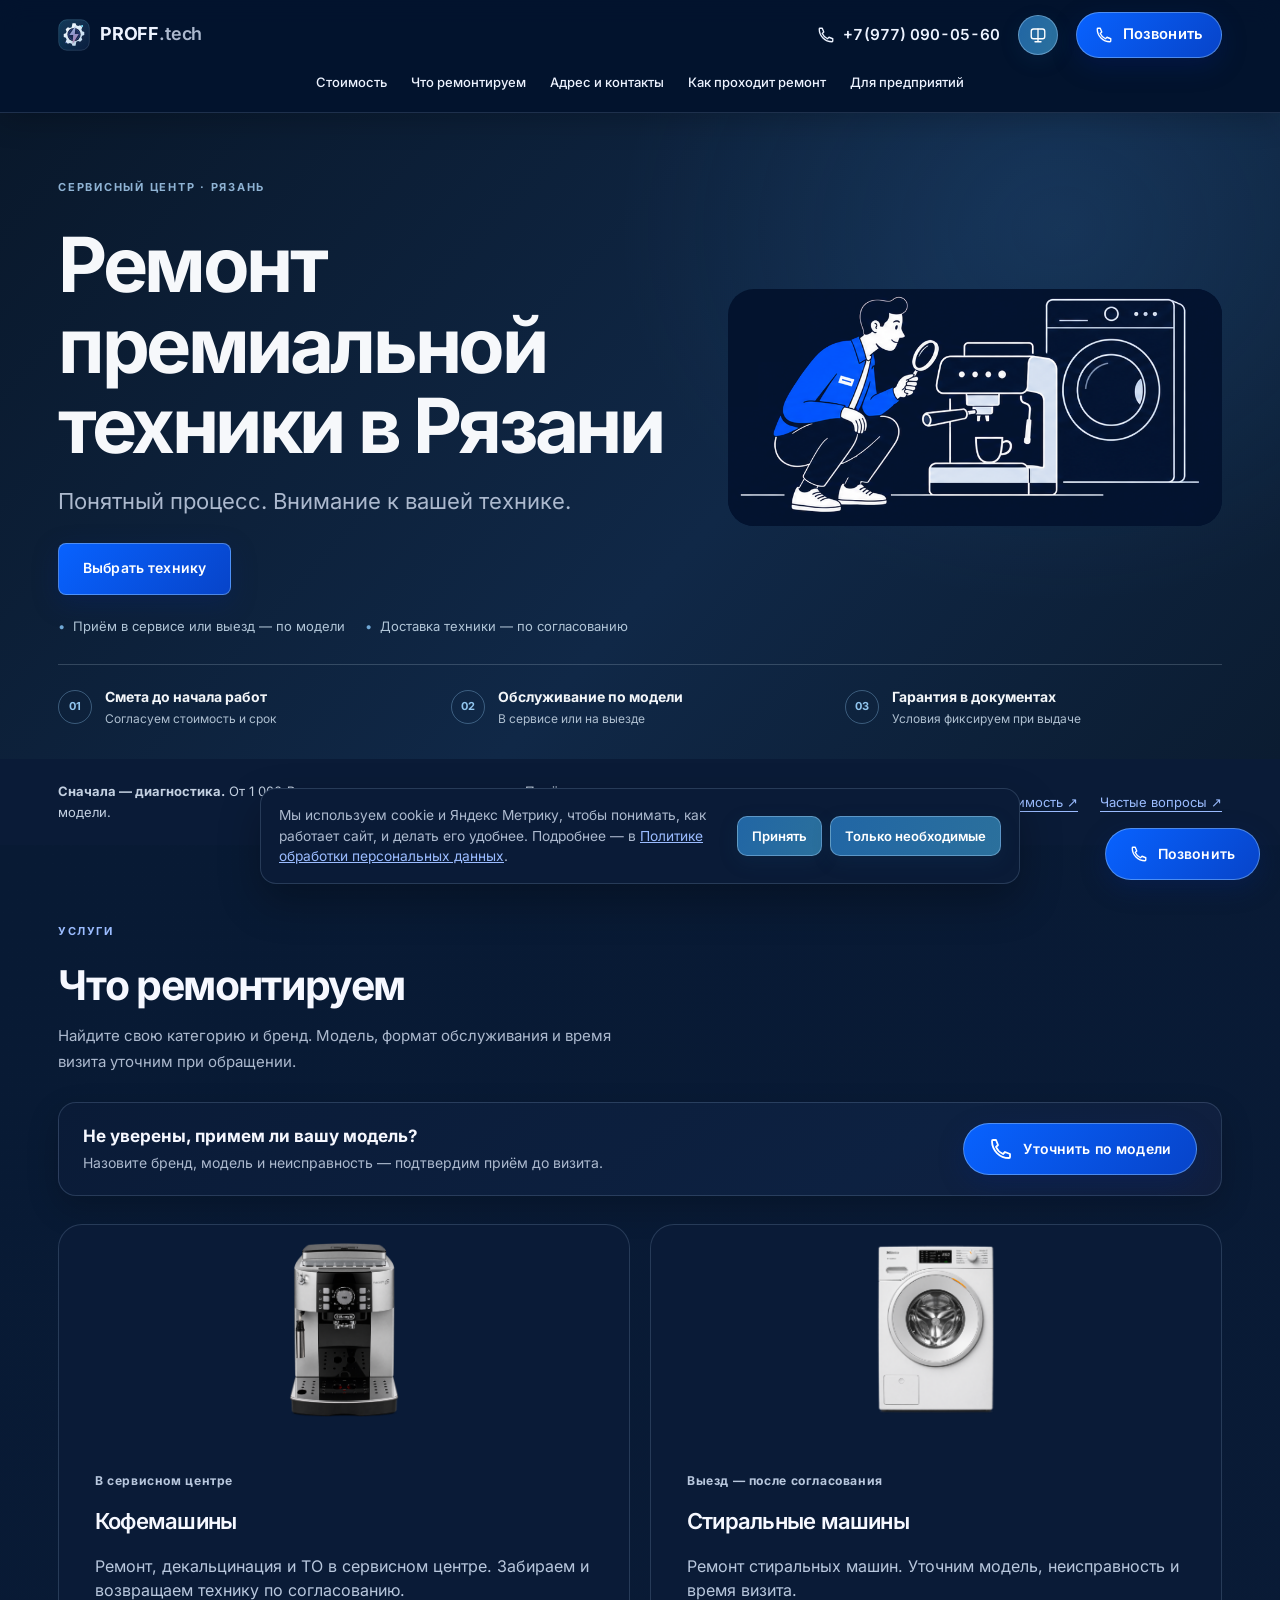
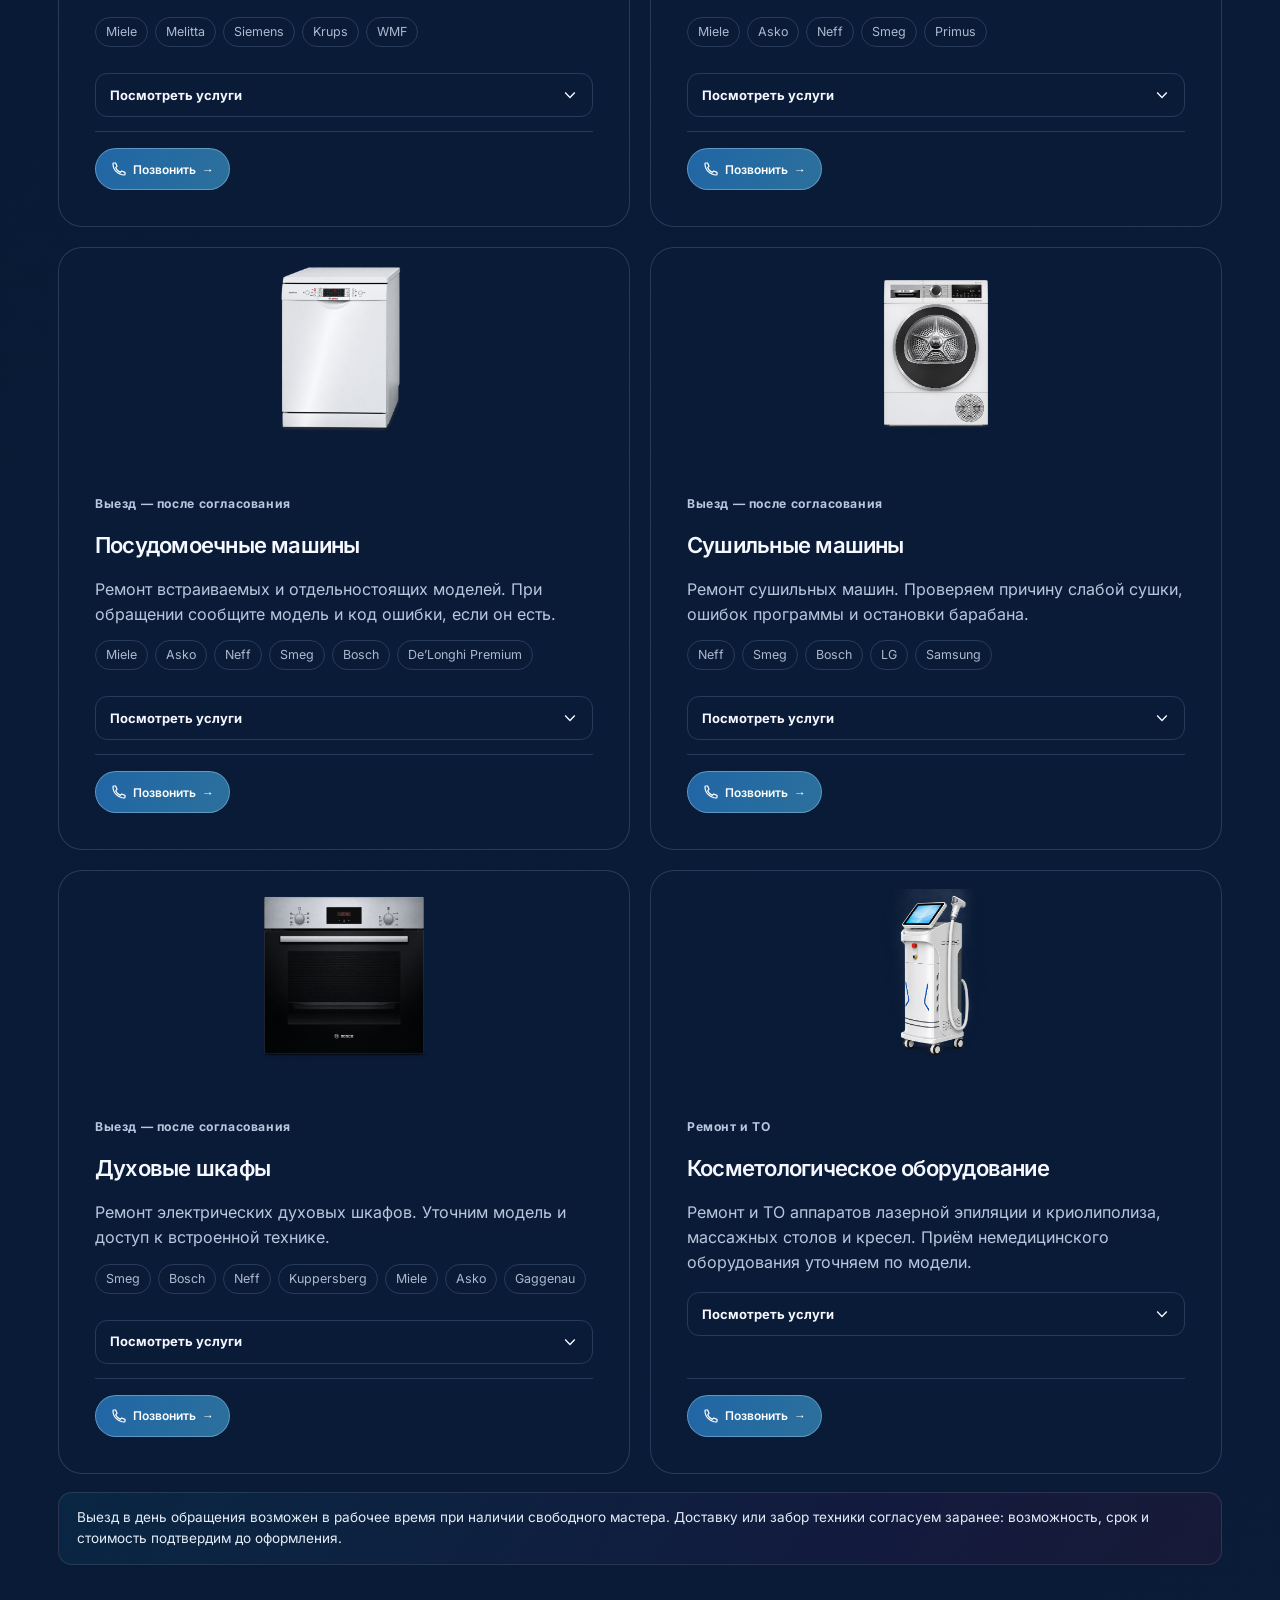
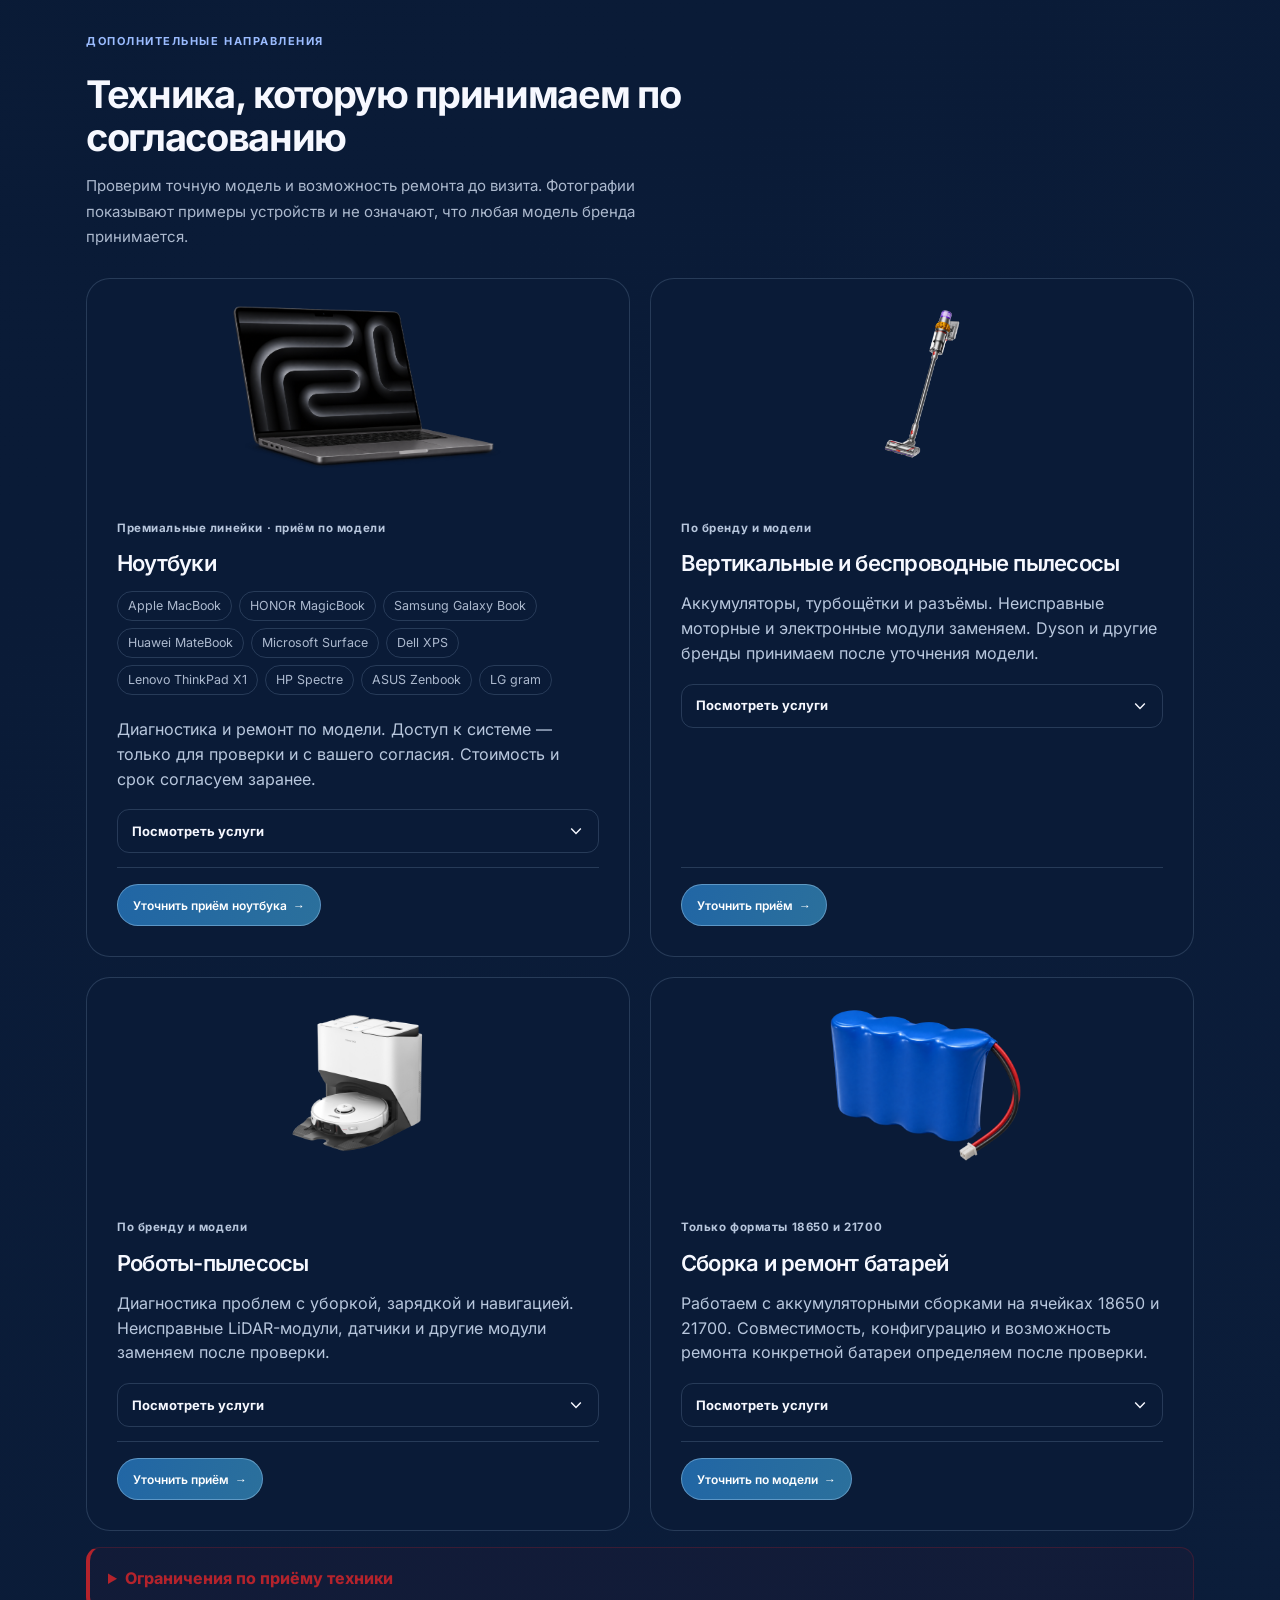
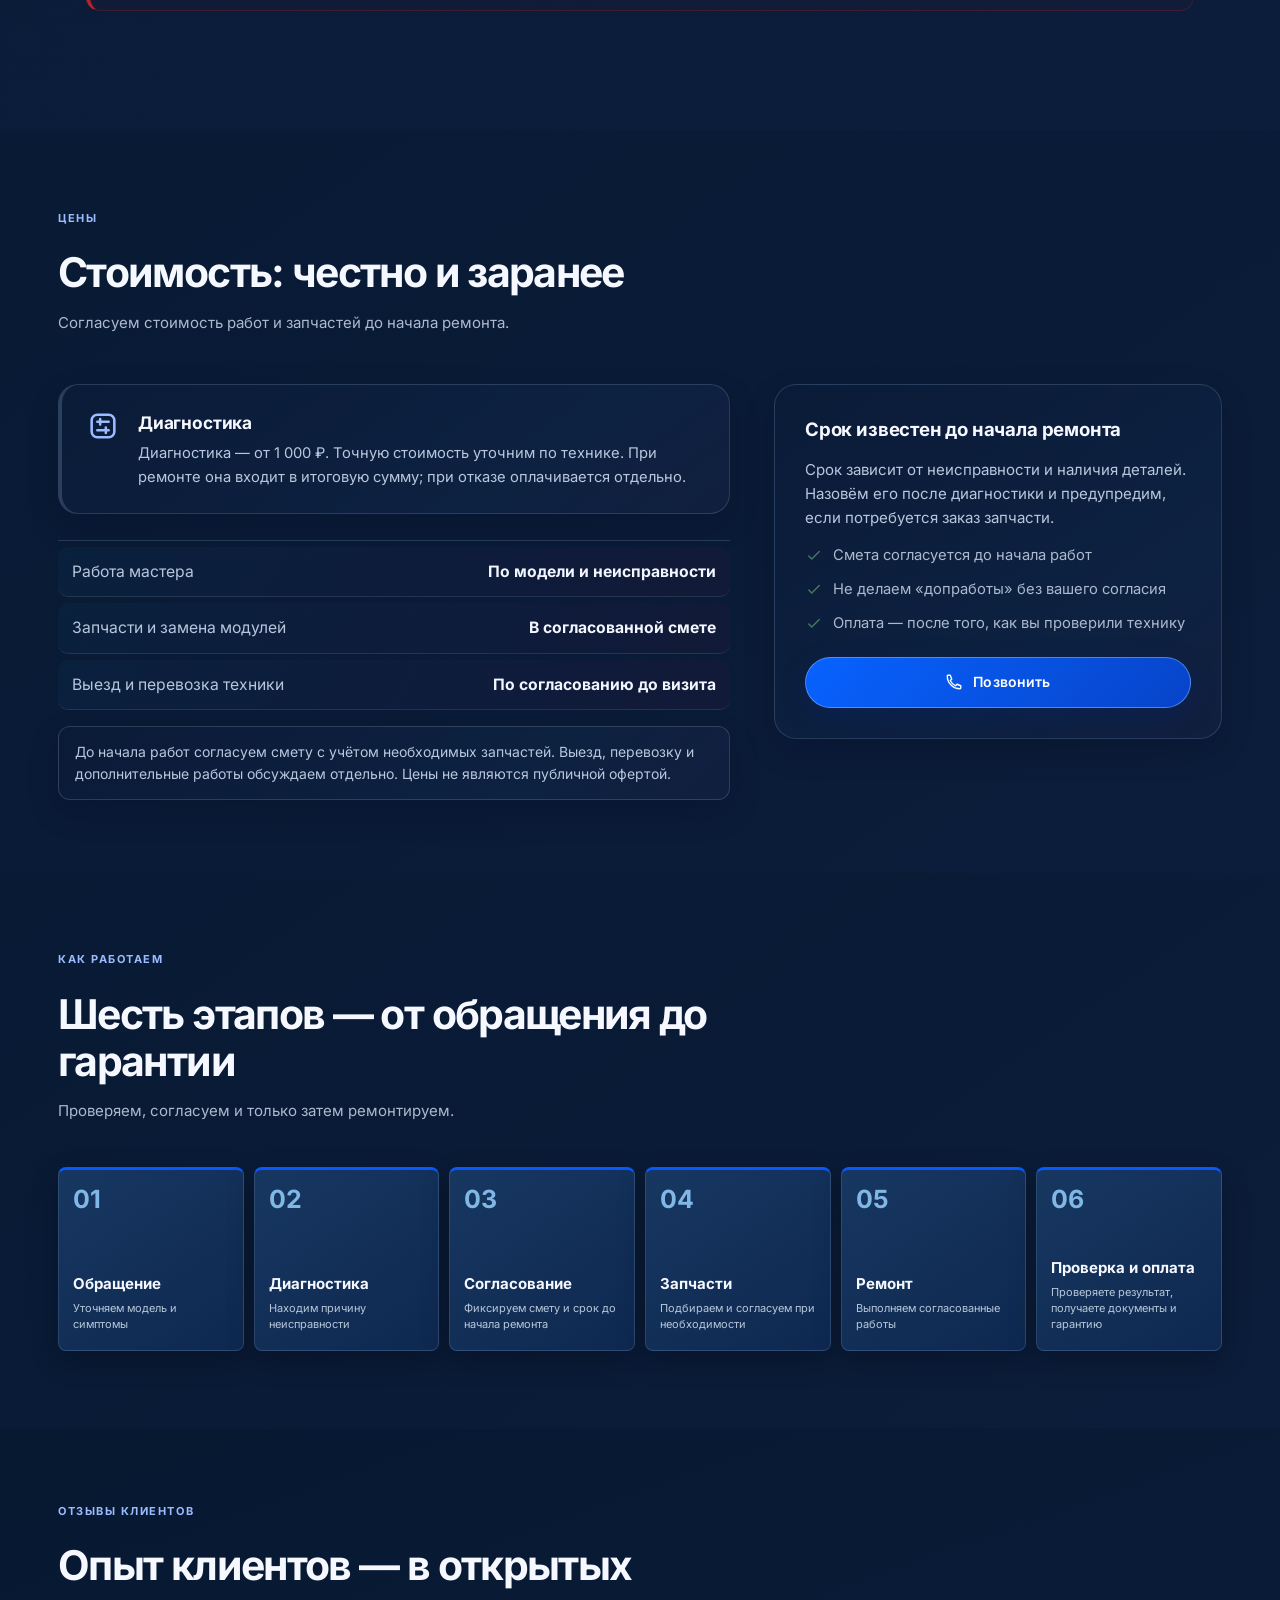
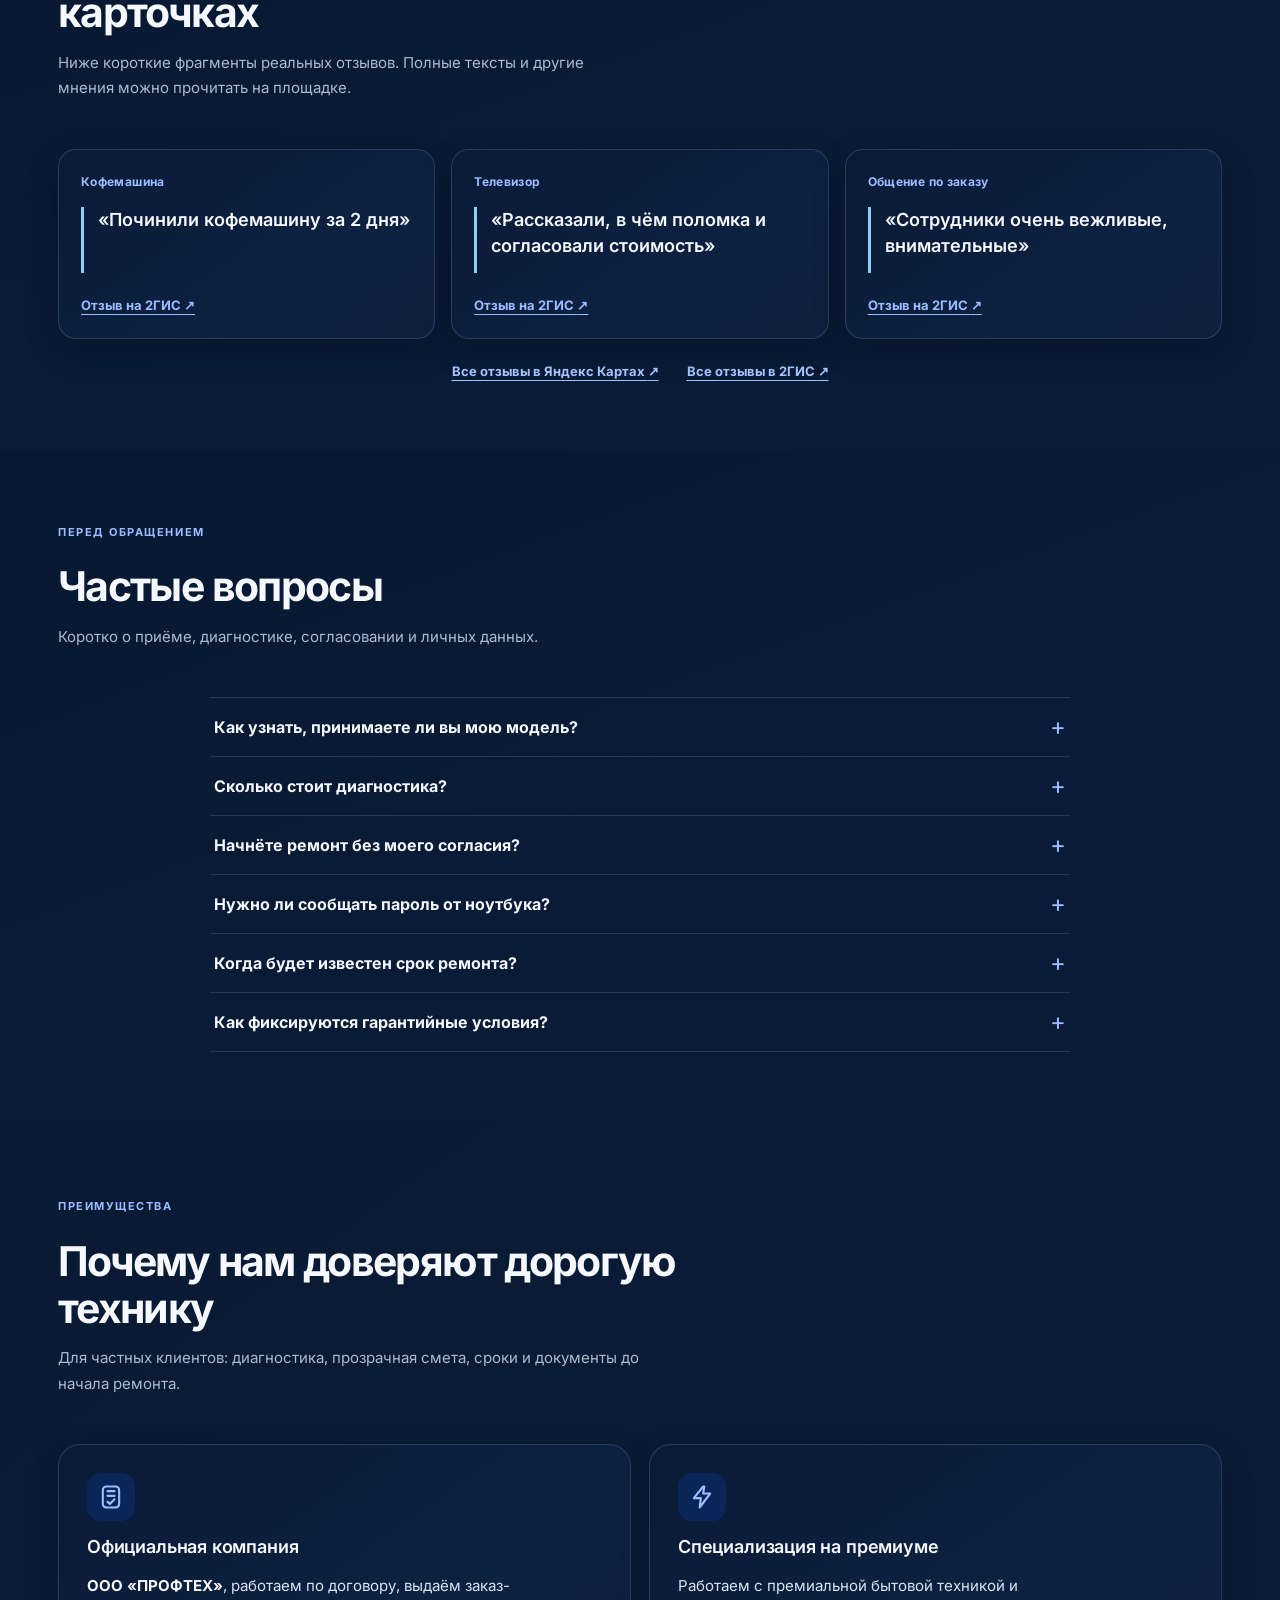
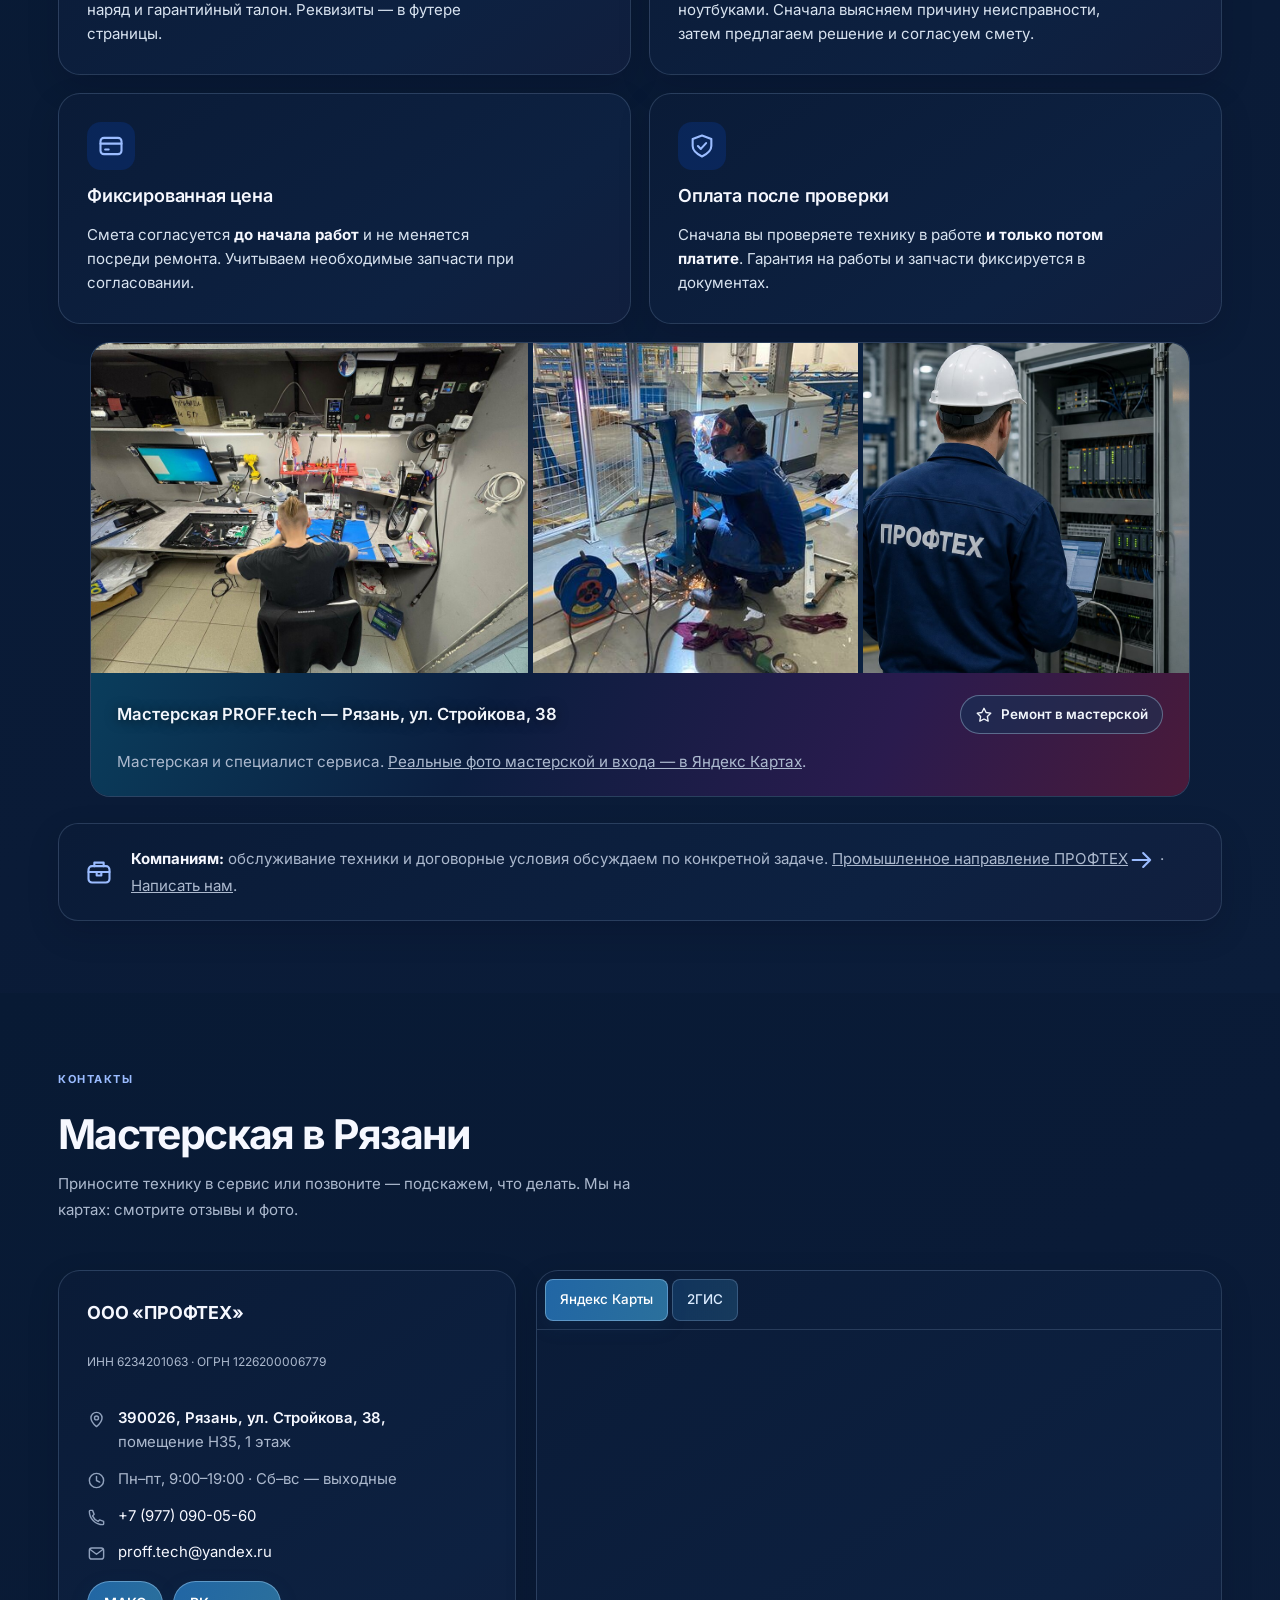
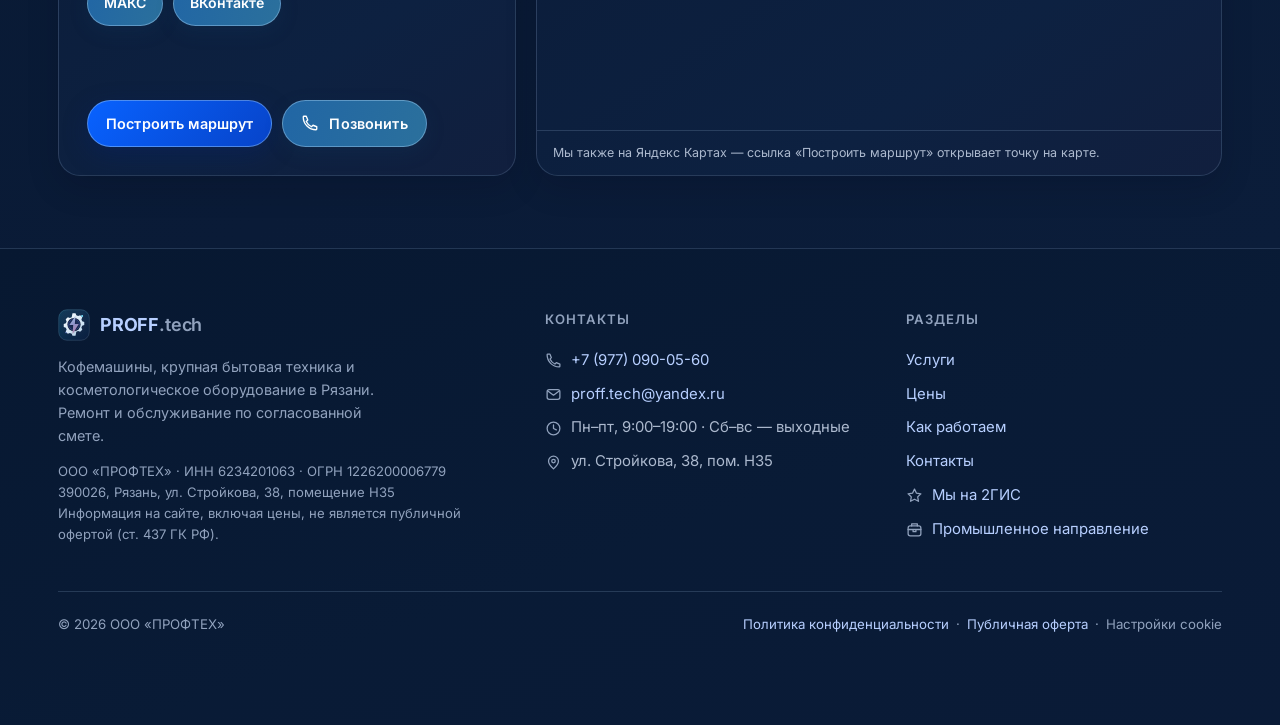
<file: index.html>
<!doctype html>
<html lang="ru">
<head>
<meta charset="utf-8">
<meta name="viewport" content="width=device-width, initial-scale=1, viewport-fit=cover">
<title>Ремонт премиальной техники и ноутбуков в Рязани | PROFF.tech</title>
<meta name="description" content="Ремонт премиальной бытовой техники, кофемашин и ноутбуков в Рязани. Конфиденциальная диагностика, согласование цены и срока до начала работ.">
<link rel="canonical" href="https://proff-tech.pro/">
<link rel="alternate" hreflang="ru-RU" href="https://proff-tech.pro/">
<link rel="alternate" hreflang="x-default" href="https://proff-tech.pro/">
<meta name="geo.region" content="RU-RYA">
<meta name="geo.placename" content="Рязань">
<meta name="ICBM" content="54.61664, 39.71712">
<meta name="yandex-verification" content="cde9e168b35b6332">
<meta name="theme-color" content="#F4F1EA" id="metaTheme">
<meta property="og:title" content="Ремонт премиальной техники и ноутбуков в Рязани — PROFF.tech">
<meta property="og:description" content="Ремонт премиальной бытовой техники, кофемашин и ноутбуков в Рязани. Конфиденциальная диагностика, цена и срок до начала работ.">
<meta property="og:type" content="website">
<meta property="og:url" content="https://proff-tech.pro/">
<meta property="og:locale" content="ru_RU">
<link rel="icon" type="image/svg+xml" href="favicon.svg">
<link rel="icon" type="image/png" sizes="48x48" href="favicon-48.png">
<link rel="shortcut icon" href="favicon.ico">
<link rel="apple-touch-icon" sizes="180x180" href="apple-touch-icon.png">
<script>document.documentElement.className='js'</script>
<link rel="preload" href="fonts/inter-cyrillic-wght-normal.woff2" as="font" type="font/woff2" crossorigin>
<link rel="preload" href="fonts/inter-latin-wght-normal.woff2" as="font" type="font/woff2" crossorigin>
<link rel="stylesheet" href="fonts/inter.css">
<script type="application/ld+json">
{
  "@context": "https://schema.org",
  "@type": "LocalBusiness",
  "name": "PROFF.tech — сервисный центр ООО «ПРОФТЕХ»",
  "description": "Ремонт премиальной бытовой техники, кофемашин и ноутбуков в Рязани. Конфиденциальная диагностика, цена и срок согласуются до начала работ.",
  "url": "https://proff-tech.pro/",
  "telephone": "+7-977-090-05-60",
  "email": "proff.tech@yandex.ru",
  "priceRange": "от 1000 ₽",
  "address": {
    "@type": "PostalAddress",
    "postalCode": "390026",
    "addressLocality": "Рязань",
    "streetAddress": "ул. Стройкова, 38, помещение Н35"
  },
  "geo": {"@type": "GeoCoordinates", "latitude": 54.61664, "longitude": 39.71712},
  "areaServed": {"@type": "City", "name": "Рязань"},
  "currenciesAccepted": "RUB",
  "knowsLanguage": "ru-RU",
  "openingHours": "Mo-Fr 09:00-19:00",
  "sameAs": ["https://2gis.ru/ryazan/firm/70000001074851469"]
}
</script>
<style>
/* ================= ДИЗАЙН-ТОКЕНЫ =================
   Светлая тема — базовая; тёмная включается автоматически
   по prefers-color-scheme или вручную кнопкой в шапке. */
:root{
  color-scheme:light;
  --bg:#F6F8FC;            /* фон страницы */
  --surface:#FFFFFF;       /* карточки */
  --surface-2:#EDF1F9;     /* вторичные плитки, инпуты */
  --line:rgba(18,28,50,.11);
  --text:#111A2E;          /* основной текст, контраст ~15:1 */
  --soft:#42506B;          /* вторичный текст ~8:1 */
  --muted:#68738E;         /* подписи ~5:1 */
  --accent:#2E5BFF;
  --accent-strong:#1F49D6;
  --accent-text:#2247CC;
  --accent-soft:rgba(46,91,255,.10);
  --danger:#D5333C;
  --ok:#178A50;
  --header:rgba(255,255,255,.88);
  --shadow:0 18px 44px rgba(23,32,60,.10);
  --font:'Inter',-apple-system,'Segoe UI',Roboto,Arial,sans-serif;
  --ease:cubic-bezier(.16,1,.3,1);
}
@media (prefers-color-scheme:dark){
  :root:not([data-theme="light"]){
    color-scheme:dark;
    --bg:#0A101E;
    --surface:#101A2E;
    --surface-2:#0D1526;
    --line:rgba(255,255,255,.10);
    --text:#F2F5FA;
    --soft:#AAB4C8;
    --muted:#7C87A0;
    --accent:#2E5BFF;
    --accent-strong:#4A73FF;
    --accent-text:#8CA3FF;
    --accent-soft:rgba(46,91,255,.16);
    --danger:#FF7A7A;
    --ok:#3ED78B;
    --header:rgba(10,16,30,.84);
    --shadow:0 18px 44px rgba(3,8,20,.5);
  }
}
:root[data-theme="dark"]{
  color-scheme:dark;
  --bg:#0A101E;
  --surface:#101A2E;
  --surface-2:#0D1526;
  --line:rgba(255,255,255,.10);
  --text:#F2F5FA;
  --soft:#AAB4C8;
  --muted:#7C87A0;
  --accent:#2E5BFF;
  --accent-strong:#4A73FF;
  --accent-text:#8CA3FF;
  --accent-soft:rgba(46,91,255,.16);
  --danger:#FF7A7A;
  --ok:#3ED78B;
  --header:rgba(10,16,30,.84);
  --shadow:0 18px 44px rgba(3,8,20,.5);
}

*{box-sizing:border-box;margin:0;padding:0}
html{scroll-behavior:smooth;scroll-padding-top:84px}
img,svg{max-width:100%}
body{font-family:var(--font);background:var(--bg);color:var(--text);font-size:1rem;line-height:1.6;-webkit-font-smoothing:antialiased;transition:background .25s ease,color .25s ease}
.wrap{max-width:1180px;margin:0 auto;padding:0 28px}
section{padding:92px 0}
h1,h2{letter-spacing:-.02em;line-height:1.08;font-weight:700}
h2{font-size:clamp(1.8rem,3vw,2.4rem);letter-spacing:-.015em;line-height:1.14}
.lede{color:var(--soft);font-size:1.06rem;max-width:56ch}
a{color:inherit}
.ic{width:24px;height:24px;flex:none;fill:none;stroke:currentColor;stroke-width:1.75;stroke-linecap:round;stroke-linejoin:round}
.ic-18{width:18px;height:18px}
.skip{position:absolute;left:-9999px;top:0;background:var(--accent);color:#fff;padding:10px 16px;border-radius:10px;z-index:99}
.skip:focus{left:16px;top:16px}
:focus-visible{outline:2px solid var(--accent);outline-offset:2px;border-radius:6px}
[hidden]{display:none!important}

/* появление при скролле (без JS всё видно сразу) */
.js .rv{opacity:0;transform:translateY(20px);transition:opacity .5s var(--ease),transform .5s var(--ease);transition-delay:calc(var(--i,0)*70ms)}
.js .rv.in{opacity:1;transform:none}

/* ================= КНОПКИ ================= */
.btn{display:inline-flex;align-items:center;justify-content:center;gap:10px;font:inherit;font-weight:600;font-size:.98rem;
  min-height:48px;padding:12px 26px;border-radius:12px;border:1px solid transparent;cursor:pointer;text-decoration:none;white-space:nowrap;
  transition:transform .15s var(--ease),background .15s ease,border-color .15s ease,color .15s ease}
.btn-primary{background:var(--accent);color:#fff}
.btn-primary:hover{background:var(--accent-strong);transform:scale(1.03)}
.btn-primary:active{transform:scale(.97)}
.btn-ghost{background:transparent;color:var(--soft);border-color:var(--line)}
.btn-ghost:hover{color:var(--text);border-color:var(--muted)}
.btn[disabled]{opacity:.6;cursor:progress;transform:none}

/* ================= ШАПКА ================= */
.site{position:sticky;top:0;z-index:50;background:var(--header);backdrop-filter:blur(12px);-webkit-backdrop-filter:blur(12px);border-bottom:1px solid var(--line)}
.site .wrap{display:flex;align-items:center;gap:22px;height:64px}
.logo{display:flex;align-items:center;gap:10px;font-weight:800;font-size:1.12rem;letter-spacing:-.01em;text-decoration:none}
.mark{width:28px;height:28px;border-radius:8px;background:var(--accent);display:grid;place-items:center;color:#fff}
.mark .ic{width:16px;height:16px;stroke-width:2.1}
.logo-name{display:inline-flex;align-items:baseline}
.logo-name span{color:var(--muted);font-weight:600}
nav.menu{display:flex;gap:24px;margin-left:auto}
nav.menu a{color:var(--soft);text-decoration:none;font-size:.92rem;font-weight:500;white-space:nowrap;transition:color .15s ease}
nav.menu a:hover{color:var(--text)}
.site .tel{display:flex;align-items:center;gap:8px;color:var(--text);text-decoration:none;font-weight:600;font-size:.95rem;font-variant-numeric:tabular-nums;white-space:nowrap;flex:none;transition:color .15s ease}
.site .tel:hover{color:var(--accent-text)}
.tel-m{display:none;align-items:center;justify-content:center;width:40px;height:40px;border-radius:10px;background:var(--accent);color:#fff;flex:none;transition:background .15s ease,transform .15s ease}
.tel-m:hover{background:var(--accent-strong)}
.tel-m:active{transform:scale(.94)}
.menu-cta{display:none}
.theme-btn{width:40px;height:40px;min-height:40px;padding:0;border-radius:10px;border:1px solid var(--line);background:transparent;color:var(--soft);cursor:pointer;display:grid;place-items:center;flex:none;transition:color .15s ease,border-color .15s ease}
.theme-btn:hover{color:var(--text);border-color:var(--muted)}
.site .btn{padding:10px 18px;min-height:42px;font-size:.92rem}
.burger{display:none;width:44px;height:44px;min-height:44px;padding:10px;border:none;border-radius:10px;background:transparent;cursor:pointer;flex-direction:column;justify-content:center;gap:5px;align-items:center}
.burger span{display:block;width:22px;height:2px;background:var(--text);border-radius:2px;transition:transform .2s ease,opacity .2s ease}
.burger[aria-expanded="true"] span:nth-child(1){transform:translateY(7px) rotate(45deg)}
.burger[aria-expanded="true"] span:nth-child(2){opacity:0}
.burger[aria-expanded="true"] span:nth-child(3){transform:translateY(-7px) rotate(-45deg)}

/* ================= HERO ================= */
.hero{position:relative;padding:88px 0 96px;overflow:hidden}
.hero::before{content:'';position:absolute;inset:0;background:radial-gradient(52% 44% at 80% 16%,var(--accent-soft),transparent 70%);pointer-events:none}
.hero-grid{position:relative;display:grid;grid-template-columns:1.2fr .8fr;gap:56px;align-items:center}
.pill{display:inline-flex;align-items:center;gap:8px;padding:8px 14px;border:1px solid var(--line);border-radius:999px;background:var(--surface);color:var(--soft);font-size:.84rem;font-weight:500}
.pill .ic{width:15px;height:15px;color:var(--accent-text)}
.hero h1{font-size:clamp(2.3rem,4.8vw,3.9rem);margin:22px 0 18px;max-width:18ch}
.hero .lede{margin-bottom:30px}
.hero .lede b{color:var(--text);font-weight:600}
.trust{display:flex;flex-wrap:wrap;gap:10px;margin-bottom:34px}
.trust li{display:inline-flex;align-items:center;gap:8px;list-style:none;padding:9px 14px;border-radius:12px;background:var(--surface);border:1px solid var(--line);color:var(--soft);font-size:.88rem;font-weight:500}
.trust .ic{width:17px;height:17px;color:var(--accent-text)}
.cta-row{display:flex;align-items:center;gap:20px;flex-wrap:wrap}
.cta-note{display:flex;flex-direction:column;gap:2px}
.cta-note a{font-weight:700;font-size:1.12rem;text-decoration:none;font-variant-numeric:tabular-nums;display:inline-flex;align-items:center;gap:8px}
.cta-note a .ic{color:var(--accent-text);width:19px;height:19px}
.cta-note a:hover{color:var(--accent-text)}
.cta-note small{color:var(--muted);font-size:.8rem}
.hero-facts{list-style:none;display:flex;flex-direction:column;gap:0;border:1px solid var(--line);border-radius:16px;background:var(--surface);overflow:hidden;box-shadow:var(--shadow)}
.hero-facts li{display:flex;gap:14px;align-items:center;padding:18px 22px;border-bottom:1px solid var(--line)}
.hero-facts li:last-child{border-bottom:none}
.hero-facts .ic{width:26px;height:26px;color:var(--accent-text)}
.hero-facts b{display:block;font-size:.98rem;font-weight:600;letter-spacing:-.01em}
.hero-facts span{color:var(--muted);font-size:.84rem}

/* ================= ЗАГОЛОВКИ СЕКЦИЙ ================= */
.sec-head{max-width:680px;margin-bottom:48px}
.sec-head p{color:var(--soft);margin-top:14px;max-width:56ch}
.kicker{display:inline-block;color:var(--accent-text);font-size:.82rem;font-weight:700;letter-spacing:.08em;text-transform:uppercase;margin-bottom:12px}

/* ================= УСЛУГИ ================= */
#services{background:var(--surface);border-top:1px solid var(--line);border-bottom:1px solid var(--line)}
.svc-grid{display:grid;grid-template-columns:repeat(6,1fr);gap:18px}
.svc{grid-column:span 2;display:flex;flex-direction:column;border-radius:16px;background:var(--bg);border:1px solid var(--line);overflow:hidden;
  transition:transform .22s var(--ease),border-color .22s ease,box-shadow .22s ease}
.svc:nth-child(4),.svc:nth-child(5){grid-column:span 3}
.svc:hover{transform:translateY(-5px);border-color:rgba(46,91,255,.4);box-shadow:var(--shadow)}
.svc-ill{background:#0F1930;border-bottom:1px solid rgba(255,255,255,.08)}
.svc-ill svg{display:block;width:100%;height:auto}
.svc-body{display:flex;flex-direction:column;gap:12px;padding:24px 24px 22px;flex:1}
.svc-body h3{font-size:1.16rem;font-weight:600;letter-spacing:-.01em}
.svc-sub{color:var(--muted);font-size:.86rem;margin-top:-6px}
.svc-list{list-style:none;display:flex;flex-direction:column;gap:7px;flex:1}
.svc-list li{display:flex;gap:9px;align-items:baseline;color:var(--soft);font-size:.92rem}
.svc-list li::before{content:'';width:5px;height:5px;border-radius:50%;background:var(--accent);flex:none;transform:translateY(-2px)}
.svc-foot{display:flex;justify-content:space-between;align-items:center;gap:12px;flex-wrap:wrap;padding-top:16px;border-top:1px solid var(--line)}
.from{font-weight:700;font-variant-numeric:tabular-nums;letter-spacing:-.01em;font-size:1.02rem}
.from small{display:block;color:var(--muted);font-weight:500;font-size:.78rem}
.svc-link{display:inline-flex;align-items:center;gap:6px;color:var(--accent-text);font-size:.9rem;font-weight:600;text-decoration:none}
.svc-link .ic{width:16px;height:16px;transition:transform .15s ease}
.svc-link:hover .ic{transform:translateX(3px)}
.svc-note{color:var(--muted);font-size:.88rem;margin-top:24px;max-width:76ch}

/* ================= ЦЕНЫ ================= */
.price-grid{display:grid;grid-template-columns:1.2fr .8fr;gap:44px;align-items:start}
.diag-card{display:flex;gap:18px;align-items:flex-start;background:var(--surface);border:1px solid var(--line);border-radius:16px;padding:24px;margin-bottom:26px;box-shadow:var(--shadow)}
.diag-card .ic{width:34px;height:34px;color:var(--accent-text);flex:none}
.diag-card b{font-size:1.08rem;letter-spacing:-.01em}
.diag-card p{color:var(--soft);font-size:.92rem;margin-top:6px}
.diag-price{margin-left:auto;text-align:right;flex:none}
.diag-price b{font-size:1.5rem;font-weight:800;letter-spacing:-.02em;font-variant-numeric:tabular-nums;white-space:nowrap}
.diag-price small{display:block;color:var(--muted);font-size:.78rem}
.plist{border-top:1px solid var(--line)}
.prow{display:flex;justify-content:space-between;align-items:baseline;gap:8px 24px;flex-wrap:wrap;padding:16px 2px;border-bottom:1px solid var(--line);font-size:.98rem}
.prow>span{color:var(--soft);min-width:0}
.prow small{display:block;color:var(--muted);font-size:.8rem}
.prow b{font-weight:700;font-variant-numeric:tabular-nums;white-space:nowrap}
.pnote{background:var(--surface);border:1px solid var(--line);border-radius:16px;padding:30px;display:flex;flex-direction:column;gap:14px}
.pnote h3{font-size:1.16rem;letter-spacing:-.01em}
.pnote p{color:var(--soft);font-size:.94rem}
.pnote ul{list-style:none;display:flex;flex-direction:column;gap:10px}
.pnote li{display:flex;gap:10px;color:var(--soft);font-size:.92rem}
.pnote li .ic{width:18px;height:18px;color:var(--ok);margin-top:3px}
.pnote .btn{margin-top:8px}
.price-note{margin-top:18px;color:var(--muted);font-size:.82rem;max-width:64ch}

/* ================= КАК РАБОТАЕМ ================= */
#steps{background:var(--surface);border-top:1px solid var(--line);border-bottom:1px solid var(--line)}
.steps{position:relative;list-style:none;display:grid;grid-template-columns:repeat(5,1fr);gap:26px;padding-top:8px}
.rail{position:absolute;top:31px;left:24px;right:24px;height:2px;background:var(--line);overflow:hidden;border-radius:2px}
.rail i{position:absolute;inset:0;background:linear-gradient(90deg,var(--accent),var(--accent-strong));transform:scaleX(0);transform-origin:left;border-radius:2px;transition:transform 1s var(--ease) .2s}
.js .steps.in .rail i{transform:scaleX(1)}
.step{position:relative;padding-top:72px}
.step-num{position:absolute;top:0;left:0;width:56px;height:56px;border-radius:16px;background:var(--surface-2);border:1px solid var(--line);display:grid;place-items:center;font-weight:800;font-size:1.05rem;color:var(--accent-text);font-variant-numeric:tabular-nums}
.step h3{font-size:1.06rem;font-weight:600;margin-bottom:8px;letter-spacing:-.01em}
.step p{color:var(--soft);font-size:.9rem}
.when{display:inline-block;margin-top:12px;padding:6px 12px;border-radius:999px;border:1px solid var(--line);color:var(--muted);font-size:.76rem;font-weight:500}

/* ================= ПРЕИМУЩЕСТВА ================= */
.adv-grid{display:grid;grid-template-columns:1fr 1fr;gap:18px}
.adv{padding:28px 26px;border-radius:16px;background:var(--surface);border:1px solid var(--line);display:flex;flex-direction:column;gap:12px}
.adv .ic{width:30px;height:30px;color:var(--accent-text)}
.adv h3{font-size:1.12rem;font-weight:600;letter-spacing:-.01em}
.adv p{color:var(--soft);font-size:.94rem;max-width:48ch}
.adv b{color:var(--text)}
.adv-photo{grid-column:1/-1;justify-self:center;width:100%;max-width:1040px;position:relative;padding:0;overflow:hidden;border:1px solid var(--line);border-radius:16px;background:#0F1930}
.adv-photo>img{display:block;width:100%;height:auto}
.adv-photo .cap{display:flex;align-items:center;justify-content:space-between;gap:16px;flex-wrap:wrap;padding:22px 26px;background:#0F1930;color:#fff}
.adv-photo .sign-copy{flex-basis:100%;margin:0;color:#e0e8f6;font-size:.95rem;line-height:1.6}
.adv-photo .cap b{font-size:1.04rem;font-weight:600;text-shadow:0 1px 12px rgba(0,0,0,.6)}
.adv-photo .cap .badge{display:inline-flex;align-items:center;gap:8px;padding:8px 14px;border-radius:999px;background:rgba(46,91,255,.28);border:1px solid rgba(140,163,255,.4);font-size:.84rem;font-weight:600;white-space:nowrap}
.b2b{margin-top:26px;display:flex;gap:18px;align-items:center;flex-wrap:wrap;background:var(--surface);border:1px dashed var(--muted);border-radius:16px;padding:22px 26px}
.b2b .ic{width:28px;height:28px;color:var(--accent-text);flex:none}
.b2b p{color:var(--soft);font-size:.94rem;flex:1 1 220px;min-width:0}
.b2b b{color:var(--text)}



/* ================= КОНТАКТЫ ================= */
.ct-grid{display:grid;grid-template-columns:.8fr 1.2fr;gap:20px;align-items:stretch}
.ct-card{background:var(--surface);border:1px solid var(--line);border-radius:16px;padding:28px;display:flex;flex-direction:column;gap:16px}
.ct-card h3{font-size:1.12rem;letter-spacing:-.01em}
.ct-list{list-style:none;display:flex;flex-direction:column;gap:13px}
.ct-list li{display:flex;gap:12px;align-items:flex-start;color:var(--soft);font-size:.93rem}
.ct-list .ic{width:19px;height:19px;margin-top:3px;color:var(--muted);flex:none}
.ct-list a{color:var(--text);text-decoration:none}
.ct-list a:hover{color:var(--accent-text)}
.ct-list b{color:var(--text);font-weight:600}
.ct-actions{display:flex;gap:10px;flex-wrap:wrap;margin-top:auto}
.ct-actions .btn{padding:11px 18px;min-height:46px;font-size:.9rem}
.msgr-row{display:flex;gap:10px;flex-wrap:wrap}
.msgr{display:inline-flex;align-items:center;gap:8px;padding:10px 16px;min-height:44px;border-radius:12px;border:1px solid var(--line);background:var(--bg);color:var(--soft);font-size:.88rem;font-weight:600;text-decoration:none;transition:border-color .15s ease,color .15s ease,transform .15s ease}
.msgr:hover{border-color:var(--accent);color:var(--text);transform:translateY(-1px)}
.map-wrap{background:var(--surface);border:1px solid var(--line);border-radius:16px;overflow:hidden;display:flex;flex-direction:column}
.mtabs{display:flex;gap:4px;padding:8px;border-bottom:1px solid var(--line)}
.mtab{font:inherit;font-size:.84rem;font-weight:500;padding:9px 14px;min-height:40px;border-radius:8px;border:1px solid transparent;background:transparent;color:var(--soft);cursor:pointer;transition:color .15s ease,background .15s ease}
.mtab:hover{color:var(--text)}
.mtab[aria-selected="true"]{background:var(--accent);color:#fff}
.map-frame{position:relative;flex:1;min-height:400px}
.mpanel{position:absolute;inset:0}
.mpanel[hidden]{display:none}
.mpanel iframe{width:100%;height:100%;border:0;display:block}
.gis-card{height:100%;display:flex;flex-direction:column;justify-content:center;gap:14px;padding:32px}
.gis-badge{display:inline-block;width:max-content;padding:6px 12px;border-radius:8px;background:var(--accent-soft);color:var(--accent-text);font-weight:700;font-size:.85rem;letter-spacing:.02em}
.gis-rating{display:flex;align-items:baseline;gap:10px}
.gis-rating b{font-size:2rem;font-weight:800;letter-spacing:-.02em;line-height:1}
.gis-rating span{color:var(--muted);font-size:.88rem}
.gis-card p{color:var(--soft);font-size:.92rem;max-width:46ch}
.map-note{padding:12px 16px;border-top:1px solid var(--line);color:var(--muted);font-size:.78rem}

/* ================= ФУТЕР ================= */
footer{border-top:1px solid var(--line);padding:60px 0 90px;background:var(--bg)}
.f-grid{display:grid;grid-template-columns:1.4fr 1fr 1fr;gap:44px;margin-bottom:44px}
.f-brand p{color:var(--muted);font-size:.9rem;margin-top:14px;max-width:36ch}
.f-rek{margin-top:14px;color:var(--muted);font-size:.82rem;line-height:1.6}
.f-col h3{font-size:.82rem;font-weight:600;color:var(--muted);text-transform:uppercase;letter-spacing:.08em;margin-bottom:14px}
.f-col a,.f-col span{display:flex;align-items:center;gap:9px;color:var(--soft);text-decoration:none;font-size:.93rem;padding:5px 0;transition:color .15s ease}
.f-col a:hover{color:var(--text)}
.f-col .ic{width:17px;height:17px;color:var(--muted)}
.f-bottom{display:flex;justify-content:space-between;gap:20px;flex-wrap:wrap;padding-top:22px;border-top:1px solid var(--line);color:var(--muted);font-size:.83rem}
.f-bottom a{color:var(--muted);text-decoration:none}
.f-bottom a:hover{color:var(--soft)}
.f-bottom .cookie-settings{font:inherit;color:var(--muted);background:none;border:0;padding:0;cursor:pointer}
.f-bottom .cookie-settings:hover{color:var(--soft);text-decoration:underline}

/* ================= МОБИЛЬНАЯ ПАНЕЛЬ ================= */
.mbar{display:none}

/* ================= АДАПТИВ ================= */
@media (max-width:1120px){
  .site .tel{display:none}
  .tel-m{display:inline-flex}
  nav.menu{gap:18px}
}
@media (max-width:1000px){
  .hero-grid{grid-template-columns:1fr;gap:44px}
  .hero-facts{flex-direction:row;flex-wrap:wrap}
  .hero-facts li{flex:1 1 200px;border-bottom:none;border-right:1px solid var(--line)}
  .hero-facts li:last-child{border-right:none}
  .steps{grid-template-columns:repeat(2,1fr);gap:34px 26px}
  .rail{display:none}
  .step{padding-top:0;padding-left:72px}
  .step-num{top:0}
}
@media (max-width:880px){
  .burger{display:flex}
  nav.menu{display:none}
  /* на телефонах убираем blur: он вызывает подтормаживание и дрожание при скролле */
  .site{position:sticky;background:var(--bg);backdrop-filter:none;-webkit-backdrop-filter:none}
  .site .wrap{gap:10px}
  .site>.wrap>.btn{display:none}
  .site.open nav.menu{display:flex;position:absolute;top:64px;left:0;right:0;flex-direction:column;gap:2px;background:var(--bg);border-bottom:1px solid var(--line);box-shadow:0 24px 44px rgba(3,8,20,.35);padding:10px 20px 20px;max-height:calc(100dvh - 64px);overflow:auto}
  .site.open nav.menu>a{padding:14px 6px;font-size:1.05rem;border-bottom:1px solid var(--line)}
  .site.open nav.menu>a:last-of-type{border-bottom:none}
  .site.open .menu-cta{display:flex;gap:10px;margin-top:16px}
  .site.open .menu-cta .btn{flex:1;padding:12px 16px;min-height:48px;font-size:.95rem}
}
@media (max-width:820px){
  .wrap{padding:0 20px}
  section{padding:64px 0}
  .svc-grid{grid-template-columns:1fr}
  .svc,.svc:nth-child(4),.svc:nth-child(5){grid-column:auto}
  .price-grid,.ct-grid,.adv-grid{grid-template-columns:1fr}
  .price-grid{gap:30px}
  .steps{grid-template-columns:1fr;gap:30px}
  .diag-card{flex-wrap:wrap}
  .diag-price{margin-left:52px}
  footer{padding-bottom:150px}
  .f-grid{grid-template-columns:1fr;gap:28px}
  .mbar{position:fixed;left:0;right:0;bottom:0;z-index:40;display:flex;gap:10px;padding:10px 14px calc(10px + env(safe-area-inset-bottom,0px));
    background:var(--surface);border-top:1px solid var(--line)}
  .mbar .btn{flex:1;min-height:50px;transform:none}
  .mbar .btn:hover,.mbar .btn:active{transform:none}
  .mbar .btn-ghost{flex:0 0 auto;padding:0 18px}
}
@media (max-width:600px){
  .steps{grid-template-columns:1fr;gap:26px}
  /* мобильный первый экран: что мы делаем, кнопки и ключевые условия — сразу перед глазами */
  .hero{padding:44px 0 56px}
  .hero-grid>div{display:flex;flex-direction:column;align-items:flex-start}
  .hero-grid>div .pill{order:0;font-size:.78rem;padding:7px 12px}
  .hero-grid>div h1{order:1;font-size:2rem;margin:14px 0 12px}
  .hero-grid>div .lede{order:2;font-size:.95rem;margin-bottom:18px}
  .hero-grid>div .cta-row{order:3}
  .hero-grid>div .trust{order:4;display:none}/* то же самое — в карточке фактов ниже */
  .hero-facts{box-shadow:none}
  .hero-facts li{flex:1 1 40%;padding:12px;gap:10px;border-right:none;border-bottom:none}
  .hero-facts li:nth-child(odd){border-right:1px solid var(--line)}
  .hero-facts li:nth-child(-n+2){border-bottom:1px solid var(--line)}
  .hero-facts .ic{width:20px;height:20px}
  .hero-facts b{font-size:.88rem}
  .hero-facts span{font-size:.74rem}
}
@media (max-width:480px){
  .hero h1{font-size:2.1rem}
  .cta-row{gap:14px}
}
@media (max-width:360px){
  .wrap{padding:0 16px}
  .site .wrap{gap:8px}
}

/* ================= ДОСТУПНОСТЬ ================= */
@media (prefers-reduced-motion:reduce){
  html{scroll-behavior:auto}
  .js .rv{opacity:1;transform:none;transition:none}
  .rail i{transform:scaleX(1)!important;transition:none}
  .btn,.svc,.msgr{transition:none}
}
.hero{padding:32px 0 40px}.hero-grid{grid-template-columns:1fr 1fr;gap:24px 36px}.hero-visual{margin:0;min-width:0;border-radius:20px;overflow:hidden}.hero-visual img{display:block;width:100%;height:auto}.hero-facts{grid-column:1/-1;display:grid;grid-template-columns:repeat(4,minmax(0,1fr));margin:0}.hero-facts li{padding:14px;border-bottom:0}.hero h1{font-size:clamp(2rem,4vw,3.4rem)}
@media(max-width:600px){.hero{padding:18px 0 28px}.hero-grid{display:flex;flex-direction:column;gap:14px}.hero-grid>div{display:contents}.hero-grid>div .pill{order:0;font-size:11px;padding:5px 8px}.hero-grid>div h1{order:1;font-size:28px;line-height:1.12;margin:0;align-self:stretch}.hero-visual{order:2;width:100%;height:170px}.hero-visual img{height:100%;object-fit:cover;object-position:center 55%}.hero-grid>div .lede{order:3;font-size:14px;margin:0}.hero-grid>div .cta-row{order:4;width:100%;gap:10px}.hero .cta-row>.btn{width:100%}.hero .cta-note{width:100%;text-align:center}.hero .cta-note small{display:none}.hero-facts{order:5;width:100%;grid-template-columns:repeat(2,minmax(0,1fr))}.hero-facts li{padding:9px;min-width:0}.hero-facts .ic{display:none}.hero-facts b{font-size:12px}.hero-facts span{font-size:11px;display:block}section:not(.hero){padding-top:36px;padding-bottom:36px}.svc-ill{height:110px;overflow:hidden}.svc-ill>svg{height:110px;width:100%}.svc-grid{gap:16px}}
/* Product-led service navigation */
.product-photo{width:100%;height:100%;background-repeat:no-repeat;background-size:100% 500%}.product-dyson{background-position:center 0%}.product-robot{background-position:center 25%}.product-coffee{background-position:center 50%}.product-tv{background-position:center 75%}.product-scooter{background-position:center 100%}
.svc-ill{height:auto;aspect-ratio:2/1;overflow:hidden;background:#d9dade}.svc-ill .product-photo{min-height:100%}.svc{box-shadow:none}.svc h3{font-size:1.3rem}.hero h1{letter-spacing:-.045em}.hero-grid{gap:24px 48px}.hero-choice{display:flex;flex-wrap:wrap;gap:12px 24px;align-items:center;margin:20px 0}.hero-choice a{font-weight:700;color:var(--accent-text);text-decoration:underline;text-underline-offset:5px}.hero-choice>span{font-size:14px;color:var(--soft)}.hero .trust{display:none}.hero-facts{box-shadow:none}.hero-facts span{color:var(--soft)}.menu{gap:20px}.svc-price small::after{content:' · запчасти отдельно';display:block;margin-top:4px}
@media(max-width:1000px) and (min-width:601px){.hero-grid{grid-template-columns:1fr 1fr}.hero h1{font-size:34px}.hero-facts{grid-template-columns:repeat(2,minmax(0,1fr))}}
@media(max-width:600px){.hero-grid{gap:12px}.hero-choice{order:4;margin:0;width:100%;justify-content:space-between;gap:8px}.hero-choice a,.hero-choice>span{font-size:12px}.hero-grid>div .cta-row{order:5}.hero-facts{order:6}.hero-visual{height:auto;aspect-ratio:2/1}.hero-visual img{object-fit:contain}.svc-ill{height:auto;aspect-ratio:2/1}.svc .svc-body{padding:18px}.hero-facts li{padding:9px}.hero h1{max-width:100%}.menu a{min-height:44px}.sec-head h2{font-size:28px}}
.product-dyson{background-size:cover;background-position:center}.product-robot{background-size:cover;background-position:center}.product-coffee{background-size:cover;background-position:center}.product-tv{background-size:cover;background-position:center}.product-scooter{background-size:cover;background-position:center}@media(min-width:881px) and (max-width:1120px){.menu{gap:12px}.menu>a{font-size:12px}.site .btn{padding-left:12px;padding-right:12px}.logo-name{font-size:17px}} @media(min-width:881px) and (max-width:1120px){#siteHeader .btn-primary{display:none}#siteNav{gap:10px}#siteNav>a{font-size:12px}}
/* Final readability and restrained motion */
.contact-requisites{font-size:12px;color:var(--soft);margin:8px 0 20px;overflow-wrap:anywhere}.svc-sub,.svc-note,.from small,.map-note{color:var(--soft)}.svc-link{min-height:44px;display:inline-flex;align-items:center}.svc-foot{align-items:flex-end}.from small{max-width:240px;line-height:1.5}.hero-visual{background:#0a101e}.hero-visual img{object-fit:cover}.adv-photo{border-radius:20px}.sec-head{max-width:760px}.sec-head p{max-width:65ch}.js .rv{opacity:1;transform:none;transition:none}.js .rv.in{animation:section-in .35s ease-out both}.btn:active{transform:translateY(1px)}
@keyframes section-in{from{opacity:.65;transform:translateY(8px)}to{opacity:1;transform:none}}
@media(hover:hover){.svc:hover{transform:translateY(-3px);box-shadow:0 12px 30px rgba(0,0,0,.12)}.product-photo{transition:filter .25s ease}.svc:hover .product-photo{filter:brightness(1.035)}}
@media(max-width:600px){.hero-visual{aspect-ratio:2/1}.hero-visual img{height:100%;width:100%;object-fit:cover}.svc-body{padding:18px}.svc-list{font-size:14px;line-height:1.6}.svc-sub{font-size:12px}.sec-head{margin-bottom:24px}.hero-facts span{line-height:1.45}.mbar{padding-bottom:max(12px,env(safe-area-inset-bottom))}}
@media(prefers-reduced-motion:reduce){html{scroll-behavior:auto!important}*,*::before,*::after{animation:none!important;transition:none!important}.svc:hover,.btn:active{transform:none}}

/* Visual identity: precise workshop, product-first */
body{background:var(--bg)}.wrap{max-width:1220px}.site{box-shadow:0 4px 24px rgba(0,0,0,.04)}.mark{border-radius:9px;box-shadow:0 4px 12px rgba(46,91,255,.25)}.site .wrap{gap:18px}nav.menu{gap:18px}nav.menu>a{font-size:13px;position:relative}nav.menu>a::after{content:'';position:absolute;left:0;bottom:-5px;width:100%;height:2px;background:var(--accent);transform:scaleX(0);transform-origin:left;transition:transform .2s ease}nav.menu>a:hover::after{transform:scaleX(1)}
.btn{border-radius:999px;padding:13px 25px;min-height:50px;font-size:14px;letter-spacing:.01em}.btn-primary{box-shadow:0 5px 16px rgba(46,91,255,.18)}.btn-primary:hover{transform:translateY(-2px);box-shadow:0 9px 24px rgba(46,91,255,.25)}.theme-btn,.tel-m{border-radius:50%}.ic{stroke-width:1.6}
.hero{background:#0a101e;color:#f2f5fa;padding:52px 0 28px}.hero::before{background:radial-gradient(ellipse at 75% 35%,rgba(46,91,255,.16),transparent 65%)}.hero-grid{grid-template-columns:1fr 1.05fr;gap:32px 48px}.hero h1{font-size:clamp(36px,4.2vw,58px);font-weight:700;line-height:1.04;max-width:17ch;margin:22px 0}.hero .pill{background:rgba(255,255,255,.04);color:#b6c4de;border-color:rgba(255,255,255,.12);font-size:12px}.hero .lede{color:#b6c4de;font-size:16px;line-height:1.65}.hero .lede b{color:#fff}.hero .cta-note a{color:#fff}.hero .cta-note small,.hero-choice>span{color:#b6c4de}.hero-choice a{color:#a7b9ff}.hero-visual{position:relative;isolation:isolate;border-radius:28px;border:1px solid rgba(255,255,255,.08);box-shadow:0 24px 64px rgba(0,0,0,.24)}.hero-visual img{display:block;aspect-ratio:1.42;object-fit:cover}.visual-label{position:absolute;z-index:1;top:16px;left:18px;font-size:10px;letter-spacing:.12em;text-transform:uppercase;color:#d4def2}.hero-facts{background:transparent;border:0;border-top:1px solid rgba(255,255,255,.14);border-radius:0;padding-top:14px}.hero-facts li{border:0;padding:10px 16px}.hero-facts li:first-child{padding-left:0}.hero-facts b{color:#f2f5fa;font-size:13px}.hero-facts span{color:#b6c4de;font-size:12px}.hero-facts .ic{color:#8ca3ff}

section{padding:72px 0}.kicker{font-size:11px;letter-spacing:.14em;font-weight:700}.sec-head h2{font-size:clamp(28px,3.2vw,42px);letter-spacing:-.04em;margin-top:10px}.sec-head p{font-size:15px;line-height:1.7}.svc{border-radius:22px;background:var(--surface);border-color:var(--line)}#services{background:var(--bg);border-top:0}.svc-grid{gap:20px}.svc-ill{aspect-ratio:1.8}.product-photo{background-size:cover}.svc-body{padding:24px;gap:15px}.svc-body h3{font-size:22px;letter-spacing:-.035em}.svc-list li{font-size:13px}.svc-sub{font-size:12px}.svc-foot{gap:16px}.svc-link{border:1px solid var(--line);border-radius:999px;padding:8px 14px;font-size:12px;min-height:40px}.svc-link:hover{background:var(--accent-soft)}.from{font-size:20px}.from small{font-size:11px;max-width:230px}.svc:nth-child(n+4) .svc-ill{aspect-ratio:2.5}.svc-note{font-size:12px;line-height:1.7}
.diag-card{border-radius:20px;border-left:4px solid var(--accent);box-shadow:none}.diag-price b{font-size:32px}.pnote,.adv,.ct-card,.map-wrap{border-radius:22px;box-shadow:none}.adv{padding:28px}.adv>.ic{padding:10px;width:48px;height:48px;border-radius:14px;background:var(--accent-soft)}.step-num{border-radius:50%;background:var(--accent);color:white;border:0;width:48px;height:48px}.rail{top:24px}.step{padding-top:66px}.when{border:0;background:var(--surface-2);color:var(--soft)}.b2b{border-style:solid;border-radius:20px}.mbar .btn{border-radius:999px}.msgr{border-radius:999px}.price-note{color:var(--soft)}
@media(min-width:881px) and (max-width:1120px){nav.menu{gap:12px}nav.menu>a{font-size:12px}.site .wrap{gap:12px}}
@media(max-width:880px){nav.menu>a{font-size:16px}nav.menu>a::after{display:none}.hero-grid{gap:24px}.hero h1{font-size:36px}.hero .lede{font-size:14px}}
@media(max-width:600px){.hero{padding:20px 0 24px}.hero-grid{gap:13px}.hero-grid>div h1{font-size:30px;line-height:1.06;max-width:100%;margin:0}.hero-grid>div .pill{font-size:10px}.hero-visual{border-radius:18px;aspect-ratio:2.1}.hero-visual img{aspect-ratio:auto;height:100%;width:100%;object-fit:cover}.visual-label{font-size:8px;top:10px;left:12px}.hero-grid>div .lede{font-size:13px;line-height:1.5}.hero-choice{gap:8px}.hero-choice>span,.hero-choice a{font-size:11px}.hero .cta-note a{font-size:17px}.hero-facts{padding-top:10px}.hero-facts li,.hero-facts li:first-child{padding:6px 10px;border:0!important}.hero-facts b{font-size:11px}.hero-facts span{font-size:10px}.hero-facts li:nth-child(odd){padding-left:0}section:not(.hero){padding-top:42px;padding-bottom:42px}.svc-ill,.svc:nth-child(n+4) .svc-ill{aspect-ratio:2}.svc-body{padding:20px}.svc-grid{gap:18px}.svc-body h3{font-size:21px}.svc-foot{flex-wrap:nowrap}.from{font-size:17px;min-width:0}.from small{font-size:10px}.svc-link{padding:8px 10px;font-size:11px;flex:none}.diag-price b{font-size:25px}.diag-card{padding:18px;gap:10px}.diag-card>.ic{display:none}.adv{padding:22px}.mbar{background:var(--surface);border-top:1px solid var(--line)}}
@media(prefers-reduced-motion:reduce){.btn,.svc,.product-photo,nav.menu>a::after{transition:none!important}.btn-primary:hover{transform:none}}
@media(max-width:360px){.site .wrap{gap:8px}.logo{gap:6px;font-size:16px}.svc-foot{flex-wrap:wrap}} 
.more-services{max-width:1164px;margin:0 auto;padding:24px 28px 48px}.more-services>h3{font-size:26px;margin-bottom:10px}.more-services>p{color:var(--soft);margin-bottom:20px}.service-detail{border-bottom:1px solid var(--line)}.service-detail summary{cursor:pointer;padding:18px 0;font-weight:600;min-height:48px}.service-detail>div{padding:0 0 20px;color:var(--soft);line-height:1.8}.service-detail .svc-link{margin-top:12px}.step{padding-top:66px;min-width:0;overflow:visible}.step h3,.step p,.step .when{visibility:visible;opacity:1;position:relative;z-index:1}.steps{overflow:visible}.rail{z-index:0;pointer-events:none}
@media(max-width:1000px){.step{padding-top:0;padding-left:66px}}@media(prefers-reduced-motion:reduce){.js .rv.in{animation:none}}

/* QA: timeline alignment and consistent symbol metrics */
.ic{stroke-width:1.8;stroke-linecap:round;stroke-linejoin:round;vertical-align:middle}.steps{padding-top:0;gap:26px}.steps::before{content:'';position:absolute;top:24px;left:24px;right:calc((100% - 104px)/5 - 24px);height:2px;background:var(--accent);pointer-events:none}.step-num{z-index:2}.step{padding-top:66px}.hero-facts li{align-items:flex-start}.hero-facts .ic{margin-top:2px}.more-services>h3{margin-top:28px}.service-detail summary::marker{color:var(--accent-text)}
@media(max-width:1000px){.steps::before{display:none}.step{padding-top:0;padding-left:66px}.step-num{top:0;left:0}}
.brief-catalog{grid-template-columns:repeat(2,minmax(0,1fr))}.brief-catalog .svc{grid-column:auto}.brief-catalog .svc-foot{margin-top:auto}.service-format{font-weight:700;color:var(--accent-text);letter-spacing:.04em}@media(max-width:640px){.brief-catalog{grid-template-columns:minmax(0,1fr)}}


.brief-catalog .svc{background:linear-gradient(155deg,var(--surface),var(--bg));border-radius:24px}
.brief-catalog .svc-body{padding:clamp(20px,3vw,36px);gap:14px}
.brief-catalog .service-format{margin:0;font-size:.76rem;letter-spacing:.05em}
.service-description{color:var(--soft);line-height:1.55;margin:0}
.brand-list{list-style:none;display:flex;flex-wrap:wrap;gap:7px;padding:0;margin:0 0 8px}
.brand-list li{padding:4px 10px;border-radius:999px;border:1px solid var(--line);color:var(--soft);font-size:.78rem}
.service-visit-note{margin:18px 0 0;color:var(--soft);font-size:.85rem}
.service-exclusions{margin-top:16px}

.catalog-photo {
  display: grid;
  grid-template: minmax(0, 1fr) / minmax(0, 1fr);
  place-items: center;
  height: clamp(184px, 25vw, 260px);
  padding: 22px 28px;
  background: #fff;
  border-bottom: 1px solid var(--line);
}
.catalog-photo img {
  display: block;
  width: 100%;
  height: 100%;
  min-height: 0;
  object-fit: contain;
}
.brief-catalog .svc-body { flex: 1; min-width: 0; }
@media (max-width: 640px) {
  .catalog-photo { height: 210px; padding: 18px 22px; }
}
/* ================= COOKIE / АНАЛИТИКА ================= */
.cookie-bar{position:fixed;left:16px;right:16px;bottom:16px;z-index:60;max-width:760px;margin:0 auto;display:flex;gap:16px;align-items:center;flex-wrap:wrap;padding:16px 18px;border:1px solid var(--line);border-radius:16px;background:var(--surface);box-shadow:var(--shadow)}
.cookie-bar[hidden]{display:none}
.cookie-bar p{margin:0;flex:1 1 320px;font-size:.86rem;line-height:1.5;color:var(--soft)}
.cookie-bar a{color:var(--accent-text);text-decoration:underline}
.cookie-actions{display:flex;gap:8px;flex-wrap:wrap}
.cookie-actions button{font:inherit;font-size:.82rem;font-weight:600;min-height:40px;padding:0 14px;border-radius:10px;border:1px solid var(--line);cursor:pointer}
.cookie-accept{background:var(--accent);color:#fff;border-color:var(--accent)}
.cookie-decline{background:transparent;color:var(--soft)}
@media (max-width:880px){.cookie-bar{bottom:calc(84px + env(safe-area-inset-bottom))}}
@media(min-width:1001px){.hero-grid{grid-template-columns:minmax(0,1.3fr) minmax(0,.7fr);gap:28px 40px}.hero-visual img{aspect-ratio:1.9;object-position:24% center}}
@media(min-width:601px) and (max-width:1000px){.hero-grid{grid-template-columns:minmax(0,1.15fr) minmax(0,.85fr)}.hero-visual img{aspect-ratio:1.8;object-position:24% center}}
@media(max-width:600px){.hero-visual img{object-position:24% center}}

/* Вариант 4: приглушённый тёмно-синий, градиент 45° слева направо */
:root{--bg:#EDF3F8;--surface:#F8FBFD;--surface-2:#DCE8F1;--line:rgba(36,69,96,.14);--text:#1D3449;--soft:#49657D;--muted:#71899E;--accent:#456F8E;--accent-strong:#315A78;--accent-text:#315A78;--accent-soft:rgba(69,111,142,.12);--danger:#B4232C;--ok:#477A66;--header:rgba(248,251,253,.93);--shadow:0 18px 44px rgba(30,67,96,.10)}
:root[data-theme="light"]{color-scheme:light;--bg:#EDF3F8;--surface:#F8FBFD;--surface-2:#DCE8F1;--line:rgba(36,69,96,.14);--text:#1D3449;--soft:#49657D;--muted:#71899E;--accent:#456F8E;--accent-strong:#315A78;--accent-text:#315A78;--accent-soft:rgba(69,111,142,.12);--danger:#B4232C;--ok:#477A66;--header:rgba(248,251,253,.93);--shadow:0 18px 44px rgba(30,67,96,.10)}
:root[data-theme="dark"]{--bg:#101D2B;--surface:#182A3B;--surface-2:#23384C;--line:rgba(229,239,248,.13);--text:#F0F5FA;--soft:#C0D0DE;--muted:#98AEC0;--accent:#6C94B1;--accent-strong:#84A9C3;--accent-text:#A1BDD2;--accent-soft:rgba(108,148,177,.16);--danger:#FF7777;--ok:#8BC3AA;--header:rgba(16,29,43,.92);--shadow:0 18px 44px rgba(0,0,0,.34)}
@media(prefers-color-scheme:dark){:root:not([data-theme="light"]){--bg:#101D2B;--surface:#182A3B;--surface-2:#23384C;--line:rgba(229,239,248,.13);--text:#F0F5FA;--soft:#C0D0DE;--muted:#98AEC0;--accent:#6C94B1;--accent-strong:#84A9C3;--accent-text:#A1BDD2;--accent-soft:rgba(108,148,177,.16);--danger:#FF7777;--ok:#8BC3AA;--header:rgba(16,29,43,.92);--shadow:0 18px 44px rgba(0,0,0,.34)}}
body{background:var(--bg)}.site,.site .logo,.site nav.menu>a,.site .tel{color:var(--text)}#siteHeader .logo-name b,#siteHeader nav.menu>a,#siteHeader .tel{color:var(--text)!important}#siteHeader .logo-name span{color:var(--soft)!important}.site .tel:hover{color:var(--accent-text)}.mark{box-shadow:0 4px 14px rgba(49,90,120,.20)}.btn-primary{background:linear-gradient(45deg,#315A78 0%,#456F8E 55%,#527C9A 100%);box-shadow:0 5px 16px rgba(36,77,109,.18)}.btn-primary:hover{background:linear-gradient(45deg,#274C68 0%,#315A78 55%,#3F6887 100%);box-shadow:0 9px 24px rgba(36,77,109,.24)}
.hero{background:linear-gradient(45deg,#B9D5EA 0%,#D6E6F1 48%,#F5F9FC 100%);color:var(--text)}.hero::before{background:none}.hero .pill{background:rgba(248,251,253,.88);color:#49657D;border-color:rgba(36,69,96,.14)}.hero .lede{color:#49657D}.hero .lede b,.hero .cta-note a,.hero-facts b{color:#1D3449}.hero .cta-note small,.hero-choice>span,.hero-facts span{color:#49657D}.hero-choice a,.hero-facts .ic{color:#315A78}.hero-visual{background:#DCE8F1;border-color:rgba(36,69,96,.13);box-shadow:0 18px 44px rgba(30,67,96,.10)}.hero-visual img{object-fit:cover;object-position:center;transform:scale(1.32)}.hero-facts{border-top-color:rgba(36,69,96,.16)}.visual-label{background:rgba(29,52,73,.78);color:#fff;border:1px solid rgba(255,255,255,.25);backdrop-filter:blur(10px)}
:root[data-theme="dark"] .hero{background:linear-gradient(45deg,#152B40 0%,#1E354A 48%,#2A4358 100%);color:#F0F5FA}:root[data-theme="dark"] .hero .pill{background:rgba(255,255,255,.04);color:#C0D0DE;border-color:rgba(229,239,248,.13)}:root[data-theme="dark"] .hero .lede,:root[data-theme="dark"] .hero .cta-note small,:root[data-theme="dark"] .hero-choice>span,:root[data-theme="dark"] .hero-facts span{color:#C0D0DE}:root[data-theme="dark"] .hero .lede b,:root[data-theme="dark"] .hero .cta-note a,:root[data-theme="dark"] .hero-facts b{color:#F0F5FA}:root[data-theme="dark"] .hero-choice a,:root[data-theme="dark"] .hero-facts .ic{color:#A1BDD2}:root[data-theme="dark"] .hero-visual{border-color:rgba(229,239,248,.13);box-shadow:0 18px 44px rgba(0,0,0,.28)}:root[data-theme="dark"] .hero-facts{border-top-color:rgba(229,239,248,.14)}
@media(prefers-color-scheme:dark){:root:not([data-theme="light"]) .hero{background:linear-gradient(45deg,#152B40 0%,#1E354A 48%,#2A4358 100%);color:#F0F5FA}:root:not([data-theme="light"]) .hero .pill{background:rgba(255,255,255,.04);color:#C0D0DE;border-color:rgba(229,239,248,.13)}:root:not([data-theme="light"]) .hero .lede,:root:not([data-theme="light"]) .hero .cta-note small,:root:not([data-theme="light"]) .hero-choice>span,:root:not([data-theme="light"]) .hero-facts span{color:#C0D0DE}:root:not([data-theme="light"]) .hero .lede b,:root:not([data-theme="light"]) .hero .cta-note a,:root:not([data-theme="light"]) .hero-facts b{color:#F0F5FA}:root:not([data-theme="light"]) .hero-choice a,:root:not([data-theme="light"]) .hero-facts .ic{color:#A1BDD2}:root:not([data-theme="light"]) .hero-facts{border-top-color:rgba(229,239,248,.14)}}
.hero{background:radial-gradient(ellipse 72% 100% at 100% 100%,#4A1A3A 0%,rgba(74,26,58,.05) 88%,transparent 100%),radial-gradient(ellipse 80% 80% at 54% 100%,#2A1B4E 0%,rgba(42,27,78,.08) 88%,transparent 100%),radial-gradient(ellipse 78% 78% at 0% 0%,#0A3D5C 0%,rgba(10,61,92,.08) 88%,transparent 100%),linear-gradient(145deg,#0B1E3F 0%,#0B1E3F 48%,#2A1B4E 100%);color:#F2F6FC}
.hero .pill{background:rgba(255,255,255,.075);color:#DBE8F4;border-color:rgba(221,237,250,.19)}
.hero .lede{color:#D5E1ED}.hero .lede b,.hero .cta-note a,.hero-facts b{color:#F7FAFE}
.hero .cta-note small,.hero-choice>span,.hero-facts span{color:#C5D5E4}
.hero-choice a,.hero-facts .ic{color:#A9CEE8}
.hero-visual{background:rgba(221,235,247,.14);border-color:rgba(221,237,250,.2);box-shadow:0 18px 44px rgba(0,0,0,.22)}
.hero-facts{border-top-color:rgba(221,237,250,.2)}
:root[data-theme="light"] .hero,:root[data-theme="dark"] .hero{background:radial-gradient(ellipse 75% 95% at 0% 0%,#0A3D5C 0%,rgba(10,61,92,.18) 76%,transparent 100%),radial-gradient(ellipse 78% 105% at 100% 100%,#4A1A3A 0%,rgba(74,26,58,.2) 78%,transparent 100%),linear-gradient(145deg,#0B1E3F 18%,#2A1B4E 88%);color:#F2F6FC}
:root[data-theme="light"] .hero .pill,:root[data-theme="dark"] .hero .pill{background:rgba(255,255,255,.075);color:#DBE8F4;border-color:rgba(221,237,250,.19)}
:root[data-theme="light"] .hero .lede,:root[data-theme="dark"] .hero .lede{color:#D5E1ED}
:root[data-theme="light"] .hero .lede b,:root[data-theme="light"] .hero .cta-note a,:root[data-theme="light"] .hero-facts b,:root[data-theme="dark"] .hero .lede b,:root[data-theme="dark"] .hero .cta-note a,:root[data-theme="dark"] .hero-facts b{color:#F7FAFE}
:root[data-theme="light"] .hero .cta-note small,:root[data-theme="light"] .hero-choice>span,:root[data-theme="light"] .hero-facts span,:root[data-theme="dark"] .hero .cta-note small,:root[data-theme="dark"] .hero-choice>span,:root[data-theme="dark"] .hero-facts span{color:#C5D5E4}
:root[data-theme="light"] .hero-choice a,:root[data-theme="light"] .hero-facts .ic,:root[data-theme="dark"] .hero-choice a,:root[data-theme="dark"] .hero-facts .ic{color:#A9CEE8}
@media(prefers-color-scheme:dark){:root:not([data-theme="light"]) .hero{background:radial-gradient(ellipse 75% 95% at 0% 0%,#0A3D5C 0%,rgba(10,61,92,.18) 76%,transparent 100%),radial-gradient(ellipse 78% 105% at 100% 100%,#4A1A3A 0%,rgba(74,26,58,.2) 78%,transparent 100%),linear-gradient(145deg,#0B1E3F 18%,#2A1B4E 88%);color:#F2F6FC}}
.extra-head{margin:38px 0 24px}.extra-head h2{font-size:clamp(26px,3vw,38px);letter-spacing:-.035em}.extra-catalog{margin-top:0}.extra-card .catalog-photo{background:linear-gradient(45deg,#F8FBFD,#DCE8F1)}.extra-card .catalog-photo img{object-fit:contain}.extra-card .svc-body{padding:clamp(20px,2.4vw,30px)}.extra-card .service-format{font-size:.72rem}.extra-card h3{line-height:1.18}.extra-card .svc-foot{margin-top:auto}.battery-photo{display:flex;align-items:center;justify-content:center;gap:14px}.battery-photo img{width:43%;height:86%;object-fit:contain}.extra-catalog .battery-photo{background:linear-gradient(45deg,#F4F8FC,#D7E4EE)}
.service-exclusions{border:1px solid rgba(180,35,44,.25);border-left:4px solid var(--danger);border-radius:14px;padding:0 18px;background:rgba(180,35,44,.045)}.service-exclusions summary{color:var(--danger);font-weight:750}.service-exclusions summary::marker{color:var(--danger)}.service-exclusions>div{padding-bottom:14px;color:var(--text)}.service-exclusions>div p+p{margin-top:8px}
.call-cta-wrap{display:inline-flex;align-items:center;gap:10px}.call-hint{display:inline-flex;align-items:center;justify-content:center;width:46px;height:26px;flex:none;color:#C6E5F7;filter:drop-shadow(0 2px 5px rgba(116,181,220,.38));animation:callPoint 1.25s cubic-bezier(.4,0,.2,1) infinite}.call-hint svg{display:block;width:100%;height:100%;overflow:visible}.call-hint .call-arrow{fill:none;stroke:url(#callArrowGradient);stroke-width:2.8;stroke-linecap:round;stroke-linejoin:round}.cta-row{align-items:center}@keyframes callPoint{0%,100%{transform:translateX(0);opacity:.84}50%{transform:translateX(-6px);opacity:1}}
@media(prefers-reduced-motion:reduce){.call-hint{animation:none}}
@media(max-width:640px){.extra-head{padding:0 0}.extra-card .catalog-photo{height:200px}.battery-photo img{height:82%}.call-cta-wrap{width:100%;justify-content:center}.call-cta-wrap .btn{width:calc(100% - 46px)}.call-hint{font-size:25px}}
/* Ячейки батарей: единая чисто-белая предметная подложка */
.extra-catalog .battery-photo{background:#fff!important;border:1px solid rgba(16,35,68,.08);gap:10px;padding:12px 18px}
.extra-catalog .battery-photo img{width:calc(50% - 5px);height:100%;object-fit:contain;background:#fff;border-radius:8px}
@media(max-width:640px){.extra-catalog .battery-photo{padding:10px 12px;gap:8px}.extra-catalog .battery-photo img{width:calc(50% - 4px);height:100%}}
/* Панель доверия в первом экране вместо фотографии */
.hero .hero-visual.hero-proof{box-sizing:border-box;width:100%;height:auto;min-height:280px;aspect-ratio:auto;padding:54px 28px 26px;display:flex;flex-direction:column;justify-content:center;gap:14px;overflow:hidden;border-radius:24px;background:rgba(255,255,255,.075);}
.hero-proof .visual-label{top:16px;left:20px;right:20px;width:max-content;max-width:calc(100% - 40px);padding:5px 9px;border-radius:999px;font-size:9px;line-height:1.2;white-space:normal}
.hero-proof h2{margin:0;font-size:clamp(21px,2.3vw,30px);line-height:1.12;letter-spacing:-.035em}
.hero-proof .proof-list{list-style:none;margin:0;padding:0;display:grid;gap:12px}
.hero-proof .proof-list li{display:flex;align-items:flex-start;gap:10px;min-width:0}
.hero-proof .proof-list .ic{width:19px;height:19px;flex:none;margin-top:1px;color:#B9D8F0}
.hero-proof .proof-list li>span{display:grid;gap:2px;min-width:0}
.hero-proof .proof-list b{font-size:13px;line-height:1.3;color:#F7FAFE}
.hero-proof .proof-list small{font-size:11px;line-height:1.4;color:#C5D5E4}
@media(max-width:600px){.hero .hero-visual.hero-proof{min-height:0;padding:46px 18px 18px;gap:11px;border-radius:18px}.hero-proof h2{font-size:21px}.hero-proof .proof-list{gap:9px}.hero-proof .proof-list b{font-size:12px}.hero-proof .proof-list small{font-size:10px}}
/* Сквозная тёмная палитра из четырёх зон для всего сайта */
:root[data-theme="dark"]{
  --bg:#0B1E3F;--surface:#102344;--surface-2:#172A4B;--line:rgba(222,233,248,.14);
  --text:#F2F6FC;--soft:#C8D6E8;--muted:#A7B8CF;--accent:#0A3D5C;--accent-strong:#2A1B4E;
  --accent-text:#B9D8F0;--accent-soft:rgba(10,61,92,.3);--danger:#FF7777;--ok:#8BC3AA;
  --header:rgba(11,30,63,.92);--shadow:0 18px 44px rgba(3,8,24,.38)
}
@media(prefers-color-scheme:dark){:root:not([data-theme="light"]){
  --bg:#0B1E3F;--surface:#102344;--surface-2:#172A4B;--line:rgba(222,233,248,.14);
  --text:#F2F6FC;--soft:#C8D6E8;--muted:#A7B8CF;--accent:#0A3D5C;--accent-strong:#2A1B4E;
  --accent-text:#B9D8F0;--accent-soft:rgba(10,61,92,.3);--danger:#FF7777;--ok:#8BC3AA;
  --header:rgba(11,30,63,.92);--shadow:0 18px 44px rgba(3,8,24,.38)
}}
:root[data-theme="dark"] body,:root:not([data-theme="light"]) body{background:linear-gradient(145deg,#0A3D5C 0%,#0B1E3F 34%,#2A1B4E 72%,#4A1A3A 100%) fixed;color:#F2F6FC}
:root[data-theme="dark"] .site,:root:not([data-theme="light"]) .site{background:linear-gradient(105deg,rgba(10,61,92,.97),rgba(11,30,63,.97) 42%,rgba(42,27,78,.96) 76%,rgba(74,26,58,.94));border-bottom-color:rgba(222,233,248,.16);color:#F2F6FC}
:root[data-theme="dark"] #siteHeader .logo-name b,:root[data-theme="dark"] #siteHeader nav.menu>a,:root[data-theme="dark"] #siteHeader .tel,:root:not([data-theme="light"]) #siteHeader .logo-name b,:root:not([data-theme="light"]) #siteHeader nav.menu>a,:root:not([data-theme="light"]) #siteHeader .tel{color:#F2F6FC!important}
:root[data-theme="dark"] #services,:root:not([data-theme="light"]) #services{background:linear-gradient(125deg,rgba(10,61,92,.48),rgba(11,30,63,.82) 38%,rgba(42,27,78,.68) 72%,rgba(74,26,58,.42));border-color:rgba(222,233,248,.13)}
:root[data-theme="dark"] #steps,:root:not([data-theme="light"]) #steps{background:linear-gradient(135deg,rgba(11,30,63,.82),rgba(42,27,78,.62) 62%,rgba(74,26,58,.38));border-color:rgba(222,233,248,.13)}
:root[data-theme="dark"] #adv,:root:not([data-theme="light"]) #adv{background:radial-gradient(ellipse at 100% 60%,rgba(74,26,58,.38),transparent 68%)}
:root[data-theme="dark"] #contacts,:root:not([data-theme="light"]) #contacts{background:radial-gradient(ellipse at 0% 50%,rgba(10,61,92,.36),transparent 68%),radial-gradient(ellipse at 100% 100%,rgba(74,26,58,.42),transparent 66%)}
:root[data-theme="dark"] footer,:root:not([data-theme="light"]) footer{background:linear-gradient(115deg,#0B1E3F 0%,#211D48 60%,#4A1A3A 100%);border-color:rgba(222,233,248,.16)}
:root[data-theme="dark"] .svc,:root[data-theme="dark"] .diag-card,:root[data-theme="dark"] .pnote,:root[data-theme="dark"] .adv,:root[data-theme="dark"] .b2b,:root[data-theme="dark"] .ct-card,:root[data-theme="dark"] .map-wrap,:root[data-theme="dark"] .hero-facts,:root:not([data-theme="light"]) .svc,:root:not([data-theme="light"]) .diag-card,:root:not([data-theme="light"]) .pnote,:root:not([data-theme="light"]) .adv,:root:not([data-theme="light"]) .b2b,:root:not([data-theme="light"]) .ct-card,:root:not([data-theme="light"]) .map-wrap,:root:not([data-theme="light"]) .hero-facts{background:linear-gradient(145deg,rgba(16,35,68,.96),rgba(18,31,62,.97) 58%,rgba(42,27,78,.82));border-color:rgba(222,233,248,.15);box-shadow:0 14px 36px rgba(3,8,24,.24)}
:root[data-theme="dark"] .svc:hover,:root:not([data-theme="light"]) .svc:hover{border-color:rgba(169,206,232,.5);box-shadow:0 20px 44px rgba(3,8,24,.38)}
:root[data-theme="dark"] .svc-ill,:root:not([data-theme="light"]) .svc-ill{background:linear-gradient(135deg,#0A3D5C,#0B1E3F 48%,#2A1B4E)}
:root[data-theme="dark"] .btn-primary,:root:not([data-theme="light"]) .btn-primary{background:linear-gradient(115deg,#0A3D5C 0%,#315D82 43%,#2A1B4E 78%,#4A1A3A 100%);box-shadow:0 7px 20px rgba(7,24,52,.32)}
:root[data-theme="dark"] .btn-primary:hover,:root:not([data-theme="light"]) .btn-primary:hover{background:linear-gradient(115deg,#105273 0%,#3B6D91 42%,#3A2866 78%,#5A2448 100%)}
:root[data-theme="dark"] .step-num,:root:not([data-theme="light"]) .step-num{background:linear-gradient(145deg,#0A3D5C,#172A4B 55%,#2A1B4E);color:#D6E8F6;border-color:rgba(222,233,248,.18)}
:root[data-theme="dark"] .rail i,:root:not([data-theme="light"]) .rail i{background:linear-gradient(90deg,#0A3D5C,#0B1E3F 38%,#2A1B4E 72%,#4A1A3A)}
:root[data-theme="dark"] .adv-photo,:root[data-theme="dark"] .adv-photo .cap,:root:not([data-theme="light"]) .adv-photo,:root:not([data-theme="light"]) .adv-photo .cap{background:linear-gradient(115deg,#0A3D5C,#0B1E3F 42%,#2A1B4E 76%,#4A1A3A);color:#F2F6FC}
:root[data-theme="dark"] .adv-photo .cap .badge,:root:not([data-theme="light"]) .adv-photo .cap .badge{background:rgba(10,61,92,.42);border-color:rgba(185,216,240,.38)}
:root[data-theme="dark"] .msgr,:root[data-theme="dark"] .msgr:hover,:root:not([data-theme="light"]) .msgr,:root:not([data-theme="light"]) .msgr:hover{background:linear-gradient(135deg,rgba(10,61,92,.28),rgba(42,27,78,.28));color:#DCE9F5;border-color:rgba(222,233,248,.16)}
:root[data-theme="dark"] .mtab[aria-selected="true"],:root:not([data-theme="light"]) .mtab[aria-selected="true"]{background:linear-gradient(115deg,#0A3D5C,#2A1B4E 72%,#4A1A3A);color:#fff}
:root[data-theme="dark"] .gis-badge,:root:not([data-theme="light"]) .gis-badge{background:rgba(10,61,92,.34);color:#C9E3F5}

/* Финальная правка первого экрана и фото: спокойная и ровная подача */
.mark{width:32px;height:32px;border-radius:0;background:transparent;box-shadow:none;color:inherit}
.mark img{display:block;width:32px;height:32px;object-fit:contain}
.hero-topline{display:flex;flex-wrap:wrap;align-items:center;gap:8px;margin-bottom:18px}
.hero-topline .pill{min-height:36px}
.hero-topline .delivery-pill{border-color:rgba(185,216,240,.28);background:rgba(10,61,92,.28);color:#E4F1FA}
.hero-topline .delivery-pill .ic{color:#B9D8F0}
.hero-choice{gap:22px;margin:18px 0 20px}
.hero-choice a{color:#D5E8F7!important;font-weight:650;text-decoration:none!important;border-bottom:1px solid rgba(213,232,247,.48);padding-bottom:2px;transition:border-color .15s ease,color .15s ease}
.hero-choice a:hover,.hero-choice a:focus-visible{color:#fff!important;border-color:#fff}
.hero .cta-note{align-items:flex-start;text-align:left}
.hero .cta-note small{display:block!important;font-size:.84rem;line-height:1.4}
.hero .hero-email{color:#D5E8F7!important;text-decoration:none;border-bottom:1px solid rgba(213,232,247,.38)}
.hero .hero-email:hover,.hero .hero-email:focus-visible{color:#fff!important;border-color:#fff}
.hero .call-cta-wrap{width:auto;justify-content:flex-start;gap:0}
.hero .call-cta-wrap .btn{width:auto;min-width:150px}
.hero .hero-visual.hero-proof{min-width:0;min-height:280px;height:auto;aspect-ratio:auto;box-sizing:border-box;padding:24px;display:flex;flex-direction:column;justify-content:center;gap:14px;overflow:hidden;border-radius:24px;background:rgba(255,255,255,.075)}
.hero-proof .visual-label{position:static;z-index:auto;display:inline-block;align-self:flex-start;width:auto;max-width:100%;margin:0 0 2px;padding:5px 9px;border-radius:999px;background:rgba(185,216,240,.12);border:1px solid rgba(221,237,250,.2);font-size:9px;line-height:1.25;letter-spacing:.08em;white-space:normal}
.hero-proof h2{margin:0;font-size:clamp(21px,2.3vw,28px);line-height:1.14;letter-spacing:-.035em;overflow-wrap:anywhere}
.hero-proof .proof-list{list-style:none;margin:0;padding:0;display:grid;gap:12px;min-width:0}
.hero-proof .proof-list li{display:flex;align-items:flex-start;gap:10px;min-width:0}
.hero-proof .proof-list .ic{width:19px;height:19px;flex:none;margin-top:1px;color:#B9D8F0}
.hero-proof .proof-list li>span{display:grid;gap:2px;min-width:0;overflow-wrap:anywhere}
.hero-proof .proof-list b{display:block;font-size:13px;line-height:1.3;color:#F7FAFE}
.hero-proof .proof-list small{display:block;font-size:11px;line-height:1.42;color:#C5D5E4}
.hero-facts{display:grid;grid-template-columns:repeat(4,minmax(0,1fr));gap:0;padding:18px 0 0!important;margin:0;background:transparent!important;border:0!important;border-top:1px solid rgba(221,237,250,.16)!important;border-radius:0!important;box-shadow:none!important}
.hero-facts li{min-width:0;padding:8px 16px!important;border:0!important;border-left:1px solid rgba(221,237,250,.12)!important;background:transparent!important}
.hero-facts li:first-child{border-left:0!important;padding-left:0!important}
.hero-facts b{color:#F7FAFE}.hero-facts span{color:#C5D5E4;line-height:1.5}
.catalog-photo,.extra-catalog .catalog-photo,.extra-catalog .battery-photo{background:#fff!important}
.catalog-photo{border-bottom-color:rgba(16,35,68,.1)}
.extra-catalog .catalog-photo{padding:20px 24px}
.extra-catalog .battery-photo{gap:10px;padding:12px 18px;border:0}
.extra-catalog .battery-photo img{width:calc(50% - 5px);height:100%;object-fit:contain;background:#fff;border-radius:0}
@media(max-width:1000px){.hero-facts{grid-template-columns:repeat(2,minmax(0,1fr))}.hero-facts li:nth-child(3){border-left:0!important;padding-left:0!important}.hero-facts li:nth-child(n+3){border-top:1px solid rgba(221,237,250,.12)!important;padding-top:14px!important}}
@media(max-width:600px){.hero-topline{order:0;width:100%;gap:6px;margin:0}.hero-topline .pill{font-size:10px;padding:6px 9px;min-height:32px}.hero-grid>div .pill{font-size:10px}.hero-topline .delivery-pill{white-space:normal}.hero-choice{order:4;width:100%;justify-content:flex-start;gap:16px;margin:0;flex-wrap:wrap}.hero-choice a{font-size:12px}.hero-grid>div .cta-row{order:5;width:100%;align-items:flex-start;gap:12px}.hero .cta-note{width:auto;text-align:left}.hero .cta-note small{display:block!important;font-size:11px}.hero .call-cta-wrap .btn{min-width:145px}.hero .hero-visual.hero-proof{min-height:0;padding:20px;gap:11px;border-radius:18px}.hero-proof h2{font-size:21px}.hero-proof .proof-list{gap:9px}.hero-proof .proof-list b{font-size:12px}.hero-proof .proof-list small{font-size:10px}.hero-facts{order:6;grid-template-columns:repeat(2,minmax(0,1fr));padding-top:12px!important}.hero-facts li{padding:9px!important}.hero-facts li:nth-child(odd){border-left:0!important;padding-left:0!important}.hero-facts li:nth-child(even){border-left:1px solid rgba(221,237,250,.12)!important}.hero-facts li:nth-child(n+3){border-top:1px solid rgba(221,237,250,.12)!important;padding-top:12px!important}.extra-catalog .catalog-photo{padding:16px}.extra-catalog .battery-photo{padding:10px 12px;gap:8px}.extra-catalog .battery-photo img{width:calc(50% - 4px)}}

/* Smooth section joins, a complete palette in light mode, and product-photo alignment */
:root[data-theme="dark"] body,:root:not([data-theme="light"]) body{background:linear-gradient(145deg,#0A3D5C 0%,#0B1E3F 34%,#2A1B4E 72%,#4A1A3A 100%) fixed}
:root[data-theme="dark"] #services,:root[data-theme="dark"] #steps,:root[data-theme="dark"] #adv,:root[data-theme="dark"] #contacts,:root[data-theme="dark"] footer,
:root:not([data-theme="light"]) #services,:root:not([data-theme="light"]) #steps,:root:not([data-theme="light"]) #adv,:root:not([data-theme="light"]) #contacts,:root:not([data-theme="light"]) footer{background:transparent;border-top-color:transparent;border-bottom-color:transparent}
:root[data-theme="dark"] .hero,:root:not([data-theme="light"]) .hero{background:transparent}
:root[data-theme="light"] body{background:#EDF3F8}
:root[data-theme="light"] .hero{position:relative;isolation:isolate;background:linear-gradient(180deg,transparent 90%,#EDF3F8 100%),radial-gradient(ellipse 75% 95% at 0% 0%,#0A3D5C 0%,rgba(10,61,92,.18) 76%,transparent 100%),radial-gradient(ellipse 78% 105% at 100% 100%,#4A1A3A 0%,rgba(74,26,58,.2) 78%,transparent 100%),linear-gradient(145deg,#0B1E3F 18%,#2A1B4E 88%)}
:root[data-theme="light"] .hero::before{content:none}
:root[data-theme="light"] .hero>.wrap{position:relative;z-index:1}
:root[data-theme="light"] #services{background:#EDF3F8;border-top:0;border-bottom:0}
:root[data-theme="light"] .adv-photo{background:#F8FBFD;border-color:rgba(36,69,96,.15);box-shadow:0 16px 36px rgba(30,67,96,.1)}
:root[data-theme="light"] .adv-photo .cap{background:linear-gradient(120deg,#E7EFF6 0%,#F5F8FB 58%,#F3EAF0 100%);color:#1D3449}
:root[data-theme="light"] .adv-photo .sign-copy{color:#49657D}
:root[data-theme="light"] .adv-photo .cap b{text-shadow:none}
:root[data-theme="light"] .adv-photo .cap .badge{background:rgba(10,61,92,.08);border-color:rgba(10,61,92,.2);color:#315A78}
:root[data-theme="light"] .b2b{background:linear-gradient(120deg,#F8FBFD 0%,#EDF3F8 60%,#F4EEF3 100%);border-color:rgba(36,69,96,.18);border-style:solid;color:#1D3449}
:root[data-theme="dark"] .adv-photo .cap,:root:not([data-theme="light"]) .adv-photo .cap{background:linear-gradient(115deg,#0A3D5C 0%,#0B1E3F 36%,#2A1B4E 72%,#4A1A3A 100%);color:#F2F6FC}
:root[data-theme="dark"] .b2b,:root:not([data-theme="light"]) .b2b{background:linear-gradient(115deg,rgba(10,61,92,.48),rgba(11,30,63,.72) 38%,rgba(42,27,78,.62) 74%,rgba(74,26,58,.38));border-color:rgba(222,233,248,.2);border-style:solid;color:#F2F6FC}
.battery-photo{display:grid;place-items:center;overflow:hidden;background:#fff!important;padding:18px 24px!important}
.battery-photo img{width:min(100%,390px)!important;height:100%;object-fit:contain;object-position:center;background:#fff;border-radius:0}
@media(max-width:600px){.battery-photo{padding:12px!important}.battery-photo img{width:min(100%,330px)!important}}

/* Light theme: pure white canvases with readable dark text; keep the same brand button gradient as dark theme */
:root[data-theme="light"]{color-scheme:light;--bg:#FFFFFF;--surface:#FFFFFF;--surface-2:#FFFFFF;--line:rgba(29,52,73,.14);--text:#1D3449;--soft:#49657D;--muted:#5A7187;--accent:#456F8E;--accent-strong:#315A78;--accent-text:#315A78;--accent-soft:rgba(69,111,142,.1);--danger:#B4232C;--ok:#477A66;--header:rgba(255,255,255,.96);--shadow:0 14px 36px rgba(30,67,96,.08)}
:root[data-theme="light"] body{background:#fff!important;color:#1D3449}
:root[data-theme="light"] .site{background:rgba(255,255,255,.97)!important;color:#1D3449!important;border-bottom:1px solid rgba(29,52,73,.12)}
:root[data-theme="light"] #siteHeader .logo-name b,:root[data-theme="light"] #siteHeader nav.menu>a,:root[data-theme="light"] #siteHeader .tel{color:#1D3449!important}
:root[data-theme="light"] #top,:root[data-theme="light"] section,:root[data-theme="light"] footer{background:#fff!important;border-top-color:transparent;border-bottom-color:transparent;color:#1D3449}
:root[data-theme="light"] .hero{background:#fff!important;color:#1D3449!important}
:root[data-theme="light"] .hero::before{content:none!important}
:root[data-theme="light"] .hero h1,:root[data-theme="light"] .hero .cta-note a,:root[data-theme="light"] .hero-choice>span,:root[data-theme="light"] .hero-choice a,:root[data-theme="light"] .hero-facts b,:root[data-theme="light"] .hero-facts span,:root[data-theme="light"] .hero-facts .ic{color:#1D3449!important}
:root[data-theme="light"] .hero .lede{color:#49657D!important}
:root[data-theme="light"] .hero .lede b{color:#1D3449!important}
:root[data-theme="light"] .hero .pill{background:#fff!important;color:#49657D!important;border-color:rgba(29,52,73,.16)!important}
:root[data-theme="light"] .hero .delivery-pill{background:#fff!important;color:#315A78!important;border-color:rgba(49,90,120,.2)!important}
:root[data-theme="light"] .hero .pill .ic{color:#456F8E!important}
:root[data-theme="light"] .hero-proof{background:#fff!important;border:1px solid rgba(29,52,73,.12);box-shadow:0 14px 34px rgba(30,67,96,.08);color:#1D3449}
:root[data-theme="light"] .hero-proof .visual-label{background:#fff;border-color:rgba(29,52,73,.14);color:#49657D}
:root[data-theme="light"] .hero-proof h2,:root[data-theme="light"] .hero-proof .proof-list b{color:#1D3449!important}
:root[data-theme="light"] .hero-proof .proof-list small{color:#49657D!important}
:root[data-theme="light"] .hero-proof .proof-list .ic{color:#456F8E!important}
:root[data-theme="light"] .svc,:root[data-theme="light"] .diag-card,:root[data-theme="light"] .pnote,:root[data-theme="light"] .adv,:root[data-theme="light"] .ct-card,:root[data-theme="light"] .map-wrap{background:#fff!important;color:#1D3449;border-color:rgba(29,52,73,.13);box-shadow:0 10px 28px rgba(30,67,96,.06)}
:root[data-theme="light"] .adv-photo{background:#fff!important;border-color:rgba(29,52,73,.15);box-shadow:0 16px 36px rgba(30,67,96,.08)}
:root[data-theme="light"] .adv-photo .cap{background:#fff!important;color:#1D3449;border-top:1px solid rgba(29,52,73,.1)}
:root[data-theme="light"] .adv-photo .sign-copy{color:#49657D}
:root[data-theme="light"] .adv-photo .cap b{text-shadow:none;color:#1D3449}
:root[data-theme="light"] .adv-photo .cap .badge{background:#fff;border-color:rgba(29,52,73,.16);color:#315A78}
:root[data-theme="light"] .b2b{background:#fff!important;border:1px solid rgba(29,52,73,.14);color:#1D3449}
:root[data-theme="light"] footer{background:#fff!important}
:root[data-theme="light"] .mbar{background:rgba(255,255,255,.97);border-top:1px solid rgba(29,52,73,.12)}
:root[data-theme="light"] .btn-primary{background:linear-gradient(115deg,#0A3D5C 0%,#315D82 43%,#2A1B4E 78%,#4A1A3A 100%);box-shadow:0 7px 20px rgba(7,24,52,.32)}
:root[data-theme="light"] .btn-primary:hover{background:linear-gradient(115deg,#105273 0%,#3B6D91 42%,#3A2866 78%,#5A2448 100%)}

/* Нижняя мобильная кнопка: постоянно закреплена, без появления и сдвигов */
@media(max-width:820px){
  .mbar{
    position:fixed!important;inset:auto 0 0!important;z-index:1000!important;
    display:flex!important;transform:none!important;animation:none!important;
    transition:none!important;opacity:1!important;visibility:visible!important;
    background:transparent!important;border:0!important;box-shadow:none!important;backdrop-filter:none;
    padding:0 14px calc(10px + env(safe-area-inset-bottom,0px));pointer-events:none;
  }
  .mbar .btn,.mbar .btn:hover,.mbar .btn:active,.mbar .btn:focus{
    flex:1;min-height:50px;transform:none!important;animation:none!important;
    transition:none!important;background:linear-gradient(115deg,#0A3D5C 0%,#315D82 43%,#2A1B4E 78%,#4A1A3A 100%);
    box-shadow:0 5px 14px rgba(4,18,42,.22);pointer-events:auto
  }
}

/* Предметные фото: прозрачные вырезки на фирменной подложке */
.catalog-photo,.extra-catalog .catalog-photo,.extra-catalog .battery-photo{
  background:linear-gradient(135deg,#0A3D5C 0%,#0B1E3F 46%,#2A1B4E 78%,#4A1A3A 100%)!important;
  border-bottom-color:rgba(255,255,255,.12)
}
.catalog-photo img{object-fit:contain}
.battery-photo img{background:transparent!important}
:root[data-theme="light"] .catalog-photo,
:root[data-theme="light"] .extra-catalog .catalog-photo,
:root[data-theme="light"] .extra-catalog .battery-photo{
  background:linear-gradient(135deg,#DCECF4 0%,#E4EAF5 48%,#EFE3ED 100%)!important;
  border-bottom-color:rgba(29,52,73,.12)
}

/* На телефоне чуть крупнее текст карточек и условий */
@media(max-width:600px){
  .svc-body{padding:20px}
  .svc-body h3{font-size:23px;line-height:1.2}
  .service-description,.svc-body>p:not(.service-format){font-size:16px;line-height:1.58}
  .service-format{font-size:13px;line-height:1.4}
  .brand-list li{font-size:13px;padding:5px 11px}
  .sec-head p,.service-visit-note,.price-note,.step p,.adv p,.ct-card p{font-size:16px;line-height:1.58}
  .hero .lede{font-size:16px;line-height:1.58}
  .hero-proof .proof-list b{font-size:13px}
  .hero-proof .proof-list small,.hero-facts span{font-size:12px;line-height:1.5}
  .catalog-photo{height:220px;padding:16px}
}

/* Предметные фото: прозрачные вырезки на фирменной подложке */
.catalog-photo,.extra-catalog .catalog-photo,.extra-catalog .battery-photo{
  background:linear-gradient(135deg,#0A3D5C 0%,#0B1E3F 46%,#2A1B4E 78%,#4A1A3A 100%)!important;
  border-bottom-color:rgba(255,255,255,.12)
}
.catalog-photo img{object-fit:contain}
.battery-photo img{background:transparent!important}
:root[data-theme="light"] .catalog-photo,
:root[data-theme="light"] .extra-catalog .catalog-photo,
:root[data-theme="light"] .extra-catalog .battery-photo{
  background:linear-gradient(135deg,#DCECF4 0%,#E4EAF5 48%,#EFE3ED 100%)!important;
  border-bottom-color:rgba(29,52,73,.12)
}

/* На телефоне чуть крупнее текст карточек и условий */
@media(max-width:600px){
  .svc-body{padding:20px}
  .svc-body h3{font-size:23px;line-height:1.2}
  .service-description,.svc-body>p:not(.service-format){font-size:16px;line-height:1.58}
  .service-format{font-size:13px;line-height:1.4}
  .brand-list li{font-size:13px;padding:5px 11px}
  .sec-head p,.service-visit-note,.price-note,.step p,.adv p,.ct-card p{font-size:16px;line-height:1.58}
  .hero .lede{font-size:16px;line-height:1.58}
  .hero-proof .proof-list b{font-size:13px}
  .hero-proof .proof-list small,.hero-facts span{font-size:12px;line-height:1.5}
  .catalog-photo{height:220px;padding:16px}
}

/* Фокусная карточка услуг и градиентный каталог */
.service-focus-overlay{position:fixed;inset:0;z-index:10000;display:grid;place-items:center;padding:clamp(12px,3vw,32px);overflow-y:auto;overscroll-behavior:contain;isolation:isolate}
.service-focus-overlay[hidden]{display:none!important}
.service-focus-scrim{position:absolute;inset:0;background:rgba(6,14,27,.58);backdrop-filter:blur(12px) saturate(.78);-webkit-backdrop-filter:blur(12px) saturate(.78);opacity:0;transition:opacity .28s ease}
.service-focus-overlay.is-visible .service-focus-scrim{opacity:1}
.service-focus-stage{position:relative;z-index:1;width:min(1040px,100%);max-height:92dvh;min-height:0;display:grid;place-items:center;overflow:visible;pointer-events:none}
.service-focus-close{position:absolute;z-index:3;top:10px;right:10px;width:44px;height:44px;display:grid;place-items:center;border:1px solid rgba(255,255,255,.32);border-radius:50%;background:rgba(12,29,53,.9);color:#fff;font:400 28px/1 sans-serif;cursor:pointer;pointer-events:auto;box-shadow:0 4px 18px rgba(0,0,0,.2)}
.service-focus-close:hover{background:#315D82;transform:scale(1.04)}
.svc-focus-placeholder{height:var(--placeholder-height,1px);min-width:0;visibility:hidden;pointer-events:none}
.svc.has-service-list{cursor:pointer;transition:border-color .22s ease,box-shadow .22s ease,transform .22s ease}
.svc.has-service-list:hover{border-color:color-mix(in srgb,var(--accent) 48%,var(--line));transform:translateY(-2px)}
.svc.has-service-list .service-list-toggle{width:100%;display:flex;align-items:center;justify-content:space-between;gap:12px;margin:4px 0 0;padding:11px 14px;border:1px solid var(--line);border-radius:12px;background:var(--surface-2);color:var(--text);font-family:inherit;font-size:13px;font-weight:700;line-height:1.4;text-align:left;cursor:pointer}
.service-list-toggle:hover{border-color:var(--accent);background:var(--accent-soft);color:var(--accent-text)}
.service-list-toggle svg{width:16px;height:16px;flex:0 0 auto}
.service-list-panel{margin:10px 0 2px;padding:13px;border:1px solid var(--line);border-radius:14px;background:var(--surface-2);cursor:default}
.service-list-panel[hidden]{display:none!important}
.service-list-panel h4{margin:0 0 12px;font-size:14px;line-height:1.4;color:var(--text)}
.service-list{display:grid;gap:9px;margin:0;padding:0;list-style:none}
.service-list-item{display:block;min-width:0;box-sizing:border-box;padding:13px 14px;border:1px solid transparent;border-radius:12px;background:var(--surface);transition:background .2s ease,border-color .2s ease,box-shadow .2s ease,transform .2s ease}
.service-list-name{display:block;margin:0 0 12px;font-size:15px;font-weight:700;line-height:1.35;color:var(--text);overflow-wrap:anywhere}
.service-list-note{display:block;margin:0;font-size:13px;line-height:1.5;color:var(--soft);overflow-wrap:anywhere}
.service-list-item.is-target-service{border-color:#8ECFF4;border-left:4px solid #8ECFF4;background:rgba(83,157,207,.19);box-shadow:0 0 0 2px rgba(142,207,244,.12),0 8px 24px rgba(0,0,0,.16)}
.service-list-item.is-target-service .service-list-name{color:#fff}
.service-list-hint{margin:12px 0 0;color:var(--soft);font-size:12px;line-height:1.5;overflow-wrap:anywhere}
.svc.is-focused{grid-column:auto;position:relative;z-index:2;width:min(920px,100%);height:auto;max-height:88dvh;min-height:0;display:grid;grid-template-columns:minmax(0,.78fr) minmax(0,1.22fr);grid-template-rows:auto;align-items:stretch;gap:0;overflow-x:hidden;overflow-y:auto;pointer-events:auto;border:1px solid rgba(255,255,255,.14);border-radius:20px;background:rgba(13,31,57,.94);backdrop-filter:blur(12px);-webkit-backdrop-filter:blur(12px);color:#F4F7FB;box-shadow:0 28px 90px rgba(0,0,0,.38);transform-origin:var(--focus-origin-x,50%) var(--focus-origin-y,50%);animation:service-focus-from-card .62s cubic-bezier(.18,.76,.24,1) both;cursor:default}
.svc.is-focused .catalog-photo{position:sticky;top:0;align-self:start;height:auto;min-height:280px;max-height:80dvh;overflow:hidden;background:rgba(255,255,255,.055);border:0;border-right:0;border-radius:0}
.svc.is-focused .catalog-photo img{display:block;width:100%;height:auto;min-height:240px;max-height:75dvh;object-fit:contain;padding:clamp(16px,3vw,32px)}
.svc.is-focused .svc-body{min-width:0;min-height:0;max-height:none;overflow:visible;overscroll-behavior:auto;padding:clamp(22px,3vw,38px);color:#F4F7FB}
.svc.is-focused .service-list-toggle{display:none}
.svc.is-focused .service-list-panel{display:block!important;max-height:none;flex:0 0 auto;overflow:visible;margin-top:0;padding:15px;background:rgba(255,255,255,.045);backdrop-filter:blur(12px);-webkit-backdrop-filter:blur(12px);border:1px solid rgba(255,255,255,.1)}
.svc.is-focused .service-list-panel h4{color:#fff}
.svc.is-focused .service-description,.svc.is-focused .service-list-note,.svc.is-focused .service-list-hint{color:rgba(255,255,255,.8);line-height:1.5}
.svc.is-focused .service-list-item,.svc.is-focused .service-focus-proof li{min-width:0;min-height:0;box-sizing:border-box;background:rgba(255,255,255,.06);border:1px solid rgba(255,255,255,.1);backdrop-filter:blur(12px);-webkit-backdrop-filter:blur(12px);transition:transform .2s ease,box-shadow .2s ease,border-color .2s ease,background .2s ease}
.svc.is-focused .service-list-item:hover,.svc.is-focused .service-focus-proof li:hover{transform:translateY(-4px);border-color:rgba(255,255,255,.24);box-shadow:0 10px 26px rgba(0,0,0,.18),0 0 18px rgba(94,164,213,.12)}
.svc.is-focused .service-list-name{margin:0 0 12px;color:#fff;font-size:15px;line-height:1.35}
.svc.is-focused .service-list-note{margin:0;color:rgba(255,255,255,.8);font-size:13px;line-height:1.5}
.svc.is-focused .service-list-item.is-target-service{background:rgba(83,157,207,.19);border:1px solid rgba(142,207,244,.56);border-left:4px solid #8ECFF4;box-shadow:0 0 0 2px rgba(142,207,244,.12),0 8px 24px rgba(0,0,0,.16)}
.service-focus-proof{display:none;list-style:none;margin:0;padding:0;gap:8px}
.svc.is-focused .service-focus-proof{display:grid}
.svc.is-focused .service-focus-proof li{display:grid;grid-template-columns:22px minmax(0,1fr);gap:10px;align-items:start;padding:12px;border-radius:12px;opacity:0;transform:translateY(8px);animation:service-proof-cascade .36s ease-out both;animation-delay:calc(var(--proof-index,0)*.1s)}
.svc.is-focused .service-focus-proof li::before{content:'✓';display:grid;place-items:center;width:20px;height:20px;border-radius:50%;background:rgba(142,207,244,.16);color:#8ECFF4;font-size:13px;font-weight:800}
.svc.is-focused .service-focus-proof li{border:1px solid rgba(142,207,244,.45);border-left:4px solid #8ECFF4;background:rgba(83,157,207,.17)}
.service-proof-copy{display:grid;gap:4px;min-width:0}
.service-proof-copy b{margin:0 0 4px;color:#fff;font-size:13px;line-height:1.35;overflow-wrap:anywhere}
.service-proof-copy small{color:rgba(255,255,255,.8);font-size:12px;line-height:1.5;overflow-wrap:anywhere}
.svc.is-focused .service-list-item{opacity:0;animation:service-proof-cascade .3s ease-out both;animation-delay:calc(var(--service-index,0)*.055s)}
body.service-focus-open{overflow:hidden}
@keyframes service-focus-from-card{0%{opacity:0;transform:scale(.025)}62%{opacity:1;transform:scale(1.025)}100%{opacity:1;transform:scale(1)}}
@keyframes service-proof-cascade{to{opacity:1;transform:translateY(0)}}
@media(max-width:680px){
 .service-focus-overlay{padding:10px;align-items:center}
 .service-focus-stage{width:100%;max-height:92dvh;min-height:0;margin:auto 0}
 .service-focus-close{top:8px;right:8px;width:42px;height:42px}
 .svc.is-focused{width:100%;max-height:92dvh;grid-template-columns:minmax(0,1fr);grid-template-rows:auto auto;border-radius:18px}
 .svc.is-focused .catalog-photo{position:relative;top:auto;width:100%;height:auto;min-height:0;max-height:none;border-right:0;border-bottom:0}
 .svc.is-focused .catalog-photo img{width:100%;height:auto;min-height:0;max-height:200px;padding:14px 20px}
 .svc.is-focused .svc-body{padding:20px 18px 24px;overflow:visible;gap:14px}
 .svc.is-focused .service-list-panel{max-height:none;overflow:visible;padding:12px}
 .svc.is-focused .service-list-item,.svc.is-focused .service-focus-proof li{padding:12px}
 .svc.is-focused .service-list-name{font-size:15px;margin-bottom:10px}
 .svc.is-focused .service-list-note{font-size:14px;line-height:1.5}
 .svc.is-focused .service-proof-copy small{font-size:13px}
}
@media(max-width:360px){.service-focus-overlay{padding:6px}.svc.is-focused .svc-body{padding:17px 13px 20px}.svc.is-focused .service-list-item,.svc.is-focused .service-focus-proof li{padding:10px}}
@media(prefers-reduced-motion:reduce){.service-focus-scrim,.svc.has-service-list{transition:none}.svc.is-focused,.svc.is-focused .service-focus-proof li,.svc.is-focused .service-list-item{animation:none;opacity:1;transform:none}.svc.is-focused .service-list-item:hover,.svc.is-focused .service-focus-proof li:hover{transform:none}}


/* Сквозной градиент каталога и кнопок для обеих тем */
#services .brief-catalog .svc:not(.is-focused){background:linear-gradient(128deg,#0A3D5C 0%,#0B1E3F 38%,#2A1B4E 74%,#4A1A3A 100%)!important;border-color:rgba(222,233,248,.17);color:#F2F6FC;box-shadow:0 14px 36px rgba(3,8,24,.18)}
#services .brief-catalog .svc:not(.is-focused):hover{border-color:rgba(185,216,240,.46);box-shadow:0 20px 44px rgba(3,8,24,.28)}
#services .brief-catalog .svc .catalog-photo{background:transparent!important;background-image:none!important;border-color:rgba(255,255,255,.1)}
#services .brief-catalog .svc .svc-body h3,#services .brief-catalog .svc .service-description,#services .brief-catalog .svc .service-format,#services .brief-catalog .svc .svc-sub,#services .brief-catalog .svc .brand-list li{color:#F2F6FC}
#services .brief-catalog .svc .service-format{color:#C5DFF2}
#services .brief-catalog .svc .brand-list li{background:rgba(255,255,255,.07);border-color:rgba(255,255,255,.16)}
#services .brief-catalog .svc .svc-foot{border-top-color:rgba(255,255,255,.15)}
#services .brief-catalog .svc .svc-link{min-height:42px;padding:9px 15px;border:1px solid rgba(255,255,255,.2);border-radius:999px;background:linear-gradient(115deg,#0A3D5C 0%,#315D82 43%,#2A1B4E 78%,#4A1A3A 100%);color:#fff;text-decoration:none;box-shadow:0 5px 16px rgba(5,18,44,.18);transition:transform .2s ease,box-shadow .2s ease,background .2s ease}
#services .brief-catalog .svc .svc-link:hover{background:linear-gradient(115deg,#105273 0%,#3B6D91 42%,#3A2866 78%,#5A2448 100%);transform:translateY(-2px);box-shadow:0 9px 22px rgba(5,18,44,.25)}
#services .brief-catalog .svc .service-list-toggle{border-color:rgba(255,255,255,.2);background:linear-gradient(115deg,rgba(10,61,92,.92),rgba(49,93,130,.9) 42%,rgba(42,27,78,.94) 78%,rgba(74,26,58,.92));color:#fff;box-shadow:0 5px 16px rgba(5,18,44,.18)}
#services .brief-catalog .svc .service-list-toggle:hover{background:linear-gradient(115deg,#105273,#3B6D91 42%,#3A2866 78%,#5A2448);color:#fff;transform:translateY(-2px)}
.svc.is-focused{background:linear-gradient(128deg,rgba(10,61,92,.98) 0%,rgba(11,30,63,.98) 38%,rgba(42,27,78,.98) 74%,rgba(74,26,58,.96) 100%)}
:root[data-theme="dark"] .svc.is-focused,:root:not([data-theme="light"]) .svc.is-focused{background:linear-gradient(128deg,rgba(10,61,92,.98) 0%,rgba(11,30,63,.98) 38%,rgba(42,27,78,.98) 74%,rgba(74,26,58,.96) 100%)!important}
.svc.is-focused .svc-link{min-height:42px;padding:9px 15px;border:1px solid rgba(255,255,255,.2);border-radius:999px;background:linear-gradient(115deg,#0A3D5C 0%,#315D82 43%,#2A1B4E 78%,#4A1A3A 100%);color:#fff;text-decoration:none;box-shadow:0 5px 16px rgba(5,18,44,.18)}
.svc.is-focused .svc-link:hover{background:linear-gradient(115deg,#105273 0%,#3B6D91 42%,#3A2866 78%,#5A2448 100%);color:#fff}
:root[data-theme="light"] .svc.is-focused{background:linear-gradient(128deg,#E9F4F8 0%,#F3F7FB 38%,#F0EDF8 74%,#F8EEF3 100%)!important}
.svc.is-focused .catalog-photo{background:transparent!important}
.service-focus-close{background:linear-gradient(135deg,#0A3D5C,#315D82 42%,#2A1B4E 76%,#4A1A3A);border-color:rgba(255,255,255,.34)}
.btn-primary,.tel-m,.mbar .btn,.site .btn-primary{background:linear-gradient(115deg,#0A3D5C 0%,#315D82 43%,#2A1B4E 78%,#4A1A3A 100%)!important;color:#fff!important;border-color:rgba(255,255,255,.15);box-shadow:0 7px 20px rgba(7,24,52,.25)}
.btn-primary:hover,.tel-m:hover,.mbar .btn:hover,.site .btn-primary:hover{background:linear-gradient(115deg,#105273 0%,#3B6D91 42%,#3A2866 78%,#5A2448 100%)!important;box-shadow:0 10px 26px rgba(7,24,52,.32)}
.btn-ghost{background:linear-gradient(120deg,rgba(10,61,92,.08),rgba(42,27,78,.07) 72%,rgba(74,26,58,.06));border-color:rgba(49,90,120,.28)}
.btn-ghost:hover{background:linear-gradient(120deg,rgba(10,61,92,.16),rgba(42,27,78,.14) 72%,rgba(74,26,58,.12));border-color:rgba(49,90,120,.42)}
.theme-btn{background:linear-gradient(135deg,rgba(10,61,92,.08),rgba(42,27,78,.07) 74%,rgba(74,26,58,.06))}
:root[data-theme="light"] #services .brief-catalog .svc:not(.is-focused){background:linear-gradient(128deg,#E9F4F8 0%,#F3F7FB 38%,#F0EDF8 74%,#F8EEF3 100%)!important;border-color:rgba(29,52,73,.15);color:#1D3449;box-shadow:0 12px 30px rgba(30,67,96,.1)}
:root[data-theme="light"] #services .brief-catalog .svc:not(.is-focused):hover{border-color:rgba(49,90,120,.36);box-shadow:0 18px 38px rgba(30,67,96,.15)}
:root[data-theme="light"] #services .brief-catalog .svc .svc-body h3,:root[data-theme="light"] #services .brief-catalog .svc .service-description,:root[data-theme="light"] #services .brief-catalog .svc .service-format,:root[data-theme="light"] #services .brief-catalog .svc .svc-sub,:root[data-theme="light"] #services .brief-catalog .svc .brand-list li{color:#1D3449}
:root[data-theme="light"] #services .brief-catalog .svc .service-format{color:#315A78}
:root[data-theme="light"] #services .brief-catalog .svc .brand-list li{background:rgba(255,255,255,.56);border-color:rgba(49,90,120,.18)}
:root[data-theme="light"] #services .brief-catalog .svc .svc-foot{border-top-color:rgba(29,52,73,.15)}
:root[data-theme="light"] .svc.is-focused{background:linear-gradient(128deg,#E9F4F8 0%,#F3F7FB 38%,#F0EDF8 74%,#F8EEF3 100%);color:#1D3449;border-color:rgba(29,52,73,.2)}
:root[data-theme="light"] .svc.is-focused .svc-body h3,:root[data-theme="light"] .svc.is-focused .service-format,:root[data-theme="light"] .svc.is-focused .service-list-panel h4,:root[data-theme="light"] .svc.is-focused .service-list-name,:root[data-theme="light"] .svc.is-focused .service-proof-copy b{color:#1D3449}
:root[data-theme="light"] .svc.is-focused .service-description,:root[data-theme="light"] .svc.is-focused .service-list-note,:root[data-theme="light"] .svc.is-focused .service-list-hint,:root[data-theme="light"] .svc.is-focused .service-proof-copy small{color:#49657D}
:root[data-theme="light"] .svc.is-focused .catalog-photo{background:transparent!important;border-color:rgba(29,52,73,.12)}
:root[data-theme="light"] .svc.is-focused .service-list-panel,:root[data-theme="light"] .svc.is-focused .service-list-item,:root[data-theme="light"] .svc.is-focused .service-focus-proof li{background:rgba(255,255,255,.56);border-color:rgba(29,52,73,.13)}
:root[data-theme="light"] .svc.is-focused .service-list-item.is-target-service,:root[data-theme="light"] .svc.is-focused .service-focus-proof li{background:linear-gradient(120deg,rgba(10,61,92,.12),rgba(42,27,78,.1) 70%,rgba(74,26,58,.08));border-color:rgba(49,90,120,.38);border-left-color:#315A78}
:root[data-theme="light"] .svc.is-focused .service-list-item.is-target-service .service-list-name{color:#1D3449}
:root[data-theme="light"] .svc.is-focused .service-focus-proof li::before{background:rgba(49,90,120,.12);color:#315A78}


/* Градиентная система общих блоков сайта */
:root:not([data-theme="light"]) .hero-proof,:root:not([data-theme="light"]) .hero-facts,
:root:not([data-theme="light"]) #prices .diag-card,:root:not([data-theme="light"]) #prices .pnote,
:root:not([data-theme="light"]) #prices .price-note,:root:not([data-theme="light"]) #steps .step,
:root:not([data-theme="light"]) #adv .adv,:root:not([data-theme="light"]) #adv .b2b,
:root:not([data-theme="light"]) #contacts .ct-card,:root:not([data-theme="light"]) #contacts .map-wrap{
 background:linear-gradient(132deg,rgba(10,61,92,.92) 0%,rgba(11,30,63,.96) 38%,rgba(42,27,78,.9) 74%,rgba(74,26,58,.82) 100%);
 color:#F2F6FC;border-color:rgba(222,233,248,.16);box-shadow:0 12px 32px rgba(3,8,24,.16)
}
:root:not([data-theme="light"]) .hero-proof .visual-label,:root:not([data-theme="light"]) #contacts .mtab[aria-selected="true"]{background:linear-gradient(115deg,rgba(10,61,92,.9),rgba(49,93,130,.88) 42%,rgba(42,27,78,.92) 78%,rgba(74,26,58,.9));color:#F2F6FC;border-color:rgba(255,255,255,.18)}
:root:not([data-theme="light"]) #top .hero-facts li{background:linear-gradient(115deg,rgba(255,255,255,.035),rgba(255,255,255,.075) 55%,rgba(74,26,58,.12));border-color:rgba(255,255,255,.1);border-radius:12px}
:root:not([data-theme="light"]) #prices .diag-card p,:root:not([data-theme="light"]) #prices .pnote p,:root:not([data-theme="light"]) #prices .price-note,:root:not([data-theme="light"]) #steps .step p,:root:not([data-theme="light"]) #adv .adv p,:root:not([data-theme="light"]) #contacts .ct-card,:root:not([data-theme="light"]) #contacts .map-wrap{color:#D8E3F0}
:root:not([data-theme="light"]) #steps .step-num{background:linear-gradient(145deg,#0A3D5C,#172A4B 55%,#2A1B4E);border:1px solid rgba(255,255,255,.15);color:#F2F6FC}
:root:not([data-theme="light"]) #prices .prow{background:linear-gradient(120deg,rgba(10,61,92,.2),rgba(42,27,78,.18) 72%,rgba(74,26,58,.12));border-color:rgba(255,255,255,.1);border-radius:10px;padding:12px 14px;margin:6px 0}
:root:not([data-theme="light"]) #contacts .msgr,:root:not([data-theme="light"]) #contacts .msgr:hover{background:linear-gradient(120deg,rgba(10,61,92,.58),rgba(42,27,78,.55) 72%,rgba(74,26,58,.48));border-color:rgba(255,255,255,.17);color:#F2F6FC}
:root:not([data-theme="light"]) #services .service-visit-note{background:linear-gradient(120deg,rgba(10,61,92,.34),rgba(42,27,78,.3) 72%,rgba(74,26,58,.22));border:1px solid rgba(255,255,255,.1);border-radius:14px;padding:14px 18px;color:#E4EDF7}
:root[data-theme="light"] .hero-proof,:root[data-theme="light"] .hero-facts,
:root[data-theme="light"] #prices .diag-card,:root[data-theme="light"] #prices .pnote,
:root[data-theme="light"] #prices .price-note,:root[data-theme="light"] #steps .step,
:root[data-theme="light"] #adv .adv,:root[data-theme="light"] #adv .b2b,
:root[data-theme="light"] #contacts .ct-card,:root[data-theme="light"] #contacts .map-wrap{
 background:linear-gradient(132deg,#E9F4F8 0%,#F3F7FB 38%,#F0EDF8 74%,#F8EEF3 100%);
 color:#1D3449;border-color:rgba(29,52,73,.14);box-shadow:0 12px 30px rgba(30,67,96,.08)
}
:root[data-theme="light"] .hero-proof .visual-label,:root[data-theme="light"] #contacts .mtab[aria-selected="true"]{background:linear-gradient(115deg,#E8F3F8,#F2F6FB 48%,#F2EDF7 78%,#F8EEF3);color:#1D3449;border-color:rgba(49,90,120,.16)}
:root[data-theme="light"] #top .hero-facts li{background:linear-gradient(115deg,rgba(255,255,255,.52),rgba(255,255,255,.78) 55%,rgba(248,238,243,.58));border-color:rgba(49,90,120,.12);border-radius:12px}
:root[data-theme="light"] #prices .diag-card p,:root[data-theme="light"] #prices .pnote p,:root[data-theme="light"] #prices .price-note,:root[data-theme="light"] #steps .step p,:root[data-theme="light"] #adv .adv p,:root[data-theme="light"] #contacts .ct-card,:root[data-theme="light"] #contacts .map-wrap{color:#49657D}
:root[data-theme="light"] #steps .step-num{background:linear-gradient(145deg,#DCEEF5,#E8ECF7 60%,#F3E7EF);border:1px solid rgba(49,90,120,.16);color:#315A78}
:root[data-theme="light"] #prices .prow{background:linear-gradient(120deg,rgba(233,244,248,.72),rgba(240,237,248,.74) 72%,rgba(248,238,243,.62));border-color:rgba(49,90,120,.12);border-radius:10px;padding:12px 14px;margin:6px 0}
:root[data-theme="light"] #contacts .msgr,:root[data-theme="light"] #contacts .msgr:hover{background:linear-gradient(120deg,#E8F3F8,#F1EFF8 72%,#F8EEF3);border-color:rgba(49,90,120,.18);color:#315A78}
:root[data-theme="light"] #services .service-visit-note{background:linear-gradient(120deg,#E8F3F8,#F1EFF8 72%,#F8EEF3);border:1px solid rgba(49,90,120,.13);border-radius:14px;padding:14px 18px;color:#315A78}
:root[data-theme="light"] #adv .b2b{color:#1D3449}
:root[data-theme="light"] #contacts .mtab[aria-selected="true"],:root:not([data-theme="light"]) #contacts .mtab[aria-selected="true"]{box-shadow:0 5px 16px rgba(7,24,52,.16)}
:root[data-theme="light"] .service-focus-close,:root:not([data-theme="light"]) .service-focus-close{background:linear-gradient(135deg,#0A3D5C,#315D82 42%,#2A1B4E 76%,#4A1A3A);color:#fff;border-color:rgba(255,255,255,.34)}
.svc.is-focused .catalog-photo{border:0!important}
@media(max-width:680px){.svc.is-focused .catalog-photo{border:0!important}}


#contacts .mtab{background:linear-gradient(120deg,rgba(10,61,92,.07),rgba(42,27,78,.06) 72%,rgba(74,26,58,.05));border-color:rgba(49,90,120,.16);transition:transform .18s ease,background .18s ease,border-color .18s ease}
#contacts .mtab:hover{transform:translateY(-1px);background:linear-gradient(120deg,rgba(10,61,92,.14),rgba(42,27,78,.12) 72%,rgba(74,26,58,.1))}
:root[data-theme="light"] #contacts .mtab:not([aria-selected="true"]){background:linear-gradient(120deg,#EFF7FA,#F5F5FA 72%,#FBF2F6);border-color:rgba(49,90,120,.15);color:#315A78}
:root:not([data-theme="light"]) #contacts .mtab:not([aria-selected="true"]){background:linear-gradient(120deg,rgba(10,61,92,.26),rgba(42,27,78,.24) 72%,rgba(74,26,58,.18));border-color:rgba(255,255,255,.13);color:#D8E5F1}

/* Единые акценты условий и непрерывный фон этапов */
#steps .step{background:transparent!important;box-shadow:none!important;border:0}
#steps .steps{background:transparent}
:root:not([data-theme="light"]) .svc.is-focused .service-focus-proof li{border-color:rgba(142,207,244,.45);border-left:4px solid #8ECFF4;background:rgba(83,157,207,.17)}
:root[data-theme="light"] .svc.is-focused .service-focus-proof li{background:linear-gradient(120deg,rgba(10,61,92,.12),rgba(42,27,78,.1) 70%,rgba(74,26,58,.08));border-color:rgba(49,90,120,.38);border-left:4px solid #315A78}
/* Полосы прокрутки в палитре сайта */
:root{--scroll-track:#101E37;--scroll-thumb:#567A99;--scroll-hover:#81A6C4}
:root[data-theme="light"]{--scroll-track:#EEF1F7;--scroll-thumb:#647E9C;--scroll-hover:#395F82}
*{scrollbar-width:thin;scrollbar-color:var(--scroll-thumb) var(--scroll-track)}
*::-webkit-scrollbar{width:9px;height:9px}
*::-webkit-scrollbar-track{background:var(--scroll-track);border-radius:12px}
*::-webkit-scrollbar-thumb{background:linear-gradient(180deg,#42738F,#62507D);border:2px solid var(--scroll-track);border-radius:12px}
*::-webkit-scrollbar-thumb:hover{background:var(--scroll-hover)}
*::-webkit-scrollbar-corner{background:var(--scroll-track)}
*::-webkit-scrollbar-button{display:none;width:0;height:0}
/* Звонок закреплён относительно фокусного слоя, вне прокрутки */
.service-focus-stage>.service-focus-call{position:absolute;right:24px;bottom:18px;z-index:5;display:inline-flex;align-items:center;justify-content:center;gap:8px;min-height:46px;padding:12px 22px;border:1px solid rgba(255,255,255,.3);border-radius:999px;background:linear-gradient(115deg,#0A3D5C,#315D82 43%,#2A1B4E 78%,#4A1A3A);color:#fff;text-decoration:none;font-weight:700;box-shadow:0 6px 24px rgba(0,0,0,.3)}
.service-focus-call svg{width:18px;height:18px}
.svc.is-focused .svc-foot{visibility:hidden;min-height:64px}
.svc.is-focused .svc-body{padding-bottom:88px}
@media(max-width:680px){.service-focus-stage>.service-focus-call{right:16px;bottom:14px;min-height:48px;padding:12px 20px}}
/* Контролы находятся внутри фактических границ карточки */
.service-focus-stage{width:min(920px,100%)}
.service-focus-stage>.service-focus-call{left:22px;right:auto;bottom:18px;max-width:calc(100% - 44px);pointer-events:auto}
.service-focus-close{top:12px;right:20px}
.svc.is-focused .svc-body{padding-top:62px}
@media(max-width:680px){.service-focus-stage{width:100%}.service-focus-stage>.service-focus-call{left:16px;right:auto;bottom:14px;max-width:calc(100% - 32px)}.service-focus-close{top:10px;right:18px}.svc.is-focused .catalog-photo img{padding-top:54px}}
/* Прокрутка обрезается по скруглённому контуру фокусной карточки */
.service-focus-stage{border-radius:20px;overflow:hidden;isolation:isolate}
.svc.is-focused{box-sizing:border-box;width:100%;scrollbar-gutter:stable;clip-path:inset(0 round 20px)}
.svc.is-focused::-webkit-scrollbar{width:8px}
.svc.is-focused::-webkit-scrollbar-track{margin-block:20px;background:transparent}
.svc.is-focused::-webkit-scrollbar-thumb{border:2px solid transparent;background-clip:padding-box;border-radius:999px}
@media(max-width:680px){.service-focus-stage{border-radius:18px}.svc.is-focused{clip-path:inset(0 round 18px)}}
/* Компактное закрытие снаружи; скругление прокрутки — на самой карточке */
.service-focus-stage{overflow:visible}
.svc.is-focused{overflow-x:hidden;overflow-y:auto;scrollbar-width:thin;scrollbar-color:#6E86AA transparent;border-radius:20px;clip-path:inset(0 round 20px)}
.svc.is-focused::-webkit-scrollbar{width:8px}
.svc.is-focused::-webkit-scrollbar-track{background:transparent;margin:22px 0;border-radius:999px}
.svc.is-focused::-webkit-scrollbar-thumb{background:linear-gradient(180deg,#668DA7,#79648E);border:2px solid transparent;background-clip:padding-box;border-radius:999px}
.svc.is-focused::-webkit-scrollbar-button{display:none;height:0}
.service-focus-stage>.service-focus-close{width:30px;height:30px;min-width:30px;top:-15px;right:-15px;font-size:21px;line-height:1;border-radius:50%;box-shadow:0 3px 12px rgba(0,0,0,.24)}
@media(max-width:680px){.service-focus-stage>.service-focus-close{width:28px;height:28px;min-width:28px;top:-12px;right:-3px;font-size:20px}.svc.is-focused{border-radius:18px;clip-path:inset(0 round 18px)}}
/* Явный переход на промышленный сайт */
.hero-choice a{display:inline-flex;align-items:center;justify-content:center;gap:10px;padding:11px 16px;min-height:44px;max-width:100%;box-sizing:border-box;border:1px solid rgba(164,207,236,.55);border-radius:12px;background:linear-gradient(115deg,rgba(49,93,130,.48),rgba(42,27,78,.55),rgba(74,26,58,.45));color:#E8F5FF;text-decoration:underline;text-underline-offset:4px;text-decoration-thickness:1px;font-weight:700;line-height:1.45;transition:background .2s,border-color .2s,box-shadow .2s}
.hero-choice a:hover{border-color:#B9DEFA;background:linear-gradient(115deg,#315D82,#2A1B4E,#4A1A3A);box-shadow:0 4px 18px rgba(0,0,0,.2);color:#fff}
.hero-choice a:focus-visible{outline:3px solid #8ECFF4;outline-offset:4px}
:root[data-theme="light"] .hero-choice a{color:#173F60;border-color:#7D9DB9;background:linear-gradient(115deg,#E1EDF6,#EAE5F4,#F1E2EC)}
:root[data-theme="light"] .hero-choice a:hover{background:linear-gradient(115deg,#CFDFEE,#DDD5EC,#EAD4E2);color:#102D48}
/* Review: keyboard access, mobile reading order and modal controls */
@media(max-width:680px){.hero-grid>div:first-child{display:flex;flex-direction:column}.hero .hero-proof{order:initial}.hero-grid{display:flex;flex-direction:column}.hero-grid>div:first-child{width:100%}.hero-proof{width:100%;margin-top:24px}.svc.is-focused .svc-body{padding-bottom:100px}.service-focus-stage>.service-focus-call{bottom:14px}}
.service-list-toggle:focus-visible,.svc-link:focus-visible{outline:3px solid #8ECFF4;outline-offset:4px}
</style>
<style>
/* Focused consumer first screen: independent layout, no inherited hero grid. */
.hero.client-hero{padding:66px 0 32px!important;min-height:0}
.client-intro{max-width:1100px;text-align:center}
.client-meta{display:flex;justify-content:center;align-items:center;flex-wrap:wrap;gap:12px 24px;font-size:13px;color:var(--soft)}
.client-meta>span:last-child{display:inline-flex;align-items:center;gap:8px;border:1px solid rgba(142,207,244,.3);border-radius:30px;padding:7px 13px}
.client-hero h1{max-width:none!important;font-size:clamp(42px,6.1vw,76px)!important;line-height:1.06!important;letter-spacing:-.05em;margin:28px 0 20px!important;font-weight:700}
.client-hero h1 span{color:#B9D8F0}
.client-lead{font-size:19px;line-height:1.55;color:#c5d5e4;margin:0 auto;max-width:550px}
.client-actions{display:flex;justify-content:center;align-items:center;gap:16px;margin:30px 0 12px;flex-wrap:wrap}
.client-actions .btn{min-height:56px;padding:15px 25px;font-size:16px;border-radius:14px}
.client-catalog{display:inline-flex;align-items:center;gap:20px;min-height:56px;padding:14px 23px;border:1px solid rgba(185,216,240,.4);border-radius:14px;color:inherit;text-decoration:none;font-weight:600}
.client-catalog:hover{background:rgba(185,216,240,.12)}
.client-contact{font-size:14px;color:#c5d5e4;margin:0}
.client-assurances{display:flex;justify-content:center;gap:0;list-style:none;margin:42px 0 0;padding:24px 0 0;border-top:1px solid rgba(185,216,240,.18);text-align:left}
.client-assurances li{display:flex;align-items:center;gap:12px;padding:0 35px;font-size:14px;line-height:1.6;color:#c5d5e4}
.client-assurances li+li{border-left:1px solid rgba(185,216,240,.18)}
.client-assurances b{font-weight:500;color:#f2f6fc}.client-assurances .ic{color:#B9D8F0;width:22px;height:22px;flex:none}
.client-details{padding:22px 0}.client-details>.wrap{display:flex;justify-content:space-between;align-items:center;gap:24px;font-size:13px;line-height:1.6;color:var(--soft)}
.client-details p{margin:0;max-width:660px}.client-details a{color:inherit;white-space:nowrap;text-underline-offset:4px}
.client-meta,.client-hero h1,.client-lead,.client-actions,.client-contact,.client-assurances li{animation:client-arrive .48s cubic-bezier(.2,.72,.25,1) both}
.client-hero h1{animation-delay:.06s}.client-lead{animation-delay:.12s}.client-actions{animation-delay:.18s}.client-contact{animation-delay:.22s}.client-assurances li{animation-delay:calc(.28s + var(--motion-i,0)*.07s)}
.client-assurances li:nth-child(2){--motion-i:1}.client-assurances li:nth-child(3){--motion-i:2}
.client-catalog span{transition:transform .2s ease}.client-catalog:hover span{transform:translate(2px,-2px)}
@keyframes client-arrive{from{opacity:0;transform:translateY(8px)}to{opacity:1;transform:translateY(0)}}
:root[data-theme="light"] .client-catalog{color:#173F60}
:root[data-theme="light"] .client-hero h1 span{color:#375b77}
:root[data-theme="light"] .client-lead,:root[data-theme="light"] .client-contact,:root[data-theme="light"] .client-assurances li{color:#49657d}
:root[data-theme="light"] .client-assurances b{color:#1d3449}
:root[data-theme="light"] .client-assurances,:root[data-theme="light"] .client-assurances li,:root[data-theme="light"] .client-catalog{border-color:rgba(29,52,73,.2)}
@media(max-width:600px){.hero.client-hero{padding:30px 0 24px!important}.client-meta{font-size:11px;gap:10px}.client-meta>span:last-child{padding:5px 10px}.client-hero h1{font-size:42px!important;margin:24px 0 16px!important}.client-lead{font-size:16px}.client-actions{gap:10px;margin:24px 0 12px;display:grid;grid-template-columns:1fr;width:100%}.client-actions a{width:100%;justify-content:center;box-sizing:border-box}.client-actions .btn,.client-catalog{min-height:50px}.client-contact{font-size:12px}.client-assurances{margin-top:25px;padding-top:20px;display:grid;grid-template-columns:repeat(3,minmax(0,1fr));gap:10px}.client-assurances li{padding:0!important;border:0!important;font-size:11px;display:flex;flex-direction:column;align-items:center;gap:8px;text-align:center}.client-assurances .ic{width:20px;height:20px}.client-details>.wrap{flex-direction:column;align-items:flex-start;gap:8px}.client-break{display:none}}
@media(prefers-reduced-motion:reduce){.client-meta,.client-hero h1,.client-lead,.client-actions,.client-contact,.client-assurances li{animation:none!important}.client-catalog span{transition:none}}
</style>
</head>
<body>

<!-- SVG-спрайт иконок (monoline, сетка 24×24, stroke 1.75) -->
<svg width="0" height="0" style="position:absolute" aria-hidden="true">
  <symbol id="i-bolt" viewBox="0 0 24 24"><path d="M13 3 5 13h6l-1 8 9-12h-6l1-6Z"/></symbol>
  <symbol id="i-phone" viewBox="0 0 24 24"><path d="M7 3H4a1 1 0 0 0-1 1c0 9.4 7.6 17 17 17a1 1 0 0 0 1-1v-3l-5-2-2 2a14 14 0 0 1-7-7l2-2-2-5Z"/></symbol>
  <symbol id="i-shield" viewBox="0 0 24 24"><path d="m12 3 8 3v6c0 4-4 7-8 9-4-2-8-5-8-9V6l8-3Z"/><path d="m8.5 12 2.5 2.5 4.5-5"/></symbol>
  <symbol id="i-doc" viewBox="0 0 24 24"><rect x="5" y="3" width="14" height="18" rx="3"/><path d="M9 7h6M9 11h6m-6 5 2 2 4-4"/></symbol>
  <symbol id="i-cash" viewBox="0 0 24 24"><rect x="3" y="5" width="18" height="14" rx="3"/><path d="M3 10h18M7 15h3"/></symbol>
  <symbol id="i-check" viewBox="0 0 24 24"><path d="m5 12 4 4L19 6"/></symbol>
  <symbol id="i-pin" viewBox="0 0 24 24"><path d="M19 10c0 5-7 11-7 11S5 15 5 10a7 7 0 0 1 14 0Z"/><circle cx="12" cy="10" r="2.5"/></symbol>
  <symbol id="i-delivery" viewBox="0 0 24 24"><path d="M3 6h11v11H3zM14 10h4l3 3v4h-7z"/><circle cx="7.5" cy="18" r="1.8"/><circle cx="17.5" cy="18" r="1.8"/></symbol>
  <symbol id="i-clock" viewBox="0 0 24 24"><circle cx="12" cy="12" r="9"/><path d="M12 7v5l4 2"/></symbol>
  <symbol id="i-mail" viewBox="0 0 24 24"><rect x="3" y="5" width="18" height="14" rx="3"/><path d="m4 7 8 6 8-6"/></symbol>
  <symbol id="i-arrow" viewBox="0 0 24 24"><path d="M4 12h15m-6-6 6 6-6 6"/></symbol>
  <symbol id="i-wrench" viewBox="0 0 24 24"><rect x="4" y="4" width="16" height="16" rx="4"/><path d="M8 9h8M8 15h8M10 7v4M14 13v4"/></symbol>
  <symbol id="i-star" viewBox="0 0 24 24"><path d="m12 3 2.8 5.7 6.2.9-4.5 4.4 1.1 6.2L12 17.3l-5.6 2.9 1.1-6.2L3 9.6l6.2-.9L12 3Z"/></symbol>
  <symbol id="i-sun" viewBox="0 0 24 24"><circle cx="12" cy="12" r="4"/><path d="M12 2v2m0 16v2M2 12h2m16 0h2M5 5l1.5 1.5m11 11L19 19M5 19l1.5-1.5m11-11L19 5"/></symbol>
  <symbol id="i-moon" viewBox="0 0 24 24"><path d="M20.5 13a8.5 8.5 0 1 1-9.5-9.5A7 7 0 0 0 20.5 13Z"/></symbol>
  <symbol id="i-auto" viewBox="0 0 24 24"><rect x="3" y="4" width="18" height="13" rx="3"/><path d="M8 21h8m-4-4v4M12 4v13"/></symbol>
  <symbol id="i-brief" viewBox="0 0 24 24"><rect x="3" y="7" width="18" height="14" rx="3"/><path d="M8 7V4h8v3M3 12h18m-11 0v3h4v-3"/></symbol>
</svg>

<a class="skip" href="#services">Перейти к содержанию</a>

<!-- ================= ШАПКА ================= -->
<header class="site" id="siteHeader">
  <div class="wrap">
    <a class="logo" href="#top" aria-label="PROFF.tech — на главную">
      <span class="mark"><img src="favicon.svg" alt="" width="32" height="32"></span>
      <span class="logo-name"><b>PROFF</b><span>.tech</span></span>
    </a>
    <nav class="menu" id="siteNav" aria-label="Разделы">
      <a href="#prices">Стоимость</a>
      <a href="#services">Что ремонтируем</a>
      <a href="#contacts">Адрес и контакты</a>
      <a href="#steps">Как проходит ремонт</a>
      <a href="https://prom.pfth.ru/" target="_blank" rel="noopener">Для предприятий</a>
      <div class="menu-cta">
        <a class="btn btn-primary" href="tel:+79770900560" data-cta><svg class="ic ic-18"><use href="#i-phone"/></svg>Позвонить</a>
      </div>
    </nav>
    <a class="tel" href="tel:+79770900560">
      <svg class="ic ic-18"><use href="#i-phone"/></svg>+7&#8202;(977)&nbsp;090-05-60</a>
    <button class="theme-btn" id="themeToggle" type="button" aria-label="Переключить тему">
      <svg class="ic ic-18"><use href="#i-auto" id="themeIcon"/></svg>
    </button>
    <a class="btn btn-primary" href="tel:+79770900560" data-cta><svg class="ic ic-18"><use href="#i-phone"/></svg>Позвонить</a>
    <a class="tel-m" href="tel:+79770900560" aria-label="Позвонить">
      <svg class="ic ic-18"><use href="#i-phone"/></svg>
    </a>
    <button class="burger" id="burger" type="button" aria-expanded="false" aria-controls="siteNav" aria-label="Меню">
      <span></span><span></span><span></span>
    </button>
  </div>
</header>

<main id="top">

<!-- ================= HERO ================= -->
<section class="hero client-hero handoff-hero">
  <div class="wrap handoff-hero-grid">
    <div class="handoff-hero-copy">
      <span class="handoff-eyebrow">СЕРВИСНЫЙ ЦЕНТР · РЯЗАНЬ</span>
      <h1>Ремонт премиальной техники в Рязани</h1>
      <p class="handoff-lead">Понятный процесс. Внимание к вашей технике.</p>
      <a class="btn btn-primary handoff-primary" href="#services">Выбрать технику</a>
      <div class="handoff-meta"><span>Приём в сервисе или выезд — по модели</span><span>Доставка техники — по согласованию</span></div>
    </div>
    <div class="handoff-mascot" role="img" aria-label="Специалист осматривает бытовую технику"><img src="assets/handoff/magnifier.png" alt="" fetchpriority="high"></div>
    <ul class="handoff-assurances" aria-label="Условия ремонта">
      <li><span class="handoff-check">01</span><span><b>Смета до начала работ</b><small>Согласуем стоимость и срок</small></span></li>
      <li><span class="handoff-check">02</span><span><b>Обслуживание по модели</b><small>В сервисе или на выезде</small></span></li>
      <li><span class="handoff-check">03</span><span><b>Гарантия в документах</b><small>Условия фиксируем при выдаче</small></span></li>
    </ul>
  </div>
</section>
<div class="client-details"><div class="wrap"><p><b>Сначала — диагностика.</b> От 1 000 ₽, при ремонте входит в стоимость. Приём — после уточнения модели.</p><div class="client-detail-links"><a href="#prices">Условия и стоимость <span aria-hidden="true">↗</span></a><a href="#faq">Частые вопросы <span aria-hidden="true">↗</span></a></div></div></div>

<!-- ================= УСЛУГИ ================= -->
<section id="services"><div class="wrap"><div class="sec-head rv"><span class="kicker">Услуги</span><h2>Что ремонтируем</h2><p>Найдите свою категорию и бренд. Модель, формат обслуживания и время визита уточним при обращении.</p></div><aside class="model-check rv" aria-labelledby="model-check-title"><div><h3 id="model-check-title">Не уверены, примем ли вашу модель?</h3><p>Назовите бренд, модель и неисправность — подтвердим приём до визита.</p></div><a class="btn btn-primary" href="tel:+79770900560" aria-label="Позвонить и уточнить приём модели"><svg class="ic" aria-hidden="true"><use href="#i-phone"/></svg>Уточнить по модели</a></aside><div class="svc-grid brief-catalog">
      <article class="svc rv" id="service-coffee-machines">
        <div class="catalog-photo"><img src="images/catalog-coffee-cutout.png" alt="Кофемашина De’Longhi Magnifica S" loading="lazy" decoding="async"></div>
        <div class="svc-body">
          <p class="service-format"><span aria-hidden="true">01 / </span>В сервисном центре</p>
          <h3>Кофемашины</h3>
          <p class="service-description">Ремонт, декальцинация и ТО в сервисном центре. Забираем и возвращаем технику по согласованию.</p>
          <ul class="brand-list" aria-label="Обслуживаемые бренды"><li>Miele</li><li>Melitta</li><li>Siemens</li><li>Krups</li><li>WMF</li></ul>
          <div class="svc-foot"><a class="svc-link" href="tel:+79770900560"><svg class="ic" aria-hidden="true"><use href="#i-phone"/></svg>Позвонить<span aria-hidden="true">→</span></a></div>
        </div>
      </article>
      <article class="svc rv" id="service-washing-machines">
        <div class="catalog-photo"><img src="images/catalog-laundry-cutout.png" alt="Стиральная машина Miele W1" loading="lazy" decoding="async"></div>
        <div class="svc-body">
          <p class="service-format"><span aria-hidden="true">02 / </span>Выезд — после согласования</p>
          <h3>Стиральные машины</h3>
          <p class="service-description">Ремонт стиральных машин. Уточним модель, неисправность и время визита.</p>
          <ul class="brand-list" aria-label="Обслуживаемые бренды"><li>Miele</li><li>Asko</li><li>Neff</li><li>Smeg</li><li>Primus</li></ul>
          <div class="svc-foot"><a class="svc-link" href="tel:+79770900560"><svg class="ic" aria-hidden="true"><use href="#i-phone"/></svg>Позвонить<span aria-hidden="true">→</span></a></div>
        </div>
      </article>
      <article class="svc rv" id="service-dishwashers">
        <div class="catalog-photo"><img src="images/catalog-dishwasher-cutout.png" alt="Посудомоечная машина Bosch" loading="lazy" decoding="async"></div>
        <div class="svc-body">
          <p class="service-format"><span aria-hidden="true">03 / </span>Выезд — после согласования</p>
          <h3>Посудомоечные машины</h3>
          <p class="service-description">Ремонт встраиваемых и отдельностоящих моделей. При обращении сообщите модель и код ошибки, если он есть.</p>
          <ul class="brand-list" aria-label="Обслуживаемые бренды"><li>Miele</li><li>Asko</li><li>Neff</li><li>Smeg</li><li>Bosch</li><li>De’Longhi Premium</li></ul>
          <div class="svc-foot"><a class="svc-link" href="tel:+79770900560"><svg class="ic" aria-hidden="true"><use href="#i-phone"/></svg>Позвонить<span aria-hidden="true">→</span></a></div>
        </div>
      </article>
      <article class="svc rv" id="service-dryers">
        <div class="catalog-photo"><img src="images/catalog-dryer-cutout.png" alt="Сушильная машина Bosch" loading="lazy" decoding="async"></div>
        <div class="svc-body">
          <p class="service-format"><span aria-hidden="true">04 / </span>Выезд — после согласования</p>
          <h3>Сушильные машины</h3>
          <p class="service-description">Ремонт сушильных машин. Проверяем причину слабой сушки, ошибок программы и остановки барабана.</p>
          <ul class="brand-list" aria-label="Обслуживаемые бренды"><li>Neff</li><li>Smeg</li><li>Bosch</li><li>LG</li><li>Samsung</li></ul>
          <div class="svc-foot"><a class="svc-link" href="tel:+79770900560"><svg class="ic" aria-hidden="true"><use href="#i-phone"/></svg>Позвонить<span aria-hidden="true">→</span></a></div>
        </div>
      </article>
      <article class="svc rv" id="service-electric-ovens">
        <div class="catalog-photo"><img src="images/catalog-oven-cutout.png" alt="Встраиваемый электрический духовой шкаф Bosch" loading="lazy" decoding="async"></div>
        <div class="svc-body">
          <p class="service-format"><span aria-hidden="true">05 / </span>Выезд — после согласования</p>
          <h3>Духовые шкафы</h3>
          <p class="service-description">Ремонт электрических духовых шкафов. Уточним модель и доступ к встроенной технике.</p>
          <ul class="brand-list" aria-label="Обслуживаемые бренды"><li>Smeg</li><li>Bosch</li><li>Neff</li><li>Kuppersberg</li><li>Miele</li><li>Asko</li><li>Gaggenau</li></ul>
          <div class="svc-foot"><a class="svc-link" href="tel:+79770900560"><svg class="ic" aria-hidden="true"><use href="#i-phone"/></svg>Позвонить<span aria-hidden="true">→</span></a></div>
        </div>
      </article>
      <article class="svc rv" id="service-cosmetology-equipment">
        <div class="catalog-photo"><img src="images/catalog-cosmetic-cutout.png" alt="Аппарат диодной лазерной эпиляции Pacer One Pro" loading="lazy" decoding="async"></div>
        <div class="svc-body">
          <p class="service-format"><span aria-hidden="true">06 / </span>Ремонт и ТО</p>
          <h3>Косметологическое оборудование</h3>
          <p class="service-description">Ремонт и ТО аппаратов лазерной эпиляции и криолиполиза, массажных столов и кресел. Приём немедицинского оборудования уточняем по модели.</p>

          <div class="svc-foot"><a class="svc-link" href="tel:+79770900560"><svg class="ic" aria-hidden="true"><use href="#i-phone"/></svg>Позвонить<span aria-hidden="true">→</span></a></div>
        </div>
      </article>
    </div>
    <p class="service-visit-note">Выезд в день обращения возможен в рабочее время при наличии свободного мастера. Доставку или забор техники согласуем заранее: возможность, срок и стоимость подтвердим до оформления.</p>
  </div>
<div class="more-services">
  <div class="sec-head extra-head"><span class="kicker">Дополнительные направления</span><h2>Техника, которую принимаем по согласованию</h2><p>Проверим точную модель и возможность ремонта до визита. Фотографии показывают примеры устройств и не означают, что любая модель бренда принимается.</p></div>
  <div class="svc-grid brief-catalog extra-catalog">
    <article class="svc extra-card" id="service-laptops">
      <div class="catalog-photo"><img src="images/macbook-pro-cutout.png" alt="Ноутбук Apple MacBook Pro 16 дюймов" loading="lazy" decoding="async"></div>
      <div class="svc-body"><p class="service-format">Премиальные линейки · приём по модели</p><h3>Ноутбуки</h3><ul class="brand-list laptop-brands" aria-label="Премиальные линейки ноутбуков"><li>Apple MacBook</li><li>HONOR MagicBook</li><li>Samsung Galaxy Book</li><li>Huawei MateBook</li><li>Microsoft Surface</li><li>Dell XPS</li><li>Lenovo ThinkPad X1</li><li>HP Spectre</li><li>ASUS Zenbook</li><li>LG gram</li></ul><p class="service-description">Диагностика и ремонт по модели. Доступ к системе — только для проверки и с вашего согласия. Стоимость и срок согласуем заранее.</p><div class="svc-foot"><a class="svc-link" href="tel:+79770900560">Уточнить приём ноутбука <span aria-hidden="true">→</span></a></div></div>
    </article>
    <article class="svc extra-card" id="service-cordless-vacuums">
      <div class="catalog-photo"><img src="images/dyson-v15.png" alt="Вертикальный беспроводной пылесос Dyson V15 Detect" loading="lazy" decoding="async"></div>
      <div class="svc-body"><p class="service-format">По бренду и модели</p><h3>Вертикальные и беспроводные пылесосы</h3><p class="service-description">Аккумуляторы, турбощётки и разъёмы. Неисправные моторные и электронные модули заменяем. Dyson и другие бренды принимаем после уточнения модели.</p><div class="svc-foot"><a class="svc-link" href="tel:+79770900560">Уточнить приём <span aria-hidden="true">→</span></a></div></div>
    </article>
    <article class="svc extra-card" id="service-robot-vacuums">
      <div class="catalog-photo"><img src="images/roborock-s8-official.png" alt="Робот-пылесос Roborock S8 Pro Ultra с док-станцией" loading="lazy" decoding="async"></div>
      <div class="svc-body">
        <p class="service-format">По бренду и модели</p>
        <h3>Роботы-пылесосы</h3>
        <p class="service-description">Диагностика проблем с уборкой, зарядкой и навигацией. Неисправные LiDAR-модули, датчики и другие модули заменяем после проверки.</p>
        <button class="service-list-toggle" type="button" aria-expanded="false" aria-controls="service-list-robot_vacuums"><span>Посмотреть услуги</span><svg viewBox="0 0 20 20" fill="none" stroke="currentColor" stroke-width="1.8" aria-hidden="true"><path d="m4 7 6 6 6-6"/></svg></button>
        <div class="service-list-panel" id="service-list-robot_vacuums" hidden>
          <h4>Услуги по направлению «Роботы-пылесосы»</h4>
          <ul class="service-list">
            <li class="service-list-item" id="service-item-robot_cleaning" data-utm-content="robot_cleaning" data-utm-url="?utm_source=yandex&amp;utm_medium=maps&amp;utm_campaign=business_fiz&amp;utm_content=robot_cleaning#service-robot-vacuums" style="--service-index:0"><span class="service-list-name">01 / Сбой уборки</span><span class="service-list-note">Диагностика по модели и проявлению неисправности.</span></li>
            <li class="service-list-item" id="service-item-robot_charging" data-utm-content="robot_charging" data-utm-url="?utm_source=yandex&amp;utm_medium=maps&amp;utm_campaign=business_fiz&amp;utm_content=robot_charging#service-robot-vacuums" style="--service-index:1"><span class="service-list-name">02 / Проблемы с зарядкой</span><span class="service-list-note">Проверяем зарядку и соответствующие узлы.</span></li>
            <li class="service-list-item" id="service-item-robot_navigation" data-utm-content="robot_navigation" data-utm-url="?utm_source=yandex&amp;utm_medium=maps&amp;utm_campaign=business_fiz&amp;utm_content=robot_navigation#service-robot-vacuums" style="--service-index:2"><span class="service-list-name">03 / Сбои навигации</span><span class="service-list-note">Проверяем датчики и навигационные модули.</span></li>
            <li class="service-list-item" id="service-item-robot_lidar" data-utm-content="robot_lidar" data-utm-url="?utm_source=yandex&amp;utm_medium=maps&amp;utm_campaign=business_fiz&amp;utm_content=robot_lidar#service-robot-vacuums" style="--service-index:3"><span class="service-list-name">04 / LiDAR-модуль</span><span class="service-list-note">Замена возможна после диагностики.</span></li>
            <li class="service-list-item" id="service-item-robot_sensors" data-utm-content="robot_sensors" data-utm-url="?utm_source=yandex&amp;utm_medium=maps&amp;utm_campaign=business_fiz&amp;utm_content=robot_sensors#service-robot-vacuums" style="--service-index:4"><span class="service-list-name">05 / Датчики и электронные модули</span><span class="service-list-note">Неисправный модуль определяем при проверке.</span></li>
          </ul>
          <p class="service-list-hint">Приём конкретной модели и объём работ подтвердим до визита.</p>
        </div>
        <ul class="service-focus-proof" aria-label="Условия обслуживания">
          <li class="is-priority" style="--proof-index:0"><span class="service-proof-copy"><b>Конфиденциальность</b><small>Личные файлы не просматриваем; доступ к системе — только для необходимой проверки и с вашего согласия.</small></span></li>
          <li style="--proof-index:1"><span class="service-proof-copy"><b>Понятная диагностика</b><small>Объясним, что проверяем и какие работы нужны.</small></span></li>
          <li style="--proof-index:2"><span class="service-proof-copy"><b>Качество</b><small>Проверяем результат работ и фиксируем условия в документах.</small></span></li>
          <li style="--proof-index:3"><span class="service-proof-copy"><b>Сроки</b><small>Смету и ожидаемый срок согласуем до начала ремонта.</small></span></li>
          <li style="--proof-index:4"><span class="service-proof-copy"><b>Способы оплаты</b><small>Доступные способы оплаты подтверждаем заранее при согласовании заказа.</small></span></li>
        </ul>
        <div class="svc-foot"><a class="svc-link" href="tel:+79770900560">Уточнить приём <span aria-hidden="true">→</span></a></div>
      </div>
    </article>
    <article class="svc extra-card" id="service-battery-assemblies">
      <div class="catalog-photo battery-photo"><img src="images/battery-pack-18650-cutout.png" alt="Аккуратная аккумуляторная сборка на элементах 18650" loading="lazy" decoding="async"></div>
      <div class="svc-body"><p class="service-format">Только форматы 18650 и 21700</p><h3>Сборка и ремонт батарей</h3><p class="service-description">Работаем с аккумуляторными сборками на ячейках 18650 и 21700. Совместимость, конфигурацию и возможность ремонта конкретной батареи определяем после проверки.</p><div class="svc-foot"><a class="svc-link" href="tel:+79770900560">Уточнить по модели <span aria-hidden="true">→</span></a></div></div>
    </article>
  </div>
  <details class="service-detail service-exclusions"><summary>Ограничения по приёму техники</summary><div><p>Не принимаем швейные машины, утюги, парогенераторы, фонарики, аудиоплееры, музыкальные центры, советскую аудиотехнику и мелкую бытовую технику, включая мясорубки, кухонные комбайны и блендеры.</p><p>Медицинское и газовое оборудование не обслуживаем. Запчасти отдельно не продаём.</p></div></details>
</div></section></section>

<!-- ================= ЦЕНЫ ================= -->
<section id="prices">
  <div class="wrap">
    <div class="sec-head rv">
      <span class="kicker">Цены</span>
      <h2>Стоимость: честно и заранее</h2>
      <p>Согласуем стоимость работ и запчастей до начала ремонта.</p>
    </div>
    <div class="price-grid">
      <div class="rv">
        <div class="diag-card">
          <svg class="ic"><use href="#i-wrench"/></svg>
          <div>
            <b>Диагностика</b>
            <p>Диагностика — от 1 000 ₽. Точную стоимость уточним по технике. При ремонте она входит в итоговую сумму; при отказе оплачивается отдельно.</p>
          </div>
          
        </div>
        <div class="plist"><div class="prow"><span>Работа мастера</span><b>По модели и неисправности</b></div><div class="prow"><span>Запчасти и замена модулей</span><b>В согласованной смете</b></div><div class="prow"><span>Выезд и перевозка техники</span><b>По согласованию до визита</b></div></div><p class="price-note">До начала работ согласуем смету с учётом необходимых запчастей. Выезд, перевозку и дополнительные работы обсуждаем отдельно. Цены не являются публичной офертой.</p>
      </div>
      <aside class="pnote rv" style="--i:1">
        <h3>Срок известен до начала ремонта</h3>
        <p>Срок зависит от неисправности и наличия деталей. Назовём его после диагностики и предупредим, если потребуется заказ запчасти.</p>
        <ul>
          <li><svg class="ic"><use href="#i-check"/></svg>Смета согласуется до начала работ</li>
          <li><svg class="ic"><use href="#i-check"/></svg>Не делаем «допработы» без вашего согласия</li>
          <li><svg class="ic"><use href="#i-check"/></svg>Оплата — после того, как вы проверили технику</li>
        </ul>
        <a class="btn btn-primary" href="tel:+79770900560" data-cta><svg class="ic ic-18"><use href="#i-phone"/></svg>Позвонить</a>
      </aside>
    </div>
  </div>
</section>

<!-- ================= КАК РАБОТАЕМ ================= -->
<section id="steps">
  <div class="wrap">
    <div class="sec-head rv">
      <span class="kicker">Как работаем</span>
      <h2>Шесть этапов — от обращения до гарантии</h2>
      <p>Проверяем, согласуем и только затем ремонтируем.</p>
    </div>
    <ol class="handoff-stairs rv" aria-label="Шесть этапов ремонта">
      <li><span>01</span><div><b>Обращение</b><small>Уточняем модель и симптомы</small></div></li>
      <li><span>02</span><div><b>Диагностика</b><small>Находим причину неисправности</small></div></li>
      <li><span>03</span><div><b>Согласование</b><small>Фиксируем смету и срок до начала ремонта</small></div></li>
      <li><span>04</span><div><b>Запчасти</b><small>Подбираем и согласуем при необходимости</small></div></li>
      <li><span>05</span><div><b>Ремонт</b><small>Выполняем согласованные работы</small></div></li>
      <li><span>06</span><div><b>Проверка и оплата</b><small>Проверяете результат, получаете документы и гарантию</small></div></li>
    </ol>
  </div>
</section>

<!-- ================= ОТЗЫВЫ ================= -->
<section id="reviews" class="reviews-section">
  <div class="wrap">
    <div class="sec-head rv"><span class="kicker">Отзывы клиентов</span><h2>Опыт клиентов — в открытых карточках</h2><p>Ниже короткие фрагменты реальных отзывов. Полные тексты и другие мнения можно прочитать на площадке.</p></div>
    <div class="review-grid">
      <article class="review-card rv"><span class="review-topic">Кофемашина</span><blockquote>«Починили кофемашину за 2 дня»</blockquote><a href="https://2gis.ru/ryazan/firm/70000001074851469/tab/reviews" target="_blank" rel="noopener">Отзыв на 2ГИС <span aria-hidden="true">↗</span></a></article>
      <article class="review-card rv"><span class="review-topic">Телевизор</span><blockquote>«Рассказали, в чём поломка и согласовали стоимость»</blockquote><a href="https://2gis.ru/ryazan/firm/70000001074851469/tab/reviews" target="_blank" rel="noopener">Отзыв на 2ГИС <span aria-hidden="true">↗</span></a></article>
      <article class="review-card rv"><span class="review-topic">Общение по заказу</span><blockquote>«Сотрудники очень вежливые, внимательные»</blockquote><a href="https://2gis.ru/ryazan/firm/70000001074851469/tab/reviews" target="_blank" rel="noopener">Отзыв на 2ГИС <span aria-hidden="true">↗</span></a></article>
    </div>
    <div class="review-actions"><a href="https://yandex.ru/maps/org/203263653516/?tab=reviews" target="_blank" rel="noopener">Все отзывы в Яндекс Картах <span aria-hidden="true">↗</span></a><a href="https://2gis.ru/ryazan/firm/70000001074851469/tab/reviews" target="_blank" rel="noopener">Все отзывы в 2ГИС <span aria-hidden="true">↗</span></a></div>
  </div>
</section>

<!-- ================= ЧАСТЫЕ ВОПРОСЫ ================= -->
<section id="faq" class="faq-section">
  <div class="wrap">
    <div class="sec-head rv"><span class="kicker">Перед обращением</span><h2>Частые вопросы</h2><p>Коротко о приёме, диагностике, согласовании и личных данных.</p></div>
    <div class="faq-list rv">
      <details class="faq-item"><summary>Как узнать, принимаете ли вы мою модель?</summary><p>Позвоните и назовите бренд, точную модель и симптомы. Мы уточним возможность приёма и формат обслуживания до визита.</p></details>
      <details class="faq-item"><summary>Сколько стоит диагностика?</summary><p>Диагностика — от 1&nbsp;000 ₽. Точную стоимость уточним по виду техники. Если согласуете ремонт, диагностика входит в итоговую сумму; при отказе оплачивается отдельно.</p></details>
      <details class="faq-item"><summary>Начнёте ремонт без моего согласия?</summary><p>Нет. Сначала объясним результат проверки, согласуем смету и срок. Дополнительные работы без согласования не выполняем.</p></details>
      <details class="faq-item"><summary>Нужно ли сообщать пароль от ноутбука?</summary><p>Доступ к системе просим только если он нужен для проверки, и только с вашего согласия. Личные файлы не просматриваем.</p></details>
      <details class="faq-item"><summary>Когда будет известен срок ремонта?</summary><p>Назовём срок после диагностики с учётом неисправности и наличия деталей. Если понадобится заказ запчасти, сообщим об этом до начала ремонта.</p></details>
      <details class="faq-item"><summary>Как фиксируются гарантийные условия?</summary><p>Условия гарантии на работы и запчасти указываются в документах при выдаче техники.</p></details>
    </div>
  </div>
</section>

<!-- ================= ПРЕИМУЩЕСТВА ================= -->
<section id="adv">
  <div class="wrap">
    <div class="sec-head rv">
      <span class="kicker">Преимущества</span>
      <h2>Почему нам доверяют дорогую технику</h2>
      <p>Для частных клиентов: диагностика, прозрачная смета, сроки и документы до начала ремонта.</p>
    </div>
    <div class="adv-grid">
      <article class="adv rv" style="--i:0">
        <svg class="ic"><use href="#i-doc"/></svg>
        <h3>Официальная компания</h3>
        <p><b>ООО «ПРОФТЕХ»</b>, работаем по договору, выдаём заказ-наряд и гарантийный талон. Реквизиты — в футере страницы.</p>
      </article>
      <article class="adv rv" style="--i:1">
        <svg class="ic"><use href="#i-bolt"/></svg>
        <h3>Специализация на премиуме</h3>
        <p>Работаем с премиальной бытовой техникой и ноутбуками. Сначала выясняем причину неисправности, затем предлагаем решение и согласуем смету.</p>
      </article>
      <article class="adv rv" style="--i:2">
        <svg class="ic"><use href="#i-cash"/></svg>
        <h3>Фиксированная цена</h3>
        <p>Смета согласуется <b>до начала работ</b> и не меняется посреди ремонта. Учитываем необходимые запчасти при согласовании.</p>
      </article>
      <article class="adv rv" style="--i:3">
        <svg class="ic"><use href="#i-shield"/></svg>
        <h3>Оплата после проверки</h3>
        <p>Сначала вы проверяете технику в работе <b>и только потом платите</b>. Гарантия на работы и запчасти фиксируется в документах.</p>
      </article>
      <figure class="adv-photo workshop-gallery rv" style="--i:4">
        <div class="workshop-photos" aria-label="Фотографии мастерской и работы сервиса">
          <a href="images/workshop-bench-yandex.jpg" target="_blank" rel="noopener"><img src="images/workshop-bench-yandex.jpg" width="1024" height="768" alt="Рабочее место мастера PROFF.tech для диагностики техники" loading="lazy" decoding="async"></a>
          <a href="images/workshop-diagnostics-yandex.jpg" target="_blank" rel="noopener"><img src="images/workshop-diagnostics-yandex.jpg" width="375" height="500" alt="Мастер PROFF.tech проводит диагностику бытовой техники" loading="lazy" decoding="async"></a>
          <a href="assets/img/about/engineer-proftech.jpg" target="_blank" rel="noopener"><img src="assets/img/about/engineer-proftech.jpg" width="900" height="1350" alt="Специалист PROFF.tech у сервисного оборудования" loading="lazy" decoding="async"></a>
        </div>
        <figcaption class="cap">
          <b>Мастерская PROFF.tech — Рязань, ул. Стройкова, 38</b>
          <span class="badge"><svg class="ic ic-18"><use href="#i-star"/></svg>Ремонт в мастерской</span>
          <p class="sign-copy">Мастерская и специалист сервиса. <a href="https://yandex.ru/maps/org/203263653516/" target="_blank" rel="noopener">Реальные фото мастерской и входа — в Яндекс Картах</a>.</p>
        </figcaption>
      </figure>
    </div>
    <div class="b2b rv">
      <svg class="ic"><use href="#i-brief"/></svg>
      <p><b>Компаниям:</b> обслуживание техники и договорные условия обсуждаем по конкретной задаче. <a href="https://prom.pfth.ru/" target="_blank" rel="noopener">Промышленное направление ПРОФТЕХ<svg class="ic ic-18" aria-hidden="true"><use href="#i-arrow"/></svg></a> · <a href="mailto:proff.tech@yandex.ru">Написать нам</a>.</p>
    </div>
  </div>
</section>

<!-- ================= КОНТАКТЫ ================= -->
<section id="contacts">
  <div class="wrap">
    <div class="sec-head rv">
      <span class="kicker">Контакты</span>
      <h2>Мастерская в Рязани</h2>
      <p>Приносите технику в сервис или позвоните — подскажем, что делать. Мы на картах: смотрите отзывы и фото.</p>
    </div>
    <div class="ct-grid">
      <div class="ct-card rv">
        <h3>ООО «ПРОФТЕХ»</h3><p class="contact-requisites">ИНН 6234201063 · ОГРН 1226200006779</p>
        <ul class="ct-list">
          <li><svg class="ic"><use href="#i-pin"/></svg><span><b>390026, Рязань, ул. Стройкова, 38,</b><br>помещение Н35, 1 этаж</span></li>
          <li><svg class="ic"><use href="#i-clock"/></svg><span>Пн–пт, 9:00–19:00 · Сб–вс — выходные</span></li>
          <li><svg class="ic"><use href="#i-phone"/></svg><span><a href="tel:+79770900560">+7 (977) 090-05-60</a></span></li>
          <li><svg class="ic"><use href="#i-mail"/></svg><span><a href="mailto:proff.tech@yandex.ru">proff.tech@yandex.ru</a></span></li>
        </ul>
        <div class="msgr-row">
          <a class="msgr" href="https://max.ru/u/f9LHodD0cOL5mKeA8FiDam0aMg6jwYuSIcS9dbT2-DntyHDFxJeL57PLEPQ" target="_blank" rel="noopener">МАКС</a>
          <a class="msgr" href="https://vk.ru/proff.tech" target="_blank" rel="noopener">ВКонтакте</a>
        </div>
        <div class="ct-actions">
          <a class="btn btn-primary" href="https://yandex.ru/maps/?rtext=~39.71712%2C54.61664&amp;rtt=auto" target="_blank" rel="noopener" data-route>Построить маршрут</a>
          <a class="btn btn-ghost" href="tel:+79770900560"><svg class="ic ic-18"><use href="#i-phone"/></svg>Позвонить</a>
        </div>
      </div>
      <div class="map-wrap rv" style="--i:1">
        <div class="mtabs" role="tablist" aria-label="Карты">
          <button class="mtab" type="button" role="tab" id="mtab-yandex" aria-controls="mpanel-yandex" aria-selected="true" data-map="yandex">Яндекс Карты</button>
          <button class="mtab" type="button" role="tab" id="mtab-2gis" aria-controls="mpanel-2gis" aria-selected="false" data-map="2gis" tabindex="-1">2ГИС</button>
        </div>
        <div class="map-frame">
          <div class="mpanel" id="mpanel-yandex" role="tabpanel" aria-labelledby="mtab-yandex">
            <iframe title="Яндекс Карты: ПРОФТЕХ — Рязань, ул. Стройкова, 38" src="https://yandex.ru/map-widget/v1/?ll=39.71712%2C54.61664&amp;z=18" loading="lazy" allowfullscreen referrerpolicy="no-referrer-when-downgrade"></iframe>
          </div>
          <div class="mpanel" id="mpanel-2gis" role="tabpanel" aria-labelledby="mtab-2gis" hidden>
            <div class="gis-card">
              <span class="gis-badge">2ГИС</span>
              <p class="gis-rating"><b>Отзывы клиентов</b></p>
              <p>Карточка компании с фото работ, отзывами и актуальными контактами. Карточка откроется в новой вкладке.</p>
              <a class="btn btn-primary" href="https://2gis.ru/ryazan/firm/70000001074851469" target="_blank" rel="noopener">Открыть в 2ГИС</a>
            </div>
          </div>
        </div>
        <p class="map-note">Мы также на Яндекс Картах — ссылка «Построить маршрут» открывает точку на карте.</p>
      </div>
    </div>
  </div>
</section>

</main>

<!-- ================= ФУТЕР ================= -->
<footer>
  <div class="wrap">
    <div class="f-grid">
      <div class="f-brand">
        <a class="logo" href="#top" aria-label="PROFF.tech — на главную">
          <span class="mark"><img src="favicon.svg" alt="" width="32" height="32"></span>
          <span class="logo-name"><b>PROFF</b><span>.tech</span></span>
        </a>
        <p>Кофемашины, крупная бытовая техника и косметологическое оборудование в Рязани. Ремонт и обслуживание по согласованной смете.</p>
        <div class="f-rek">ООО «ПРОФТЕХ» · ИНН 6234201063 · ОГРН 1226200006779<br>390026, Рязань, ул. Стройкова, 38, помещение Н35<br>Информация на сайте, включая цены, не является публичной офертой (ст. 437 ГК РФ).</div>
      </div>
      <div class="f-col">
        <h3>Контакты</h3>
        <a href="tel:+79770900560"><svg class="ic"><use href="#i-phone"/></svg>+7 (977) 090-05-60</a>
        <a href="mailto:proff.tech@yandex.ru"><svg class="ic"><use href="#i-mail"/></svg>proff.tech@yandex.ru</a>
        <span><svg class="ic"><use href="#i-clock"/></svg>Пн–пт, 9:00–19:00 · Сб–вс — выходные</span>
        <span><svg class="ic"><use href="#i-pin"/></svg>ул. Стройкова, 38, пом. Н35</span>
      </div>
      <div class="f-col">
        <h3>Разделы</h3>
        <a href="#services">Услуги</a>
        <a href="#prices">Цены</a>
        <a href="#steps">Как работаем</a>
        <a href="#contacts">Контакты</a>
        <a href="https://2gis.ru/ryazan/firm/70000001074851469" target="_blank" rel="noopener"><svg class="ic"><use href="#i-star"/></svg>Мы на 2ГИС</a>
        <a href="https://prom.pfth.ru/" target="_blank" rel="noopener"><svg class="ic"><use href="#i-brief"/></svg>Промышленное направление</a>
      </div>
    </div>
    <div class="f-bottom">
      <span>© <span id="y">2026</span> ООО «ПРОФТЕХ»</span>
      <span><a href="privacy.html">Политика конфиденциальности</a>&ensp;·&ensp;<a href="offer.html">Публичная оферта</a>&ensp;·&ensp;<button type="button" class="cookie-settings" id="cookieSettings">Настройки cookie</button></span>
    </div>
  </div>
</footer>

<!-- ================= МОБИЛЬНАЯ ПАНЕЛЬ ================= -->
<a class="floating-call btn btn-primary" href="tel:+79770900560" aria-label="Позвонить в PROFF.tech">
  <svg class="ic ic-18" aria-hidden="true"><use href="#i-phone"/></svg>Позвонить
</a>

<!-- ================= COOKIE / АНАЛИТИКА ================= -->
<div class="cookie-bar" id="cookieBar" role="dialog" aria-live="polite" aria-label="Использование cookie" hidden>
  <p>Мы используем cookie и Яндекс Метрику, чтобы понимать, как работает сайт, и делать его удобнее. Подробнее — в <a href="privacy.html">Политике обработки персональных данных</a>.</p>
  <div class="cookie-actions">
    <button type="button" class="cookie-accept" id="cookieAccept">Принять</button>
    <button type="button" class="cookie-decline" id="cookieDecline">Только необходимые</button>
  </div>
</div>

<script>
(function(){
'use strict';

/* ============================================================
   НАСТРОЙКИ АНАЛИТИКИ (заполнить перед запуском рекламы)
   ============================================================ */

var METRIKA_ID = /^(www\.)?proff-tech\.pro$/i.test(location.hostname) ? 114169454 : 0; /* Рабочий счётчик ФИЗ; предпросмотры без аналитики. */
var CONSENT_KEY = 'proff-cookie-consent';

/* ---------- Метрика и цели (загружается только после согласия) ---------- */
window.ym = window.ym || function(){(window.ym.a = window.ym.a || []).push(arguments);};
window.ym.l = window.ym.l || 1*new Date();
function consentValue(){try{return localStorage.getItem(CONSENT_KEY);}catch(e){return null;}}
function goal(n){try{if(METRIKA_ID&&window.ym&&consentValue()==='accepted')window.ym(METRIKA_ID,'reachGoal',n);}catch(e){}}
function loadMetrika(){
  if(!METRIKA_ID || window.__ymLoaded) return;
  window.__ymLoaded = true;
  (function(m,e,t,r,i,k,a){
    m[i]=m[i]||function(){(m[i].a=m[i].a||[]).push(arguments)};
    m[i].l=1*new Date();
    for(var j=0;j<e.scripts.length;j++){if(e.scripts[j].src===r){return;}}
    k=e.createElement(t),a=e.getElementsByTagName(t)[0],k.async=1,k.src=r,a.parentNode.insertBefore(k,a);
  })(window,document,'script','https://mc.yandex.ru/metrika/tag.js?id='+METRIKA_ID,'ym');
  window.ym(METRIKA_ID,'init',{ssr:true,webvisor:true,clickmap:true,ecommerce:"dataLayer",referrer:document.referrer,url:location.href,accurateTrackBounce:true,trackLinks:true});
}

/* ---------- Баннер согласия на cookie ---------- */
var cookieBar=document.getElementById('cookieBar');
var cookieAccept=document.getElementById('cookieAccept');
var cookieDecline=document.getElementById('cookieDecline');
var cookieSettings=document.getElementById('cookieSettings');
function hideCookieBar(){if(cookieBar)cookieBar.hidden=true;}
function showCookieBar(){if(cookieBar)cookieBar.hidden=false;}
function clearMetrikaCookies(){
  try{
    var host=location.hostname.replace(/^www\./,'');
    var names={};
    document.cookie.split(';').forEach(function(c){
      var n=c.split('=')[0].trim();
      if(n && (n.indexOf('_ym')===0 || n==='mdd'))names[n]=1;
    });
    Object.keys(names).forEach(function(n){
      document.cookie=n+'=; Max-Age=0; path=/';
      document.cookie=n+'=; Max-Age=0; path=/; domain='+host;
      document.cookie=n+'=; Max-Age=0; path=/; domain=.'+host;
    });
    Object.keys(localStorage).forEach(function(k){if(k.indexOf('_ym')===0)localStorage.removeItem(k);});
  }catch(e){}
}
if(consentValue()==='accepted'){loadMetrika();}
else if(consentValue()!=='declined' && cookieBar){showCookieBar();}
if(cookieAccept)cookieAccept.addEventListener('click',function(){
  try{localStorage.setItem(CONSENT_KEY,'accepted');}catch(e){}
  hideCookieBar();loadMetrika();
});
if(cookieDecline)cookieDecline.addEventListener('click',function(){
  try{localStorage.setItem(CONSENT_KEY,'declined');}catch(e){}
  hideCookieBar();
  if(window.__ymLoaded){clearMetrikaCookies();location.reload();}
});
if(cookieSettings)cookieSettings.addEventListener('click',function(){
  try{localStorage.removeItem(CONSENT_KEY);}catch(e){}
  showCookieBar();
  if(cookieAccept)cookieAccept.focus();
});

document.addEventListener('click',function(e){
  var t=e.target;
  if(!t||!t.closest)return;
  var tel=t.closest('a[href^="tel:"]');
  var route=t.closest('[data-route]');
  var cta=t.closest('[data-cta]');
  if(tel)goal('phone_click');
  if(route)goal('route_click');
  if(cta)goal('cta_click');
});

/* ============================================================
   ТЕМА: авто (prefers-color-scheme) + ручное переключение
   ============================================================ */
var THEME_KEY='proff-theme';
var mq=window.matchMedia?window.matchMedia('(prefers-color-scheme: dark)'):null;
var mode='auto';
try{var saved=localStorage.getItem(THEME_KEY);if(saved==='light'||saved==='dark'||saved==='auto')mode=saved;}catch(e){}
var metaTheme=document.getElementById('metaTheme');
var tBtn=document.getElementById('themeToggle');
var ICONS={auto:'#i-auto',light:'#i-sun',dark:'#i-moon'};
var NAMES={auto:'Тема: как в системе',light:'Тема: светлая',dark:'Тема: тёмная'};
function effective(){return mode==='auto'?(mq&&mq.matches?'dark':'light'):mode;}
function applyTheme(){
  var root=document.documentElement;
  if(mode==='auto')root.removeAttribute('data-theme');
  else root.setAttribute('data-theme',mode);
  if(metaTheme)metaTheme.setAttribute('content',effective()==='dark'?'#11281F':'#EFF7F2');
  if(tBtn){
    var use=tBtn.querySelector('use');
    if(use)use.setAttribute('href',ICONS[mode]);
    tBtn.title=NAMES[mode];
    tBtn.setAttribute('aria-label',NAMES[mode]+' — переключить');
  }
}
applyTheme();
if(mq){
  var onScheme=function(){if(mode==='auto')applyTheme();};
  try{mq.addEventListener('change',onScheme);}catch(e){try{mq.addListener(onScheme);}catch(e2){}}
}
if(tBtn)tBtn.addEventListener('click',function(){
  /* первый клик из «авто» всегда меняет вид на противоположный системному */
  mode=mode==='auto'?(effective()==='dark'?'light':'dark'):(mode==='light'?'dark':'auto');
  try{localStorage.setItem(THEME_KEY,mode);}catch(e){}
  applyTheme();
});

/* ============================================================
   МОБИЛЬНОЕ МЕНЮ
   ============================================================ */
var header=document.getElementById('siteHeader');
var burger=document.getElementById('burger');
function closeMenu(){
  header.classList.remove('open');
  burger.setAttribute('aria-expanded','false');
}
if(burger){
  burger.addEventListener('click',function(){
    var open=header.classList.toggle('open');
    burger.setAttribute('aria-expanded',open?'true':'false');
  });
  header.querySelectorAll('nav.menu a').forEach(function(a){a.addEventListener('click',closeMenu);});
  document.addEventListener('keydown',function(e){if(e.key==='Escape'&&header.classList.contains('open')){closeMenu();burger.focus();}});
  window.addEventListener('resize',function(){if(window.innerWidth>880)closeMenu();},{passive:true});
}

/* ============================================================
   ПОЯВЛЕНИЕ СЕКЦИЙ ПРИ СКРОЛЛЕ
   ============================================================ */
if('IntersectionObserver' in window){
var io=new IntersectionObserver(function(es){
  es.forEach(function(e){if(e.isIntersecting){e.target.classList.add('in');io.unobserve(e.target);}});
},{threshold:.12,rootMargin:'0px 0px -6% 0px'});
document.querySelectorAll('.rv').forEach(function(el){io.observe(el);});
var stepsEl=document.querySelector('.steps');
if(stepsEl)new IntersectionObserver(function(es,obs){
  es.forEach(function(e){if(e.isIntersecting){e.target.classList.add('in');obs.unobserve(e.target);}});
},{threshold:.2}).observe(stepsEl);
}else{document.querySelectorAll('.rv').forEach(function(el){el.classList.add('in');});}

/* ============================================================
   ВКЛАДКИ КАРТ (Яндекс / 2ГИС)
   ============================================================ */
var tabs=document.querySelectorAll('.mtab');
tabs.forEach(function(tab){
  tab.addEventListener('click',function(){
    var key=tab.getAttribute('data-map');
    tabs.forEach(function(b){
      var on=b===tab;
      b.setAttribute('aria-selected',on?'true':'false');
      b.tabIndex=on?0:-1;
    });
    document.querySelectorAll('.mpanel').forEach(function(p){
      p.hidden=p.getAttribute('id')!=='mpanel-'+key;
    });
  });
  tab.addEventListener('keydown',function(e){
    if(e.key!=='ArrowRight'&&e.key!=='ArrowLeft')return;
    var i=Array.prototype.indexOf.call(tabs,tab);
    var n=e.key==='ArrowRight'?(i+1)%tabs.length:(i-1+tabs.length)%tabs.length;
    e.preventDefault();tabs[n].focus();tabs[n].click();
  });
});

/* Раскрытие списка услуг в фокусном слое + прямые UTM-переходы из Яндекс Бизнеса. */
var serviceCatalog=[
  {card:'service-coffee-machines',category:'coffee_machines',title:'Кофемашины',items:[
    ['coffee_diagnostics','Проверка неисправности','Приём и состав диагностики уточняем по марке и модели.'],['coffee_repair','Ремонт кофемашины','Состав работ согласуем после проверки устройства.'],['coffee_descaling','Декальцинация','Обслуживание от накипи в сервисном центре.'],['coffee_maintenance','Техническое обслуживание','Периодичность и перечень работ зависят от модели.']]},
  {card:'service-washing-machines',category:'washing_machines',title:'Стиральные машины',items:[
    ['washing_diagnostics','Диагностика неисправности','Сообщите модель и признаки неисправности.'],['washing_repair','Ремонт стиральной машины','Состав и стоимость согласуем после диагностики.'],['washing_visit','Выезд мастера','Дату и время подтвердим при записи.']]},
  {card:'service-dishwashers',category:'dishwashers',title:'Посудомоечные машины',items:[
    ['dishwasher_diagnostics','Диагностика и код ошибки','Если на дисплее есть код, сообщите его при обращении.'],['dishwasher_repair','Ремонт посудомоечной машины','Встраиваемые и отдельностоящие модели.'],['dishwasher_visit','Выезд мастера','Время визита согласуем заранее.']]},
  {card:'service-dryers',category:'dryers',title:'Сушильные машины',items:[
    ['dryer_diagnostics','Диагностика неисправности','Проверяем причину сбоя по симптомам и модели.'],['dryer_weak_drying','Устранение слабой сушки','Причину определяем после проверки устройства.'],['dryer_program_errors','Ошибки программы','Код ошибки и модель помогут подготовиться к диагностике.'],['dryer_drum_stop','Остановка барабана','Ремонт после установления причины неисправности.']]},
  {card:'service-electric-ovens',category:'electric_ovens',title:'Электрические духовые шкафы',items:[
    ['oven_diagnostics','Диагностика духового шкафа','Приём и доступ к встроенной модели уточним заранее.'],['oven_repair','Ремонт электрического духового шкафа','Перечень работ определяется после проверки.'],['oven_model_intake','Проверка модели и условий приёма','Перед визитом сообщите марку и модель устройства.']]},
  {card:'service-cosmetology-equipment',category:'cosmetology_equipment',title:'Косметологическое оборудование',items:[
    ['cosmetic_laser','Аппараты лазерной эпиляции','Принимаем немедицинское оборудование по согласованию модели.'],['cosmetic_cryolipolysis','Аппараты криолиполиза','Возможность ремонта подтвердим после уточнения модели.'],['cosmetic_massage_furniture','Массажные столы и кресла','Состав работ зависит от конструкции и неисправности.'],['cosmetic_maintenance','Ремонт и техническое обслуживание','Перечень работ согласуется после осмотра.']]},
  {card:'service-laptops',category:'laptops',title:'Ноутбуки',items:[
    ['laptop_diagnostics','Конфиденциальная диагностика','Сначала уточняем модель и симптомы; доступ к системе просим только при необходимости и с согласия владельца.'],['laptop_repair','Ремонт по результатам диагностики','Смету и срок согласуем до начала работ.'],['laptop_model_intake','Проверка приёма по модели','Приём конкретной модели подтверждаем заранее.']]},
  {card:'service-cordless-vacuums',category:'cordless_vacuums',title:'Вертикальные и беспроводные пылесосы',items:[
    ['vacuum_battery','Аккумулятор и зарядка','Совместимость и возможность ремонта проверяем по модели.'],['vacuum_turbo_brush','Турбощётка','Диагностика узла и подбор решения по модели.'],['vacuum_connectors','Разъёмы','Проверяем разъёмы и цепь зарядки.'],['vacuum_motor','Моторный модуль','Замену выполняем после диагностики.'],['vacuum_electronics','Электронные модули','Состав работ уточняем после проверки устройства.']]},
  {card:'service-robot-vacuums',category:'robot_vacuums',title:'Роботы-пылесосы',items:[
    ['robot_cleaning','Сбой уборки','Диагностика по модели и проявлению неисправности.'],['robot_charging','Проблемы с зарядкой','Проверяем зарядку и соответствующие узлы.'],['robot_navigation','Сбои навигации','Проверяем датчики и навигационные модули.'],['robot_lidar','LiDAR-модуль','Замена возможна после диагностики.'],['robot_sensors','Датчики и электронные модули','Неисправный модуль определяем при проверке.']]},
  {card:'service-battery-assemblies',category:'battery_assemblies',title:'Сборка и ремонт аккумуляторных батарей',items:[
    ['battery_assembly_18650','Сборка на ячейках 18650','Работаем с этим форматом после проверки параметров батареи.'],['battery_assembly_21700','Сборка на ячейках 21700','Работаем с этим форматом после проверки параметров батареи.'],['battery_repair','Ремонт аккумуляторной сборки','Совместимость, конфигурацию и возможность ремонта определяем после проверки.']]}
];
var categoryByUtm={},serviceByUtm={},serviceById={},categoryById={},focusedServiceCard=null,focusPlaceholder=null,previousFocus=null,previousBodyOverflow='';
var focusOverlay=document.createElement('div');
focusOverlay.className='service-focus-overlay';focusOverlay.hidden=true;
focusOverlay.innerHTML='<div class="service-focus-scrim" aria-hidden="true"></div><div class="service-focus-stage" role="dialog" aria-modal="true" aria-label="Услуги по выбранной технике"><button class="service-focus-close" type="button" aria-label="Закрыть список услуг">×</button></div>';
var focusStage=focusOverlay.querySelector('.service-focus-stage');
var focusClose=focusOverlay.querySelector('.service-focus-close');
focusOverlay.addEventListener('click',function(event){if(event.target===focusOverlay||event.target.classList.contains('service-focus-scrim'))closeFocusedServiceCard();});
focusClose.addEventListener('click',closeFocusedServiceCard);
document.body.appendChild(focusOverlay);
function openServiceCard(card,targetRow,originPoint){
  if(!card)return;
  /* Ignore bubbled clicks from the already-open focus card. */
  if(focusedServiceCard===card)return;
  if(focusedServiceCard)closeFocusedServiceCard();
  var rect=card.getBoundingClientRect();
  focusPlaceholder=document.createElement('div');focusPlaceholder.className='svc-focus-placeholder';
  focusPlaceholder.style.setProperty('--placeholder-height',Math.max(1,rect.height)+'px');
  card.parentNode.insertBefore(focusPlaceholder,card);
  previousFocus=document.activeElement;previousBodyOverflow=document.body.style.overflow;
  focusedServiceCard=card;card.classList.add('is-focused','is-expanded','is-utm-target');
  card.querySelectorAll('.service-list-item.is-target-service').forEach(function(row){row.classList.remove('is-target-service');row.removeAttribute('aria-current');var original=Number(row.dataset.focusOriginalIndex);if(Number.isFinite(original)){var list=row.parentElement;row.remove();var at=list.children[Math.min(original,list.children.length)]||null;list.insertBefore(row,at);delete row.dataset.focusOriginalIndex;Array.prototype.forEach.call(list.children,function(item,index){item.style.setProperty('--service-index',index);});}});
  var panel=card.querySelector('.service-list-panel'),toggle=card.querySelector('.service-list-toggle');
  if(panel)panel.hidden=false;
  if(toggle){toggle.setAttribute('aria-expanded','true');var label=toggle.querySelector('span');if(label)label.textContent='Услуги по этой технике';}
  if(targetRow){targetRow.classList.add('is-target-service');targetRow.setAttribute('aria-current','location');}
  var oldCall=focusStage.querySelector('.service-focus-call');if(oldCall)oldCall.remove();
  var sourceCall=card.querySelector('.svc-foot a[href^="tel:"]');
  if(sourceCall){var pinnedCall=sourceCall.cloneNode(true);pinnedCall.classList.add('service-focus-call');pinnedCall.setAttribute('aria-label','Позвонить в сервис');pinnedCall.textContent='Позвонить';focusStage.appendChild(pinnedCall);}
  focusStage.insertBefore(card,focusClose);
  focusOverlay.hidden=false;document.body.classList.add('service-focus-open');Array.from(document.body.children).forEach(function(el){if(el!==focusOverlay&&!el.inert){el.dataset.focusInert='1';el.inert=true;}});document.body.style.overflow='hidden';
  card.style.animation='none';requestAnimationFrame(function(){var box=card.getBoundingClientRect();if(originPoint&&Number.isFinite(originPoint.x)&&Number.isFinite(originPoint.y)){card.style.setProperty('--focus-origin-x',(originPoint.x-box.left)+'px');card.style.setProperty('--focus-origin-y',(originPoint.y-box.top)+'px');}else{card.style.setProperty('--focus-origin-x','50%');card.style.setProperty('--focus-origin-y','50%');}void card.offsetWidth;card.style.removeProperty('animation');focusOverlay.classList.add('is-visible');focusClose.focus({preventScroll:true});});
  /* Keep the service order and scroll only the focus card to the UTM target. */
  card.scrollTop=0;
  if(targetRow){
    /* UTM opens the right category and centers the selected service in the card. */
    requestAnimationFrame(function(){requestAnimationFrame(function(){
      if(focusedServiceCard!==card)return;
      var rowBox=targetRow.getBoundingClientRect(),cardBox=card.getBoundingClientRect();
      card.scrollTop+=rowBox.top-cardBox.top-(card.clientHeight-rowBox.height)/2;
    });});
  }
}
function closeFocusedServiceCard(){
  if(!focusedServiceCard)return;
  var card=focusedServiceCard;
  var pinnedCall=focusStage.querySelector('.service-focus-call');if(pinnedCall)pinnedCall.remove();
  card.classList.remove('is-focused','is-expanded','is-utm-target');card.style.removeProperty('--focus-origin-x');card.style.removeProperty('--focus-origin-y');
  card.querySelectorAll('.service-list-item.is-target-service').forEach(function(row){row.classList.remove('is-target-service');row.removeAttribute('aria-current');var original=Number(row.dataset.focusOriginalIndex);if(Number.isFinite(original)){var list=row.parentElement;row.remove();var at=list.children[Math.min(original,list.children.length)]||null;list.insertBefore(row,at);delete row.dataset.focusOriginalIndex;Array.prototype.forEach.call(list.children,function(item,index){item.style.setProperty('--service-index',index);});}});
  var panel=card.querySelector('.service-list-panel'),toggle=card.querySelector('.service-list-toggle');
  if(panel)panel.hidden=true;
  if(toggle){toggle.setAttribute('aria-expanded','false');var label=toggle.querySelector('span');if(label)label.textContent='Посмотреть услуги';}
  if(focusPlaceholder&&focusPlaceholder.parentNode)focusPlaceholder.parentNode.insertBefore(card,focusPlaceholder);
  if(focusPlaceholder)focusPlaceholder.remove();
  focusPlaceholder=null;focusedServiceCard=null;focusOverlay.classList.remove('is-visible');focusOverlay.hidden=true;
  document.body.querySelectorAll('[data-focus-inert]').forEach(function(el){el.inert=false;delete el.dataset.focusInert;});document.body.classList.remove('service-focus-open');document.body.style.overflow=previousBodyOverflow;
  if(previousFocus&&typeof previousFocus.focus==='function')previousFocus.focus({preventScroll:true});
}
serviceCatalog.forEach(function(category){
  var card=document.getElementById(category.card);if(!card)return;
  categoryByUtm[category.category]=category;categoryById[category.card]=category;
  card.classList.add('has-service-list');card.dataset.serviceCategory=category.category;
  card.dataset.utmContent=category.category;
  card.dataset.utmUrl='?utm_source=yandex&utm_medium=maps&utm_campaign=business_fiz&utm_content='+encodeURIComponent(category.category)+'#'+category.card;
  var body=card.querySelector('.svc-body');if(!body)return;
  var trustList=body.querySelector('.service-focus-proof');
  if(!trustList){
    trustList=document.createElement('ul');trustList.className='service-focus-proof';trustList.setAttribute('aria-label','Условия обслуживания');
    [['Конфиденциальность','Личные файлы не просматриваем; доступ к системе — только для необходимой проверки и с вашего согласия.'],['Понятная диагностика','Объясним, что проверяем и какие работы нужны.'],['Качество','Проверяем результат работ и фиксируем условия в документах.'],['Сроки','Смету и ожидаемый срок согласуем до начала ремонта.'],['Способы оплаты','Доступные способы оплаты подтверждаем заранее при согласовании заказа.']].forEach(function(point,index){var li=document.createElement('li');li.style.setProperty('--proof-index',index);if(index===0)li.classList.add('is-priority');var copy=document.createElement('span');copy.className='service-proof-copy';var title=document.createElement('b');title.textContent=point[0];var detail=document.createElement('small');detail.textContent=point[1];copy.appendChild(title);copy.appendChild(detail);li.appendChild(copy);trustList.appendChild(li);});
  }
  var panel=body.querySelector('.service-list-panel'),list;
  if(!panel){
    panel=document.createElement('div');panel.className='service-list-panel';panel.id='service-list-'+category.category;panel.hidden=true;
    var panelTitle=document.createElement('h4');panelTitle.textContent='Услуги по направлению «'+category.title+'»';panel.appendChild(panelTitle);
    list=document.createElement('ul');list.className='service-list';panel.appendChild(list);
    var hint=document.createElement('p');hint.className='service-list-hint';hint.textContent='Приём конкретной модели и объём работ подтвердим до визита.';panel.appendChild(hint);
    category.items.forEach(function(item,index){var slug=item[0],serviceId='service-item-'+slug,row=document.createElement('li');row.className='service-list-item';row.style.setProperty('--service-index',index);row.id=serviceId;row.dataset.utmContent=slug;row.dataset.utmUrl='?utm_source=yandex&utm_medium=maps&utm_campaign=business_fiz&utm_content='+encodeURIComponent(slug)+'#'+category.card;var name=document.createElement('span');name.className='service-list-name';name.textContent=(index+1<10?'0':'')+(index+1)+' / '+item[1];var note=document.createElement('span');note.className='service-list-note';note.textContent=item[2];row.appendChild(name);row.appendChild(note);list.appendChild(row);serviceByUtm[slug]={category:category,row:row};serviceById[serviceId]={category:category,row:row};});
  }else{
    list=panel.querySelector('.service-list');
    category.items.forEach(function(item){var slug=item[0],serviceId='service-item-'+slug,row=panel.querySelector('#'+serviceId);if(!row)return;row.dataset.utmContent=slug;if(!row.dataset.utmUrl)row.dataset.utmUrl='?utm_source=yandex&utm_medium=maps&utm_campaign=business_fiz&utm_content='+encodeURIComponent(slug)+'#'+category.card;serviceByUtm[slug]={category:category,row:row};serviceById[serviceId]={category:category,row:row};});
  }
  var toggle=body.querySelector('.service-list-toggle');
  if(!toggle){toggle=document.createElement('button');toggle.type='button';toggle.className='service-list-toggle';toggle.setAttribute('aria-expanded','false');toggle.setAttribute('aria-controls',panel.id);toggle.innerHTML='<span>Посмотреть услуги</span><svg viewBox="0 0 20 20" fill="none" stroke="currentColor" stroke-width="1.8" aria-hidden="true"><path d="m4 7 6 6 6-6"/></svg>';}
  var foot=body.querySelector('.svc-foot');if(!toggle.isConnected)body.insertBefore(toggle,foot||null);if(!panel.isConnected)body.insertBefore(panel,foot||null);if(!trustList.isConnected)body.insertBefore(trustList,foot||null);
  toggle.addEventListener('click',function(event){event.stopPropagation();openServiceCard(card,null,event.clientX||event.clientY?{x:event.clientX,y:event.clientY}:null);});
  card.addEventListener('click',function(event){if(card.classList.contains('is-focused')||event.target.closest('a,button,input,textarea,select,label,.service-list-panel,.service-focus-proof'))return;openServiceCard(card,null,event.clientX||event.clientY?{x:event.clientX,y:event.clientY}:null);});
});
function openLinkedService(){
  var params=new URLSearchParams(location.search),utm=(params.get('utm_content')||'').trim(),hash='';
  try{hash=decodeURIComponent(location.hash.slice(1));}catch(e){hash=location.hash.slice(1);}
  var service=serviceByUtm[utm]||serviceById[hash]||null;
  var category=service?service.category:(categoryByUtm[utm]||categoryById[hash]||null);
  if(!category){if(focusedServiceCard)closeFocusedServiceCard();return;}
  var card=document.getElementById(category.card);if(card)openServiceCard(card,service?service.row:null,null);
}
document.addEventListener('keydown',function(event){
  if(!focusedServiceCard)return;
  if(event.key==='Escape'){event.preventDefault();closeFocusedServiceCard();return;}
  if(event.key!=='Tab')return;
  var candidates=Array.prototype.slice.call(focusOverlay.querySelectorAll('a[href],button:not([disabled]),[tabindex]:not([tabindex="-1"])')).filter(function(el){return !el.hidden&&el.getClientRects().length>0;});
  if(!candidates.length){event.preventDefault();focusClose.focus();return;}
  var first=candidates[0],last=candidates[candidates.length-1];
  if(event.shiftKey&&document.activeElement===first){event.preventDefault();last.focus();}
  else if(!event.shiftKey&&document.activeElement===last){event.preventDefault();first.focus();}
});
openLinkedService();window.addEventListener('hashchange',openLinkedService);window.addEventListener('popstate',openLinkedService);

/* ---------- год в футере ---------- */
var y=document.getElementById('y');
if(y)y.textContent=new Date().getFullYear();
})();
</script>

<style>
/* Five-pass polish: links, keyboard focus, responsive spacing, and the UTM focus panel. */
.client-contact a{color:inherit;font-weight:700;text-decoration:none;text-underline-offset:4px;border-bottom:1px solid rgba(185,216,240,.48)}
.client-contact a:hover,.client-contact a:focus-visible{color:#fff;border-color:currentColor}
.client-catalog{transition:background-color .18s ease,border-color .18s ease,transform .18s ease,box-shadow .18s ease}
.client-catalog:hover{border-color:rgba(185,216,240,.7);box-shadow:0 8px 22px rgba(3,8,24,.16);transform:translateY(-1px)}
.client-actions a:focus-visible,.client-contact a:focus-visible,.client-details a:focus-visible,.mbar a:focus-visible,.service-focus-close:focus-visible,.service-focus-call:focus-visible{outline:3px solid #8ECFF4;outline-offset:3px}
html{scroll-behavior:smooth;scroll-padding-top:84px}
#services,#prices,#steps,#contacts{scroll-margin-top:84px}
.svc.is-focused .service-list-item[aria-current="location"]{scroll-margin-block:24px}
.svc.is-focused .service-list-item.is-target-service{position:relative;z-index:1}
@media(max-width:820px){
  main{padding-bottom:calc(72px + env(safe-area-inset-bottom,0px))}
  .mbar{padding-inline:12px;padding-bottom:calc(9px + env(safe-area-inset-bottom,0px))}
  .mbar .btn{min-height:52px}
}
@media(max-width:600px){
  .client-contact a{display:inline-block;padding:4px 0}
  .client-assurances{gap:14px 8px}
  .client-assurances li{font-size:12px;line-height:1.45}
  .client-details{padding-block:18px}
  #services .sec-head p{font-size:15px;line-height:1.55}
  .svc .service-description{font-size:15px;line-height:1.55}
  .svc .service-list-toggle,.svc .svc-link{min-height:44px}
}
@media(prefers-reduced-motion:reduce){html{scroll-behavior:auto}.client-catalog{transition:none}.client-catalog:hover{transform:none}}

/* Model check, real customer feedback, workshop photos, and concise FAQ. */
.client-details>.wrap{flex-wrap:wrap}
.client-detail-links{display:flex;gap:10px 22px;flex-wrap:wrap}
.client-detail-links a{white-space:nowrap}
.model-check{display:flex;align-items:center;justify-content:space-between;gap:22px;margin:0 0 28px;padding:20px 24px;border:1px solid rgba(185,216,240,.2);border-radius:18px;background:linear-gradient(115deg,rgba(10,61,92,.45),rgba(11,30,63,.72) 40%,rgba(42,27,78,.68) 76%,rgba(74,26,58,.36));color:#F2F6FC}
.model-check h3{margin:0 0 5px;font-size:17px;line-height:1.35;color:inherit}
.model-check p{margin:0;max-width:62ch;color:#C5D5E4;font-size:14px;line-height:1.5}
.model-check .btn{flex:none;min-height:46px;border-radius:999px}
:root[data-theme="light"] .model-check{background:linear-gradient(115deg,#E9F4F8 0%,#F3F7FB 44%,#F0EDF8 78%,#F8EEF3 100%);border-color:rgba(49,90,120,.18);color:#1D3449}
:root[data-theme="light"] .model-check p{color:#49657D}
.reviews-section,.faq-section{padding-block:68px}
.review-grid{display:grid;grid-template-columns:repeat(3,minmax(0,1fr));gap:16px}
.review-card{display:flex;flex-direction:column;min-width:0;min-height:190px;padding:22px;border:1px solid var(--line);border-radius:18px;background:linear-gradient(145deg,var(--surface),var(--surface-2));box-shadow:var(--shadow)}
.review-topic{color:var(--accent-text);font-size:12px;font-weight:700;letter-spacing:.03em}
.review-card blockquote{flex:1;margin:16px 0 22px;padding-left:14px;border-left:3px solid #8ECFF4;color:var(--text);font-size:18px;font-weight:600;line-height:1.45}
.review-card>a,.review-actions>a{color:var(--accent-text);font-size:13px;font-weight:700;text-underline-offset:4px}
.review-actions{display:flex;justify-content:center;gap:14px 28px;flex-wrap:wrap;margin-top:22px}
.faq-list{max-width:860px;margin-inline:auto;border-top:1px solid var(--line)}
.faq-item{border-bottom:1px solid var(--line)}
.faq-item summary{display:flex;align-items:center;justify-content:space-between;gap:20px;min-height:58px;padding:14px 4px;list-style:none;color:var(--text);font-weight:700;line-height:1.45;cursor:pointer}
.faq-item summary::-webkit-details-marker{display:none}
.faq-item summary::after{content:'+';flex:none;color:var(--accent-text);font-size:24px;font-weight:400;line-height:1}
.faq-item[open] summary::after{content:'−'}
.faq-item summary:focus-visible,.review-card a:focus-visible,.review-actions a:focus-visible{outline:3px solid #8ECFF4;outline-offset:4px;border-radius:4px}
.faq-item p{max-width:72ch;margin:0;padding:0 36px 18px 4px;color:var(--soft);font-size:15px;line-height:1.65}
.workshop-gallery{max-width:1100px}
.workshop-photos{display:grid;grid-template-columns:1.1fr .82fr .82fr;gap:5px;height:330px;background:rgba(10,61,92,.12)}
.workshop-photos a{display:block;min-width:0;min-height:0;overflow:hidden;background:#E8EEF3}
.workshop-photos img{display:block;width:100%;height:100%;object-fit:cover;transition:transform .35s ease}
.workshop-photos a:hover img{transform:scale(1.035)}
.workshop-gallery .cap{align-items:center}
.workshop-gallery .sign-copy{flex-basis:100%}
@media(max-width:760px){
  .model-check{align-items:flex-start;flex-direction:column;margin-bottom:22px;padding:18px}
  .model-check .btn{width:100%;justify-content:center}
  .review-grid{grid-template-columns:1fr;gap:12px}
  .review-card{min-height:0;padding:18px}
  .review-card blockquote{margin:12px 0 16px;font-size:17px}
  .reviews-section,.faq-section{padding-block:48px}
  .workshop-photos{grid-template-columns:1fr 1fr;height:auto}
  .workshop-photos a{aspect-ratio:4/3}
  .workshop-photos a:last-child{grid-column:1/-1;aspect-ratio:2.1/1}
}
@media(max-width:480px){
  .client-details>.wrap{align-items:flex-start}
  .client-detail-links{gap:8px 18px}
  .client-detail-links a{white-space:normal}
  .faq-item summary{font-size:15px}
  .faq-item p{padding-right:8px;font-size:14px}
  .workshop-gallery .cap{padding:18px}
}
@media(prefers-reduced-motion:reduce){.workshop-photos img{transition:none}.workshop-photos a:hover img{transform:none}}
</style>


<style id="handoff-physical-design">
/* Physical site visual direction from the supplied handoff mockups. */
.handoff-hero{padding:clamp(52px,7vw,94px) 0 32px;background:radial-gradient(ellipse 48% 80% at 83% 18%,rgba(46,102,158,.22),transparent 72%),linear-gradient(132deg,#09182b 0%,#102847 58%,#0b1c31 100%)!important;color:#f4f7fb}
.handoff-hero-grid{display:grid;grid-template-columns:minmax(0,1.12fr) minmax(300px,.88fr);grid-template-rows:auto auto;gap:18px 42px;align-items:center}
.handoff-hero-copy{min-width:0}.handoff-eyebrow{display:block;color:#8fb3d4;font-size:11px;font-weight:700;letter-spacing:.16em;text-transform:uppercase}
.handoff-hero h1{max-width:14ch;margin:18px 0 16px;color:#f6f8fb;font-size:clamp(40px,5vw,68px);line-height:1.04;letter-spacing:-.045em}
.handoff-lead{margin:0 0 25px;color:#c4d2df;font-size:clamp(17px,2vw,22px);line-height:1.45}
.handoff-primary{min-height:52px;padding:0 24px;border-radius:8px;background:linear-gradient(110deg,#226db0,#347eae);box-shadow:0 8px 26px rgba(7,32,62,.26)}
.handoff-meta{display:flex;flex-wrap:wrap;gap:8px 20px;margin-top:22px;color:#b1c5d7;font-size:13px;line-height:1.5}.handoff-meta span::before{content:'•';color:#70a8d6;margin-right:8px}
.handoff-mascot{position:relative;min-width:0;width:100%;aspect-ratio:1.18;overflow:hidden;isolation:isolate}.handoff-mascot img{position:absolute;width:320%;max-width:none;left:-201%;top:-28%;mix-blend-mode:lighten;pointer-events:none}
.handoff-assurances{grid-column:1/-1;display:grid;grid-template-columns:repeat(3,minmax(0,1fr));list-style:none;margin:10px 0 0;padding:22px 0 0;border-top:1px solid rgba(204,222,239,.2);gap:16px}
.handoff-assurances li{display:flex;align-items:center;gap:13px;min-width:0;padding-right:14px}.handoff-check{display:grid;place-items:center;width:34px;height:34px;flex:none;border:1px solid rgba(128,178,218,.4);border-radius:50%;color:#91c5ee;font-size:11px;font-weight:700}
.handoff-assurances b,.handoff-assurances small{display:block}.handoff-assurances b{color:#f3f6f9;font-size:14px;line-height:1.4}.handoff-assurances small{margin-top:3px;color:#aebfd0;font-size:12px;line-height:1.45}
.service-intro-handoff{display:grid;grid-template-columns:1fr .7fr;align-items:center;gap:32px;padding-top:30px;padding-bottom:8px}.service-intro-handoff h2{margin:12px 0 8px;color:var(--text);font-size:clamp(27px,3vw,38px)}.service-intro-handoff p{color:var(--soft);margin:0}.handoff-magnifier{position:relative;height:150px;overflow:hidden;isolation:isolate}.handoff-magnifier img{position:absolute;width:220%;max-width:none;left:-115%;top:-51%;mix-blend-mode:lighten}
.handoff-stairs{display:grid;grid-template-columns:repeat(6,minmax(0,1fr));gap:10px;list-style:none;padding:0;margin:0;counter-reset:stair}
.handoff-stairs li{position:relative;display:flex;flex-direction:column;justify-content:flex-end;min-height:170px;padding:17px 14px;border:1px solid rgba(165,192,219,.16);border-top:3px solid #385574;border-radius:8px;background:linear-gradient(155deg,#142d49,#10213a);color:#f4f7fa;transition:transform .3s ease,border-color .3s ease,background .3s ease,box-shadow .3s ease}
.handoff-stairs li:nth-child(1){min-height:135px}.handoff-stairs li:nth-child(2){min-height:145px}.handoff-stairs li:nth-child(3){min-height:155px}.handoff-stairs li:nth-child(4){min-height:165px}.handoff-stairs li:nth-child(5){min-height:175px}.handoff-stairs li:nth-child(6){min-height:185px}
.handoff-stairs li.is-lit{border-top-color:#5ca6e1;background:linear-gradient(155deg,#183d60,#112b49);box-shadow:0 10px 28px rgba(4,15,31,.2);transform:translateY(-5px)}
.handoff-stairs li>span{font-size:23px;line-height:1;font-weight:700;color:#80b7e5}.handoff-stairs li b{display:block;margin-top:14px;font-size:15px;line-height:1.25}.handoff-stairs li small{display:block;margin-top:7px;color:#b7c8d8;font-size:11px;line-height:1.45}
@media(max-width:900px){.handoff-stairs{grid-template-columns:repeat(3,minmax(0,1fr))}.handoff-stairs li,.handoff-stairs li:nth-child(n){min-height:130px}}
@media(max-width:600px){.handoff-hero{padding:34px 0 24px}.handoff-hero-grid{grid-template-columns:1fr;gap:8px}.handoff-hero h1{max-width:13ch;font-size:clamp(36px,9vw,46px);margin:13px 0}.handoff-lead{font-size:17px;margin-bottom:18px}.handoff-primary{width:100%;justify-content:center}.handoff-mascot{width:min(100%,340px);aspect-ratio:1.38;margin:0 auto}.handoff-meta{margin-top:10px;gap:5px 14px;font-size:12px}.handoff-assurances{grid-template-columns:1fr;gap:0;margin-top:0;padding-top:10px}.handoff-assurances li{padding:9px 0;border-bottom:1px solid rgba(204,222,239,.12)}.handoff-assurances li:last-child{border-bottom:0}.handoff-check{width:29px;height:29px}.handoff-assurances b{font-size:13px}.handoff-assurances small{font-size:11px}.service-intro-handoff{grid-template-columns:1fr;gap:0;padding-top:22px}.service-intro-handoff h2{font-size:28px}.service-intro-handoff p{font-size:15px}.handoff-magnifier{display:none}.handoff-stairs{grid-template-columns:1fr;gap:8px}.handoff-stairs li,.handoff-stairs li:nth-child(n){min-height:76px;display:grid;grid-template-columns:46px 1fr;align-items:center;justify-content:start;padding:12px 14px}.handoff-stairs li>span{font-size:22px;grid-row:1/3}.handoff-stairs li b{margin:0;font-size:14px}.handoff-stairs li small{margin-top:4px;font-size:12px}}
@media(prefers-reduced-motion:reduce){.handoff-stairs li{transition:none}.handoff-stairs li.is-lit{transform:none}}
</style>
<script>
(()=>{const list=document.querySelector('.handoff-stairs');if(!list)return;const items=[...list.children];const activate=()=>items.forEach((el,i)=>setTimeout(()=>el.classList.add('is-lit'),i*140));if(matchMedia('(prefers-reduced-motion: reduce)').matches){activate();return}const observer=new IntersectionObserver((entries)=>{if(entries.some(e=>e.isIntersecting)){activate();observer.disconnect()}},{threshold:.25});observer.observe(list)})();
</script>


<style id="handoff-physical-system">
/* Apply the supplied navy/blue mockup language to the whole physical site while preserving its light theme. */
:root:not([data-theme="light"]){--bg:#03132e;--surface:#0a1b37;--surface-2:#112443;--line:rgba(155,183,220,.2);--text:#f6f8ff;--soft:#acb9ce;--muted:#91a2bd;--accent:#0759ff;--accent-strong:#1765ff;--accent-text:#9bbcff;--accent-soft:rgba(7,89,255,.16);--header:rgba(3,19,46,.95);--shadow:0 18px 42px rgba(0,0,0,.28)}
:root:not([data-theme="light"]) body{background:linear-gradient(180deg,#03132e 0%,#071831 52%,#03132e 100%) fixed!important;color:#f6f8ff}
:root:not([data-theme="light"]) #siteHeader,:root:not([data-theme="light"]) .site{background:rgba(3,19,46,.95)!important;border-color:rgba(155,183,220,.18)!important;color:#f6f8ff!important;box-shadow:0 8px 28px rgba(0,0,0,.2)}
:root:not([data-theme="light"]) #siteHeader .logo-name b,:root:not([data-theme="light"]) #siteHeader nav.menu>a,:root:not([data-theme="light"]) #siteHeader .tel{color:#edf3ff!important}:root:not([data-theme="light"]) #siteHeader nav.menu>a:hover{color:#91b4ff!important}
:root:not([data-theme="light"]) section:not(.hero):not(.handoff-hero),:root:not([data-theme="light"]) footer{background:linear-gradient(160deg,#071831 0%,#091b36 56%,#0a1b37 100%)!important;color:#f2f6ff;border-color:rgba(155,183,220,.12)}
:root:not([data-theme="light"]) #services,:root:not([data-theme="light"]) #steps,:root:not([data-theme="light"]) #prices,:root:not([data-theme="light"]) #adv,:root:not([data-theme="light"]) #contacts{background:linear-gradient(145deg,#081a34 0%,#0a1b37 58%,#0b1d3a 100%)!important}
:root:not([data-theme="light"]) .sec-head h2,:root:not([data-theme="light"]) section h2,:root:not([data-theme="light"]) section h3{color:#f6f8ff}:root:not([data-theme="light"]) .sec-head p,:root:not([data-theme="light"]) section p{color:#acb9ce}
:root:not([data-theme="light"]) .svc,:root:not([data-theme="light"]) .diag-card,:root:not([data-theme="light"]) .pnote,:root:not([data-theme="light"]) .adv,:root:not([data-theme="light"]) .b2b,:root:not([data-theme="light"]) .ct-card,:root:not([data-theme="light"]) .map-wrap,:root:not([data-theme="light"]) .review-card,:root:not([data-theme="light"]) .model-check,:root:not([data-theme="light"]) .contact-card{background:linear-gradient(145deg,#0a1b37 0%,#0d2141 70%,#111f3e 100%)!important;border-color:rgba(155,183,220,.2)!important;color:#f2f6ff;box-shadow:0 12px 32px rgba(0,0,0,.2)}
:root:not([data-theme="light"]) .svc:hover{border-color:rgba(103,151,255,.58)!important;box-shadow:0 18px 38px rgba(0,0,0,.28)}
:root:not([data-theme="light"]) .catalog-photo,:root:not([data-theme="light"]) .svc-ill,:root:not([data-theme="light"]) .adv-photo{background:linear-gradient(140deg,#102746,#0c1e3a 58%,#142343)!important;border-color:rgba(155,183,220,.2)}
:root:not([data-theme="light"]) .svc-body h3,:root:not([data-theme="light"]) .review-card blockquote,:root:not([data-theme="light"]) .pnote h3,:root:not([data-theme="light"]) .diag-card b{color:#f6f8ff!important}
:root:not([data-theme="light"]) .service-description,:root:not([data-theme="light"]) .svc-body>p,:root:not([data-theme="light"]) .pnote p,:root:not([data-theme="light"]) .diag-card p,:root:not([data-theme="light"]) .price-note,:root:not([data-theme="light"]) .review-card p{color:#b8c7dd!important}
:root:not([data-theme="light"]) .brand-list li,:root:not([data-theme="light"]) .service-list-item{background:rgba(104,143,210,.1);border-color:rgba(155,183,220,.2);color:#e5edfa}
:root:not([data-theme="light"]) .service-list-item.is-target-service,:root:not([data-theme="light"]) .service-list-item.is-utm-target{background:rgba(7,89,255,.24);border-color:#78a1ff;color:#fff}
:root:not([data-theme="light"]) .handoff-stairs li{background:linear-gradient(145deg,#0e2343,#0a1b37)!important;border-color:rgba(155,183,220,.2)!important;border-top-color:#2b4b72!important;color:#f6f8ff}
:root:not([data-theme="light"]) .handoff-stairs li.is-lit{background:linear-gradient(145deg,#173761,#0e2850)!important;border-top-color:#0759ff!important;box-shadow:0 10px 28px rgba(0,0,0,.24)}
:root:not([data-theme="light"]) .faq-item{border-color:rgba(155,183,220,.18)}:root:not([data-theme="light"]) .faq-item summary{color:#f2f6ff}:root:not([data-theme="light"]) .faq-item p{color:#acb9ce}
:root:not([data-theme="light"]) .price-grid .plist,:root:not([data-theme="light"]) .plist .prow{border-color:rgba(155,183,220,.2)}:root:not([data-theme="light"]) .plist .prow span{color:#b7c6dc}:root:not([data-theme="light"]) .plist .prow b{color:#f2f6ff}
:root:not([data-theme="light"]) .workshop-photos{background:#0b2140}:root:not([data-theme="light"]) .workshop-photos a{background:#0a1b37}
:root:not([data-theme="light"]) .client-details{background:#0a1b37!important;border-color:rgba(155,183,220,.18)!important;color:#e3ebf7}:root:not([data-theme="light"]) .client-details p{color:#c3d0e1}:root:not([data-theme="light"]) .client-details a{color:#9bbcff}
:root:not([data-theme="light"]) .btn-primary,:root:not([data-theme="light"]) .mbar .btn-primary{background:linear-gradient(130deg,#0862ff,#0744c9)!important;color:#fff!important;border-color:rgba(131,171,255,.28);box-shadow:0 8px 24px rgba(7,35,112,.35)!important}
:root:not([data-theme="light"]) .btn-primary:hover{background:linear-gradient(130deg,#2876ff,#1455df)!important}
:root:not([data-theme="light"]) .client-catalog,:root:not([data-theme="light"]) .svc-link,:root:not([data-theme="light"]) .review-actions a{color:#a9c5ff;border-color:rgba(169,197,255,.5)}
:root:not([data-theme="light"]) .mbar{background:rgba(3,19,46,.95)!important;border-color:rgba(155,183,220,.18)!important;box-shadow:0 -8px 24px rgba(0,0,0,.18)}
:root:not([data-theme="light"]) footer{border-top:1px solid rgba(155,183,220,.18)!important}:root:not([data-theme="light"]) footer a{color:#b7cfff}
:root[data-theme="light"] .handoff-hero{background:radial-gradient(ellipse 48% 80% at 83% 18%,rgba(64,123,168,.16),transparent 72%),linear-gradient(132deg,#eaf2f8 0%,#f2f6fa 58%,#eaf1f7 100%)!important;color:#1d3449}
:root[data-theme="light"] .handoff-hero h1{color:#18324a}:root[data-theme="light"] .handoff-lead{color:#49657d}:root[data-theme="light"] .handoff-eyebrow{color:#315f84}:root[data-theme="light"] .handoff-meta{color:#49657d}:root[data-theme="light"] .handoff-assurances b{color:#1d3449}:root[data-theme="light"] .handoff-assurances small{color:#49657d}:root[data-theme="light"] .handoff-assurances{border-top-color:rgba(49,90,120,.2)}:root[data-theme="light"] .handoff-assurances li{border-color:rgba(49,90,120,.12)}:root[data-theme="light"] .handoff-check{color:#315f84;border-color:rgba(49,90,120,.3)}:root[data-theme="light"] .handoff-primary{background:linear-gradient(110deg,#236da9,#357fae 54%,#2d648f)!important;color:white!important}
:root[data-theme="light"] .handoff-stairs li{background:linear-gradient(145deg,#e9f1f7,#e2ebf3)!important;border-color:rgba(49,90,120,.18)!important;color:#1d3449}:root[data-theme="light"] .handoff-stairs li b{color:#1d3449}:root[data-theme="light"] .handoff-stairs li small{color:#49657d}:root[data-theme="light"] .handoff-stairs li>span{color:#315f84}:root[data-theme="light"] .handoff-stairs li.is-lit{background:linear-gradient(145deg,#dcecf7,#e6eef7)!important;border-top-color:#4d91c3!important}
</style>



<style id="physical-review-fixes">
/* Alignment, legibility and consistent blue actions, based on the reviewed handoff mockup. */
.handoff-mascot{border-radius:26px;background:#03132e}
.handoff-mascot{aspect-ratio:2.08}
.handoff-mascot img{position:absolute;width:204%;max-width:none;left:-104%;top:-48%;border-radius:26px;clip-path:polygon(58% 0,100% 0,100% 100%,0 100%,0 41%,54% 41%,54% 33%,58% 33%);mix-blend-mode:lighten;pointer-events:none}
.service-intro-handoff .handoff-magnifier{height:250px;border:1px solid rgba(155,183,220,.2);border-radius:20px;background:#03132e}
.service-intro-handoff .handoff-magnifier img{width:232%;left:-132%;top:-48%}
.price-grid,.price-grid>*{min-width:0}
#prices .price-note{box-sizing:border-box;width:100%;max-width:none;margin:16px 0 0;padding:14px 16px;border:1px solid rgba(155,183,220,.18);border-radius:12px;font-size:14px;line-height:1.6;overflow-wrap:anywhere}
:root:not([data-theme="light"]) #prices .price-note{background:linear-gradient(135deg,#0a1b37,#0d2141 70%,#111f3e);color:#d8e3f0}
:root[data-theme="light"] #prices .price-note{background:linear-gradient(135deg,#f4f8fc,#eaf1f8);border-color:rgba(49,90,120,.16);color:#49657d}
.workshop-photos a:last-child img{object-position:center 35%}
.workshop-gallery .sign-copy{line-height:1.55;overflow-wrap:anywhere}
.handoff-stairs{align-items:stretch}
.handoff-stairs li,.handoff-stairs li:nth-child(n){box-sizing:border-box;height:100%;min-height:184px;justify-content:space-between;border-radius:8px}
.handoff-stairs li:nth-child(1),.handoff-stairs li:nth-child(2),.handoff-stairs li:nth-child(3),.handoff-stairs li:nth-child(4),.handoff-stairs li:nth-child(5),.handoff-stairs li:nth-child(6){min-height:184px}
.handoff-stairs li>span{display:block;font-size:25px}
.handoff-stairs li>div{margin-top:auto}
.handoff-stairs li b{margin-top:14px;overflow-wrap:anywhere}
.handoff-stairs li small{overflow-wrap:anywhere}
@media(max-width:900px){.handoff-stairs{grid-template-columns:repeat(3,minmax(0,1fr))}.handoff-stairs li,.handoff-stairs li:nth-child(n){min-height:160px}}
@media(max-width:600px){.handoff-stairs{grid-template-columns:minmax(0,1fr)}.handoff-stairs li,.handoff-stairs li:nth-child(n){height:auto;min-height:78px;display:grid;grid-template-columns:46px minmax(0,1fr);align-items:center;justify-content:start;padding:12px 14px}.handoff-stairs li>span{font-size:22px;grid-row:1/3}.handoff-stairs li>div{min-width:0;margin:0}.handoff-stairs li b{margin:0;font-size:14px}.handoff-stairs li small{margin-top:4px;font-size:12px}}

/* Use the same blue gradient as the main “Выбрать технику” button for every action. */
:root{--physical-action:linear-gradient(110deg,#2166a5 0%,#2b709c 100%);--physical-action-hover:linear-gradient(110deg,#2b6fa7 0%,#33779f 100%)}
.btn-primary,.btn-ghost,.site .btn-primary,.site .btn-ghost,.mbar .btn,.tel-m,.theme-btn,
.svc-link,.service-list-toggle,.service-focus-stage>.service-focus-call,.service-focus-stage>.service-focus-close,
.msgr,.ct-actions .btn,.gis-card .btn,.model-check .btn,.cookie-actions button,
#contacts .mtab[aria-selected="true"]{background:var(--physical-action)!important;color:#fff!important;border-color:rgba(171,215,247,.42)!important;box-shadow:0 6px 18px rgba(15,57,96,.24)!important}
.btn-primary:hover,.btn-ghost:hover,.tel-m:hover,.theme-btn:hover,.svc-link:hover,
.service-list-toggle:hover,.service-focus-stage>.service-focus-call:hover,.service-focus-stage>.service-focus-close:hover,
.msgr:hover,.ct-actions .btn:hover,.gis-card .btn:hover,.model-check .btn:hover,.cookie-actions button:hover,
#contacts .mtab[aria-selected="true"]:hover{background:var(--physical-action-hover)!important}
#contacts .mtab:not([aria-selected="true"]){background:linear-gradient(110deg,rgba(34,109,176,.3),rgba(52,126,174,.3))!important;border-color:rgba(155,183,220,.28)!important;color:#dcecff!important}
:root[data-theme="light"] #contacts .mtab:not([aria-selected="true"]){color:#315f84!important}
.btn:focus-visible,.svc-link:focus-visible,.service-list-toggle:focus-visible,.mtab:focus-visible,.msgr:focus-visible,.theme-btn:focus-visible,.tel-m:focus-visible,.site .tel:focus-visible{outline:3px solid #8fc6ed;outline-offset:3px}
@media(max-width:600px){.handoff-mascot{width:min(100%,340px);aspect-ratio:2.08;border-radius:20px}.handoff-mascot img{border-radius:20px}.price-note{font-size:13px}}


/* Catalogue hierarchy and accessible controls throughout the physical site. */
#services .brief-catalog .svc:not(.is-focused){background:var(--surface)!important;border-color:var(--line);box-shadow:none}
#services .brief-catalog .svc:not(.is-focused):hover{border-color:var(--accent-text);box-shadow:0 12px 30px rgba(0,0,0,.12)}
#services .brief-catalog .svc .catalog-photo{background:transparent!important;border:0!important}
#services .brief-catalog .svc .svc-body h3{color:var(--text)}
#services .brief-catalog .svc .service-description,#services .brief-catalog .svc .svc-sub,#services .brief-catalog .svc .brand-list li{color:var(--soft)}
#services .brief-catalog .svc .service-format{color:var(--accent-text)}
#services .brief-catalog .svc .brand-list li{background:transparent;border-color:var(--line)}
#services .brief-catalog .svc .service-list-toggle{background:transparent!important;color:var(--text)!important;border-color:var(--line)!important;box-shadow:none!important;min-height:44px}
#services .brief-catalog .svc .service-list-toggle:hover{background:var(--surface-2)!important;border-color:var(--accent-text)!important}
#services .brief-catalog .svc .svc-link{background:var(--physical-action)!important;color:#fff!important;box-shadow:none!important}
#services .brief-catalog .svc .svc-foot{border-top-color:var(--line)}
#services .catalog-photo{height:210px;padding:18px 24px}
#services .service-format>span[aria-hidden]{display:none}
#services .sec-head{margin-bottom:28px}
.service-focus-stage>.service-focus-close{width:44px;height:44px;min-width:44px;top:8px;right:8px}
@media(max-width:640px){
  #services .catalog-photo{height:180px;padding:16px 22px}
  #services .brief-catalog .svc-body{padding:22px;gap:12px}
  #services .brief-catalog .svc-body h3{font-size:23px;line-height:1.2}
  .handoff-hero h1{font-size:clamp(32px,8.5vw,46px)}
  .service-focus-stage>.service-focus-close{top:8px;right:8px}
  .cookie-bar{font-size:13px;line-height:1.5;padding:14px}
}

:root .service-focus-stage .svc.is-focused,
:root .service-focus-stage .svc.is-focused .svc-body{background:var(--surface)!important;color:var(--text)}
.service-focus-stage .svc.is-focused h3,
.service-focus-stage .svc.is-focused .service-list-panel h4,
.service-focus-stage .svc.is-focused .service-list-name,
.service-focus-stage .svc.is-focused .service-proof-copy b{color:var(--text)}
.service-focus-stage .svc.is-focused .service-description,
.service-focus-stage .svc.is-focused .service-list-note,
.service-focus-stage .svc.is-focused .service-list-hint,
.service-focus-stage .svc.is-focused .service-proof-copy small{color:var(--soft)}
.service-focus-stage .svc.is-focused .service-list-panel,
.service-focus-stage .svc.is-focused .service-list-item{background:var(--surface-2)!important;border-color:var(--line)}
.service-focus-stage .svc.is-focused .service-format>span[aria-hidden]{display:none}
@media(max-width:680px){
  .service-focus-stage>.service-focus-call{left:16px;right:16px;max-width:none}
}

/* Preserve the full desktop navigation and keep calling controls independent of scrolling. */
.site .tel{background:transparent;box-shadow:none}
@media(min-width:881px) and (max-width:1280px){
  html{scroll-padding-top:124px}
  #siteHeader>.wrap{display:grid;grid-template-columns:minmax(0,1fr) auto auto auto;gap:10px 18px;height:auto;min-height:64px;padding-block:12px}
  #siteHeader .logo{grid-column:1;grid-row:1}
  #siteHeader .tel{display:flex;grid-column:2;grid-row:1;margin:0}
  #siteHeader .theme-btn{grid-column:3;grid-row:1}
  #siteHeader>.wrap>.btn-primary{display:inline-flex;grid-column:4;grid-row:1}
  #siteHeader .tel-m,#siteHeader .burger{display:none}
  #siteHeader #siteNav{display:flex;position:static;grid-column:1/-1;grid-row:2;flex-direction:row;flex-wrap:wrap;justify-content:center;gap:8px 24px;margin:0;padding:0;background:transparent;border:0;box-shadow:none;max-height:none;overflow:visible}
  #siteHeader #siteNav>a{font-size:13px;padding:4px 0;min-height:32px}
  #siteHeader #siteNav .menu-cta{display:none}
}
@media(min-width:601px) and (max-width:880px){
  .site .tel{display:flex;margin-left:auto}
  .site .tel-m{display:none}
}
.floating-call,
.floating-call:hover,
.floating-call:active,
.floating-call:focus{
  position:fixed;inset:auto 20px 20px auto;z-index:1000;
  display:inline-flex;align-items:center;justify-content:center;gap:10px;
  margin:0;min-height:52px;padding:14px 24px;border-radius:999px;
  transform:translate3d(0,0,0)!important;backface-visibility:hidden;
  animation:none!important;transition:none!important;
}
@media(max-width:820px){
  .floating-call,
  .floating-call:hover,
  .floating-call:active,
  .floating-call:focus{
    inset:auto 12px calc(10px + env(safe-area-inset-bottom,0px)) 12px;
    width:auto;min-height:52px;
  }
  .cookie-bar{bottom:calc(78px + env(safe-area-inset-bottom,0px))}
}

/* Transparent product cutouts share the solid background of their card. */
#services .brief-catalog .svc .svc-body{background:transparent!important}
:root .service-focus-stage .svc.is-focused .catalog-photo{
  background:transparent!important;border:0!important;box-shadow:none!important;
}
#services .catalog-photo img,
.service-focus-stage .catalog-photo img{background:transparent!important}

/* The close control sits above the scrollable card in its own reserved space. */
.service-focus-stage{padding-top:52px;max-height:calc(100dvh - 64px)}
.service-focus-stage>.service-focus-close{top:0;right:0}
.service-focus-stage>.svc.is-focused{max-height:calc(100dvh - 116px)}
@media(max-width:680px){
  .service-focus-stage{max-height:calc(100dvh - 20px)}
  .service-focus-stage>.svc.is-focused{max-height:calc(100dvh - 72px)}
}
</style>
</body>
</html>
</file>
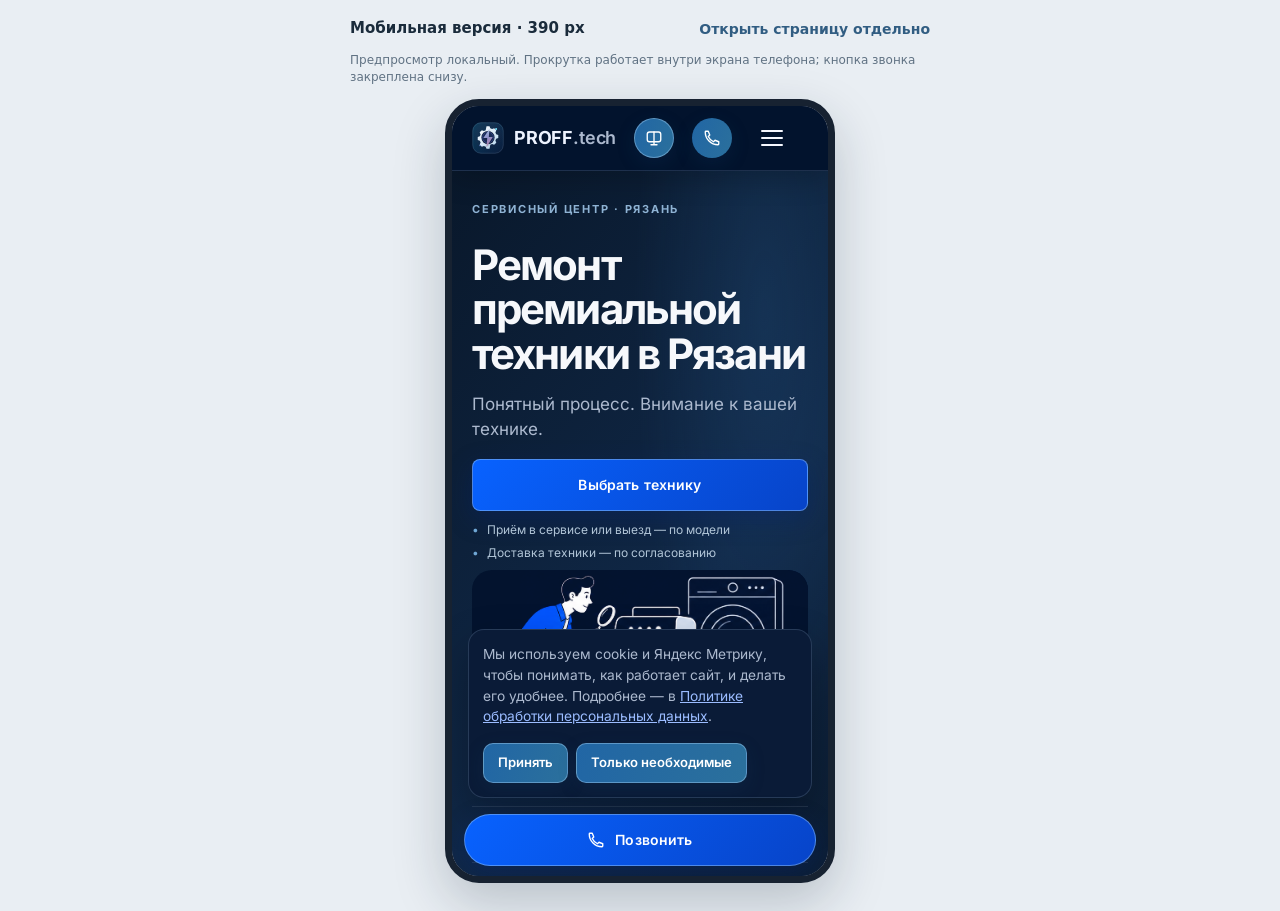
<file: mobile-physical-preview.html>
<!doctype html>
<html lang="ru">
<head>
<meta charset="utf-8">
<meta name="viewport" content="width=device-width, initial-scale=1">
<title>PROFF.tech — мобильный предпросмотр</title>
<style>
*{box-sizing:border-box}html,body{margin:0;min-height:100%;font:14px/1.45 Inter,system-ui,sans-serif;color:#1a2b3b;background:#e9eef3}
body{display:flex;flex-direction:column;align-items:center;padding:18px 14px 28px;gap:12px}
.top{width:min(100%,580px);display:flex;align-items:center;justify-content:space-between;gap:10px}
.top b{font-size:15px}.top a{color:#315d82;text-decoration:none;font-weight:600}
.note{width:min(100%,580px);color:#607283;font-size:12px}
.phone{width:min(390px,calc(100vw - 32px));height:min(844px,calc(100vh - 116px));min-height:500px;border:7px solid #172231;border-radius:34px;overflow:hidden;background:#fff;box-shadow:0 20px 52px rgba(18,38,56,.22)}
.phone iframe{display:block;width:100%;height:100%;border:0}
</style>
</head>
<body>
<div class="top"><b>Мобильная версия · 390 px</b><a href="index.html?preview=nov18#top">Открыть страницу отдельно</a></div>
<div class="note">Предпросмотр локальный. Прокрутка работает внутри экрана телефона; кнопка звонка закреплена снизу.</div>
<div class="phone"><iframe src="index.html?preview=nov18#top" title="Мобильная версия PROFF.tech"></iframe></div>
</body>
</html>
</file>
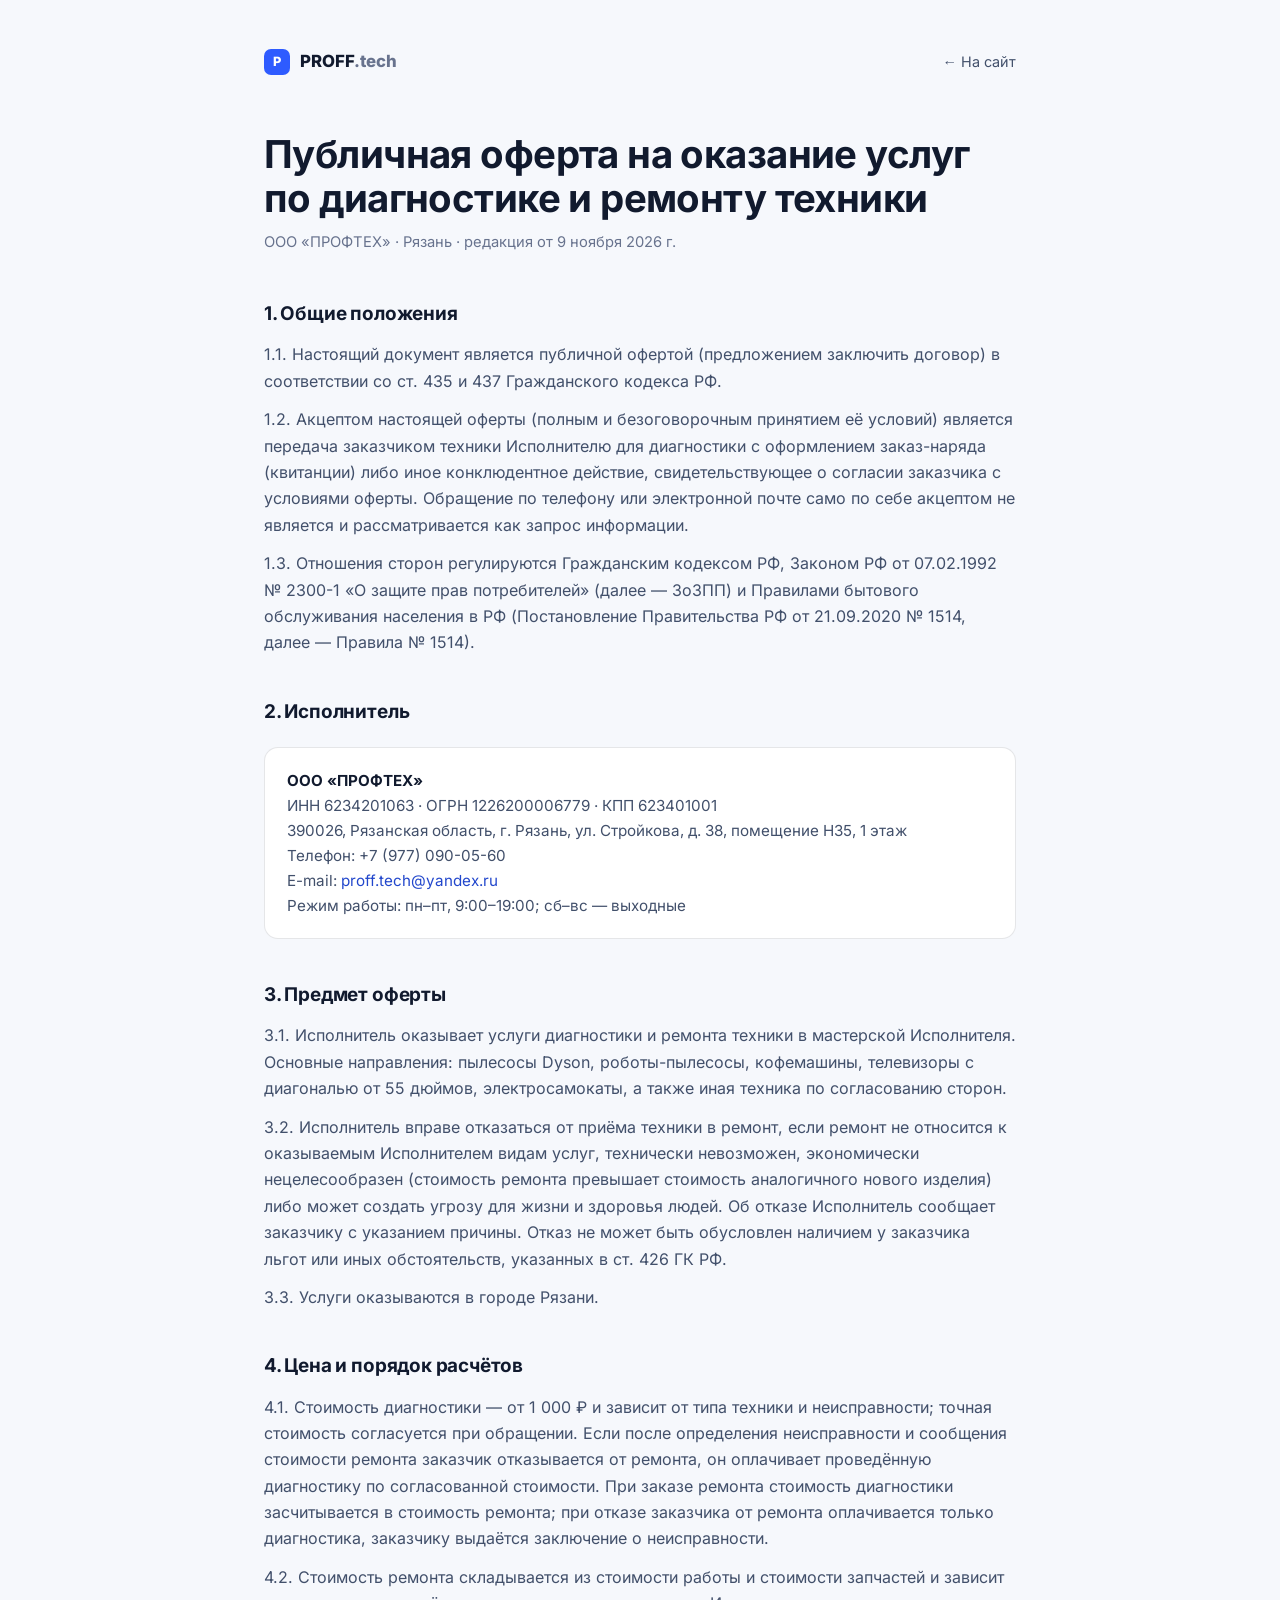
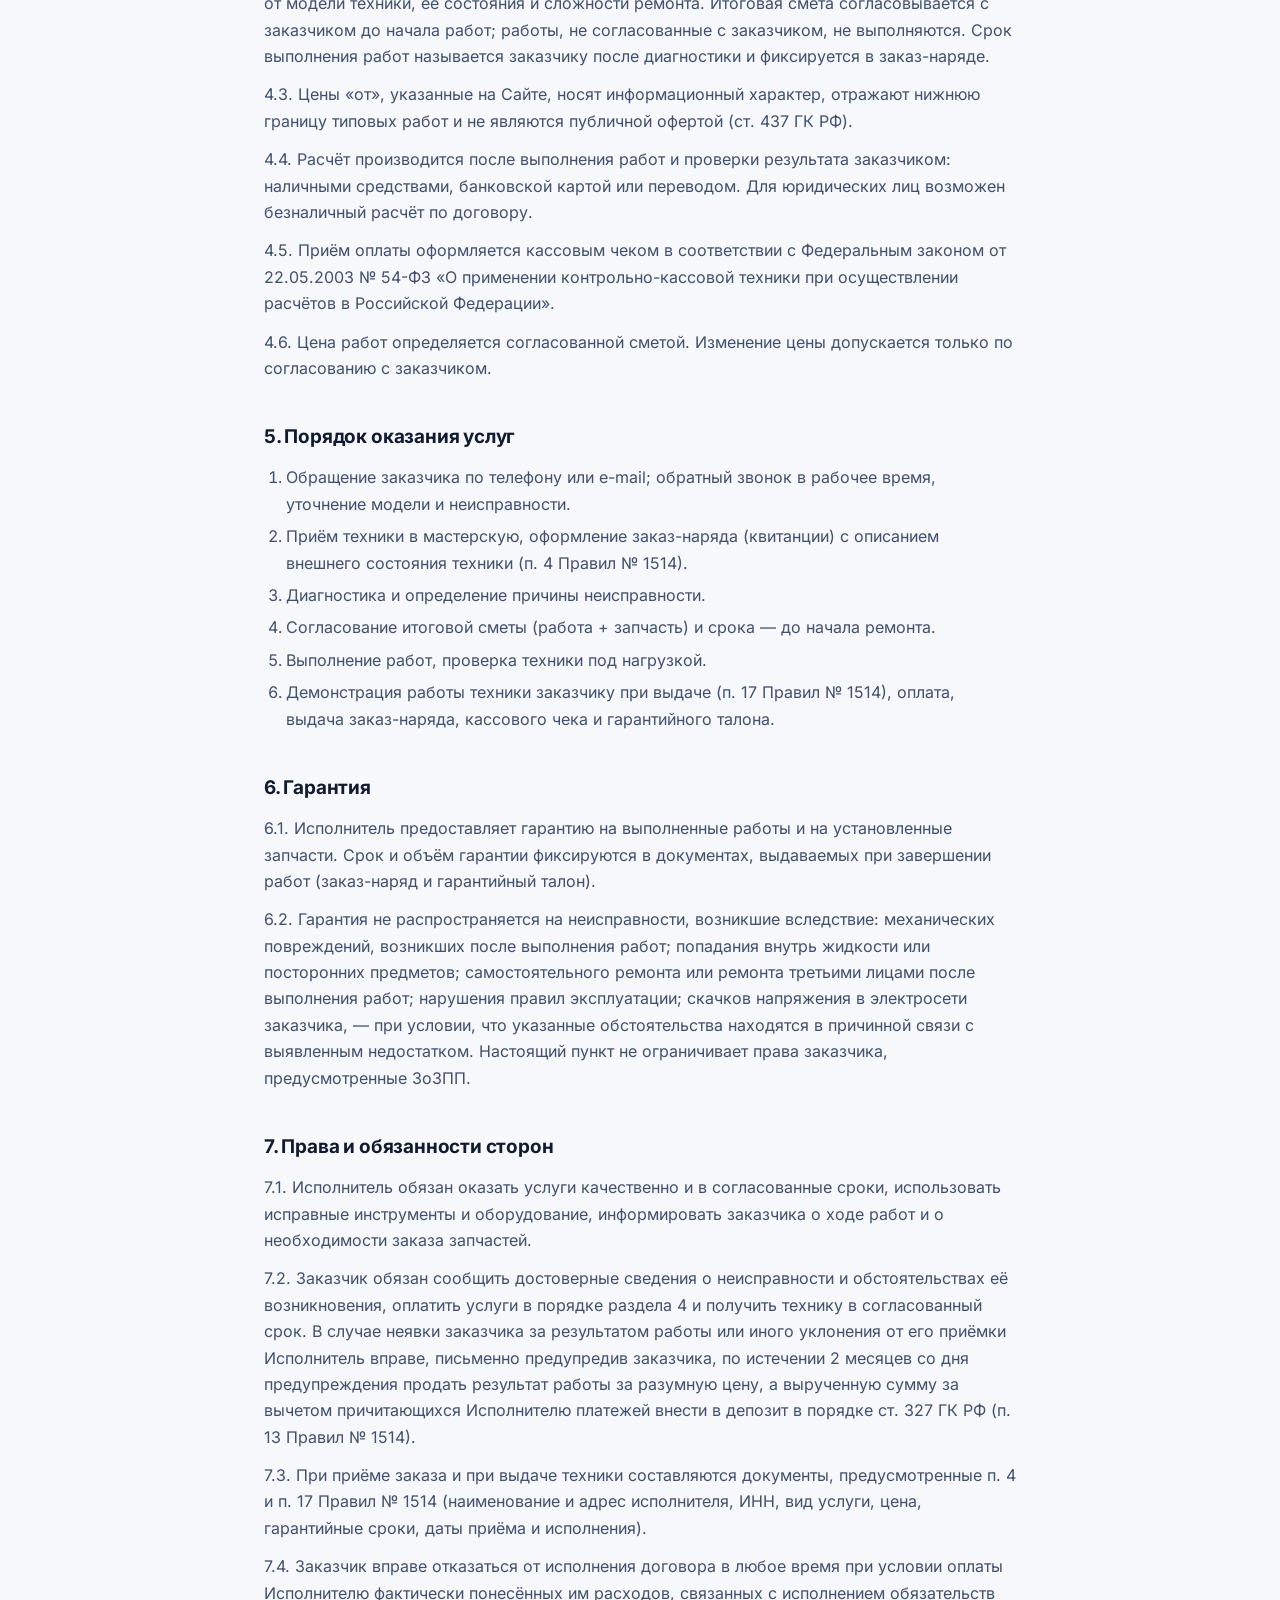
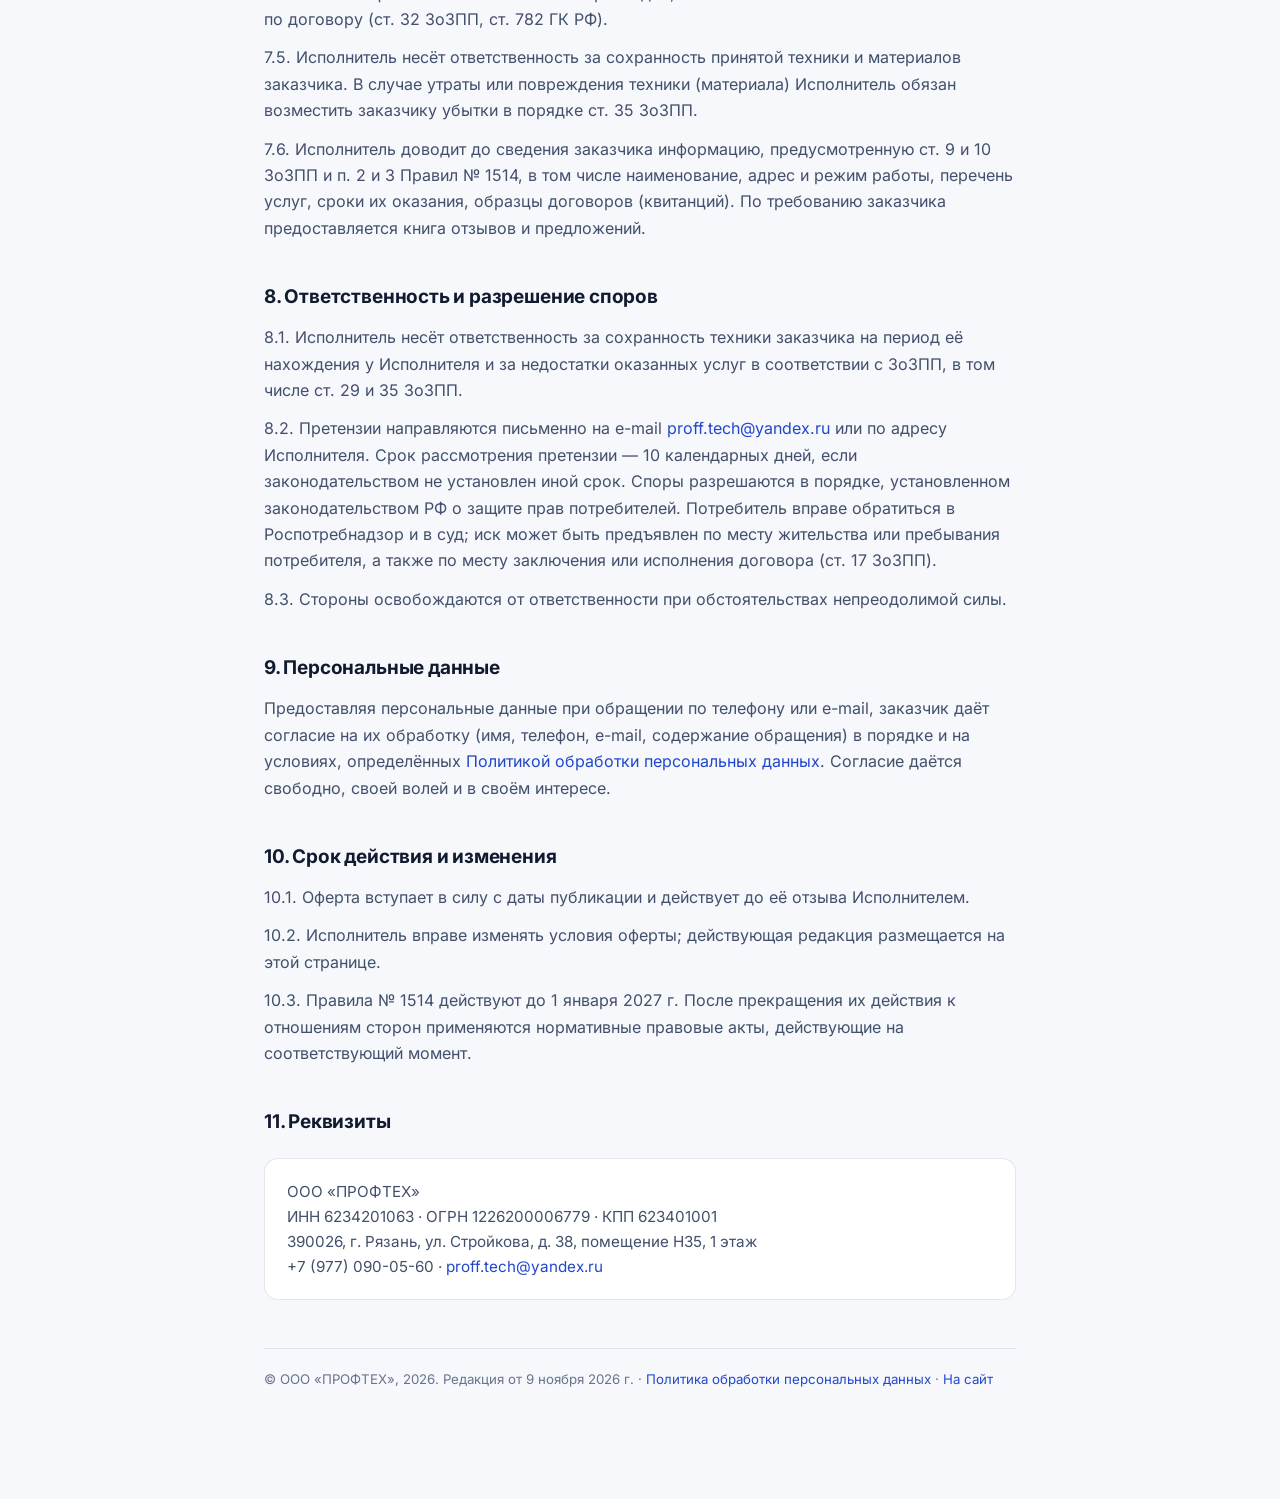
<file: offer.html>
<!doctype html>
<html lang="ru">
<head>
<meta charset="utf-8">
<meta name="viewport" content="width=device-width, initial-scale=1">
<title>Публичная оферта на услуги ремонта — PROFF.tech</title>
<meta name="description" content="Публичная оферта ООО «ПРОФТЕХ» на диагностику и ремонт премиальной бытовой техники и электроники в Рязани: Dyson, роботы-пылесосы, кофемашины, телевизоры, электросамокаты. Предмет, цена и порядок расчётов, гарантия, реквизиты.">
<meta name="theme-color" content="#0A101E">
<link rel="icon" type="image/svg+xml" href="/favicon.svg">
<link rel="icon" type="image/png" sizes="48x48" href="/favicon-48.png">
<link rel="shortcut icon" href="/favicon.ico">
<link rel="apple-touch-icon" sizes="180x180" href="/apple-touch-icon.png">
<link rel="stylesheet" href="fonts/inter.css">
<style>
:root{color-scheme:light;--bg:#F6F8FC;--surface:#FFFFFF;--line:rgba(18,28,50,.11);--text:#111A2E;--soft:#42506B;--muted:#68738E;--accent-text:#2247CC}
@media (prefers-color-scheme:dark){:root{color-scheme:dark;--bg:#0A101E;--surface:#101A2E;--line:rgba(255,255,255,.10);--text:#F2F5FA;--soft:#AAB4C8;--muted:#7C87A0;--accent-text:#8CA3FF}}
*{box-sizing:border-box;margin:0;padding:0}
body{font-family:'Inter',-apple-system,'Segoe UI',Roboto,Arial,sans-serif;background:var(--bg);color:var(--text);font-size:16px;line-height:1.65;-webkit-font-smoothing:antialiased}
a{color:var(--accent-text);text-decoration:none}
a:hover{text-decoration:underline}
.wrap{max-width:800px;margin:0 auto;padding:48px 24px 96px}
.top{display:flex;justify-content:space-between;align-items:center;gap:16px;margin-bottom:56px}
.logo{display:flex;align-items:center;gap:10px;font-weight:800;font-size:1.05rem;color:var(--text);text-decoration:none}
.logo:hover{text-decoration:none}
.mark{width:26px;height:26px;border-radius:7px;background:#2E5BFF;display:grid;place-items:center;color:#fff;font-size:.8rem;font-weight:800}
.back{color:var(--soft);font-size:.9rem}
h1{font-size:clamp(1.7rem,3.6vw,2.4rem);letter-spacing:-.015em;line-height:1.15;margin-bottom:10px}
.sub{color:var(--muted);font-size:.92rem;margin-bottom:44px}
h2{font-size:1.18rem;letter-spacing:-.01em;margin:40px 0 12px;color:var(--text)}
p{color:var(--soft);margin-bottom:12px}
p b{color:var(--text)}
ol,ul{padding-left:22px;color:var(--soft);margin-bottom:12px}
li{margin-bottom:6px}
.address{background:var(--surface);border:1px solid var(--line);border-radius:14px;padding:20px 22px;margin:20px 0 8px;color:var(--soft);font-size:.95rem}
.address b{color:var(--text)}
.doc-note{margin-top:48px;padding-top:20px;border-top:1px solid var(--line);color:var(--muted);font-size:.83rem}
:focus-visible{outline:2px solid #2E5BFF;outline-offset:2px;border-radius:6px}
</style>
</head>
<body>
<div class="wrap">
  <div class="top">
    <a class="logo" href="index.html"><span class="mark">P</span><span class="logo-name">PROFF<span style="color:var(--muted)">.tech</span></span></a>
    <a class="back" href="index.html">← На сайт</a>
  </div>

  <h1>Публичная оферта на оказание услуг по диагностике и ремонту техники</h1>
  <p class="sub">ООО «ПРОФТЕХ» · Рязань · редакция от 9 ноября 2026 г.</p>

  <h2>1. Общие положения</h2>
  <p>1.1. Настоящий документ является публичной офертой (предложением заключить договор) в соответствии со ст. 435 и 437 Гражданского кодекса РФ.</p>
  <p>1.2. Акцептом настоящей оферты (полным и безоговорочным принятием её условий) является передача заказчиком техники Исполнителю для диагностики с оформлением заказ-наряда (квитанции) либо иное конклюдентное действие, свидетельствующее о согласии заказчика с условиями оферты. Обращение по телефону или электронной почте само по себе акцептом не является и рассматривается как запрос информации.</p>
  <p>1.3. Отношения сторон регулируются Гражданским кодексом РФ, Законом РФ от 07.02.1992 № 2300-1 «О защите прав потребителей» (далее — ЗоЗПП) и Правилами бытового обслуживания населения в РФ (Постановление Правительства РФ от 21.09.2020 № 1514, далее — Правила № 1514).</p>

  <h2>2. Исполнитель</h2>
  <div class="address">
    <b>ООО «ПРОФТЕХ»</b><br>
    ИНН 6234201063 · ОГРН 1226200006779 · КПП 623401001<br>
    390026, Рязанская область, г. Рязань, ул. Стройкова, д. 38, помещение Н35, 1 этаж<br>
    Телефон: +7 (977) 090-05-60<br>
    E-mail: <a href="mailto:proff.tech@yandex.ru">proff.tech@yandex.ru</a><br>
    Режим работы: пн–пт, 9:00–19:00; сб–вс — выходные
  </div>

  <h2>3. Предмет оферты</h2>
  <p>3.1. Исполнитель оказывает услуги диагностики и ремонта техники в мастерской Исполнителя. Основные направления: пылесосы Dyson, роботы-пылесосы, кофемашины, телевизоры с диагональю от 55 дюймов, электросамокаты, а также иная техника по согласованию сторон.</p>
  <p>3.2. Исполнитель вправе отказаться от приёма техники в ремонт, если ремонт не относится к оказываемым Исполнителем видам услуг, технически невозможен, экономически нецелесообразен (стоимость ремонта превышает стоимость аналогичного нового изделия) либо может создать угрозу для жизни и здоровья людей. Об отказе Исполнитель сообщает заказчику с указанием причины. Отказ не может быть обусловлен наличием у заказчика льгот или иных обстоятельств, указанных в ст. 426 ГК РФ.</p>
  <p>3.3. Услуги оказываются в городе Рязани.</p>

  <h2>4. Цена и порядок расчётов</h2>
  <p>4.1. Стоимость диагностики — от 1 000 ₽ и зависит от типа техники и неисправности; точная стоимость согласуется при обращении. Если после определения неисправности и сообщения стоимости ремонта заказчик отказывается от ремонта, он оплачивает проведённую диагностику по согласованной стоимости. При заказе ремонта стоимость диагностики засчитывается в стоимость ремонта; при отказе заказчика от ремонта оплачивается только диагностика, заказчику выдаётся заключение о неисправности.</p>
  <p>4.2. Стоимость ремонта складывается из стоимости работы и стоимости запчастей и зависит от модели техники, её состояния и сложности ремонта. Итоговая смета согласовывается с заказчиком до начала работ; работы, не согласованные с заказчиком, не выполняются. Срок выполнения работ называется заказчику после диагностики и фиксируется в заказ-наряде.</p>
  <p>4.3. Цены «от», указанные на Сайте, носят информационный характер, отражают нижнюю границу типовых работ и не являются публичной офертой (ст. 437 ГК РФ).</p>
  <p>4.4. Расчёт производится после выполнения работ и проверки результата заказчиком: наличными средствами, банковской картой или переводом. Для юридических лиц возможен безналичный расчёт по договору.</p>
  <p>4.5. Приём оплаты оформляется кассовым чеком в соответствии с Федеральным законом от 22.05.2003 № 54-ФЗ «О применении контрольно-кассовой техники при осуществлении расчётов в Российской Федерации».</p>
  <p>4.6. Цена работ определяется согласованной сметой. Изменение цены допускается только по согласованию с заказчиком.</p>

  <h2>5. Порядок оказания услуг</h2>
  <ol>
    <li>Обращение заказчика по телефону или e-mail; обратный звонок в рабочее время, уточнение модели и неисправности.</li>
    <li>Приём техники в мастерскую, оформление заказ-наряда (квитанции) с описанием внешнего состояния техники (п. 4 Правил № 1514).</li>
    <li>Диагностика и определение причины неисправности.</li>
    <li>Согласование итоговой сметы (работа + запчасть) и срока — до начала ремонта.</li>
    <li>Выполнение работ, проверка техники под нагрузкой.</li>
    <li>Демонстрация работы техники заказчику при выдаче (п. 17 Правил № 1514), оплата, выдача заказ-наряда, кассового чека и гарантийного талона.</li>
  </ol>

  <h2>6. Гарантия</h2>
  <p>6.1. Исполнитель предоставляет гарантию на выполненные работы и на установленные запчасти. Срок и объём гарантии фиксируются в документах, выдаваемых при завершении работ (заказ-наряд и гарантийный талон).</p>
  <p>6.2. Гарантия не распространяется на неисправности, возникшие вследствие: механических повреждений, возникших после выполнения работ; попадания внутрь жидкости или посторонних предметов; самостоятельного ремонта или ремонта третьими лицами после выполнения работ; нарушения правил эксплуатации; скачков напряжения в электросети заказчика, — при условии, что указанные обстоятельства находятся в причинной связи с выявленным недостатком. Настоящий пункт не ограничивает права заказчика, предусмотренные ЗоЗПП.</p>

  <h2>7. Права и обязанности сторон</h2>
  <p>7.1. Исполнитель обязан оказать услуги качественно и в согласованные сроки, использовать исправные инструменты и оборудование, информировать заказчика о ходе работ и о необходимости заказа запчастей.</p>
  <p>7.2. Заказчик обязан сообщить достоверные сведения о неисправности и обстоятельствах её возникновения, оплатить услуги в порядке раздела 4 и получить технику в согласованный срок. В случае неявки заказчика за результатом работы или иного уклонения от его приёмки Исполнитель вправе, письменно предупредив заказчика, по истечении 2 месяцев со дня предупреждения продать результат работы за разумную цену, а вырученную сумму за вычетом причитающихся Исполнителю платежей внести в депозит в порядке ст. 327 ГК РФ (п. 13 Правил № 1514).</p>
  <p>7.3. При приёме заказа и при выдаче техники составляются документы, предусмотренные п. 4 и п. 17 Правил № 1514 (наименование и адрес исполнителя, ИНН, вид услуги, цена, гарантийные сроки, даты приёма и исполнения).</p>
  <p>7.4. Заказчик вправе отказаться от исполнения договора в любое время при условии оплаты Исполнителю фактически понесённых им расходов, связанных с исполнением обязательств по договору (ст. 32 ЗоЗПП, ст. 782 ГК РФ).</p>
  <p>7.5. Исполнитель несёт ответственность за сохранность принятой техники и материалов заказчика. В случае утраты или повреждения техники (материала) Исполнитель обязан возместить заказчику убытки в порядке ст. 35 ЗоЗПП.</p>
  <p>7.6. Исполнитель доводит до сведения заказчика информацию, предусмотренную ст. 9 и 10 ЗоЗПП и п. 2 и 3 Правил № 1514, в том числе наименование, адрес и режим работы, перечень услуг, сроки их оказания, образцы договоров (квитанций). По требованию заказчика предоставляется книга отзывов и предложений.</p>

  <h2>8. Ответственность и разрешение споров</h2>
  <p>8.1. Исполнитель несёт ответственность за сохранность техники заказчика на период её нахождения у Исполнителя и за недостатки оказанных услуг в соответствии с ЗоЗПП, в том числе ст. 29 и 35 ЗоЗПП.</p>
  <p>8.2. Претензии направляются письменно на e-mail <a href="mailto:proff.tech@yandex.ru">proff.tech@yandex.ru</a> или по адресу Исполнителя. Срок рассмотрения претензии — 10 календарных дней, если законодательством не установлен иной срок. Споры разрешаются в порядке, установленном законодательством РФ о защите прав потребителей. Потребитель вправе обратиться в Роспотребнадзор и в суд; иск может быть предъявлен по месту жительства или пребывания потребителя, а также по месту заключения или исполнения договора (ст. 17 ЗоЗПП).</p>
  <p>8.3. Стороны освобождаются от ответственности при обстоятельствах непреодолимой силы.</p>

  <h2>9. Персональные данные</h2>
  <p>Предоставляя персональные данные при обращении по телефону или e-mail, заказчик даёт согласие на их обработку (имя, телефон, e-mail, содержание обращения) в порядке и на условиях, определённых <a href="privacy.html">Политикой обработки персональных данных</a>. Согласие даётся свободно, своей волей и в своём интересе.</p>

  <h2>10. Срок действия и изменения</h2>
  <p>10.1. Оферта вступает в силу с даты публикации и действует до её отзыва Исполнителем.</p>
  <p>10.2. Исполнитель вправе изменять условия оферты; действующая редакция размещается на этой странице.</p>
  <p>10.3. Правила № 1514 действуют до 1 января 2027 г. После прекращения их действия к отношениям сторон применяются нормативные правовые акты, действующие на соответствующий момент.</p>

  <h2>11. Реквизиты</h2>
  <div class="address">
    ООО «ПРОФТЕХ»<br>
    ИНН 6234201063 · ОГРН 1226200006779 · КПП 623401001<br>
    390026, г. Рязань, ул. Стройкова, д. 38, помещение Н35, 1 этаж<br>
    +7 (977) 090-05-60 · <a href="mailto:proff.tech@yandex.ru">proff.tech@yandex.ru</a>
  </div>

  <p class="doc-note">© ООО «ПРОФТЕХ», 2026. Редакция от 9 ноября 2026 г. · <a href="privacy.html">Политика обработки персональных данных</a> · <a href="index.html">На сайт</a></p>
</div>
</body>
</html>
</file>
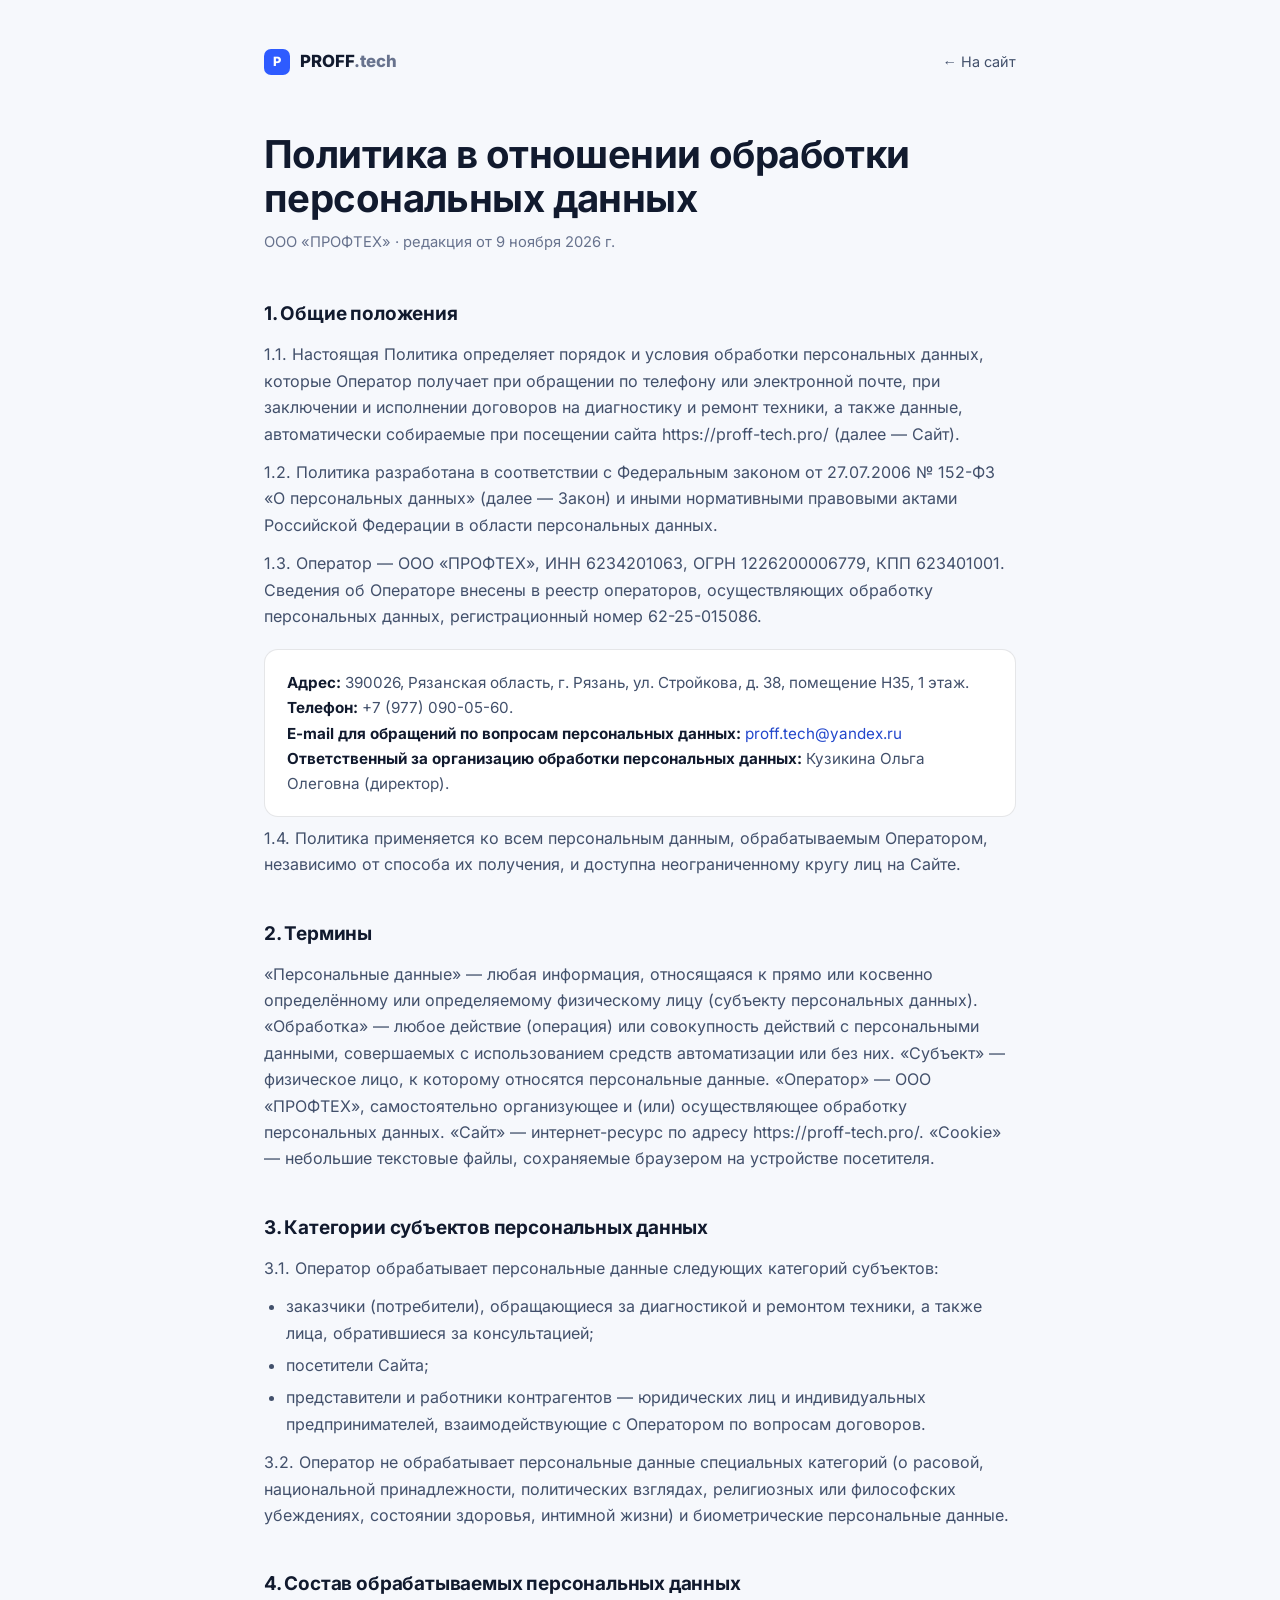
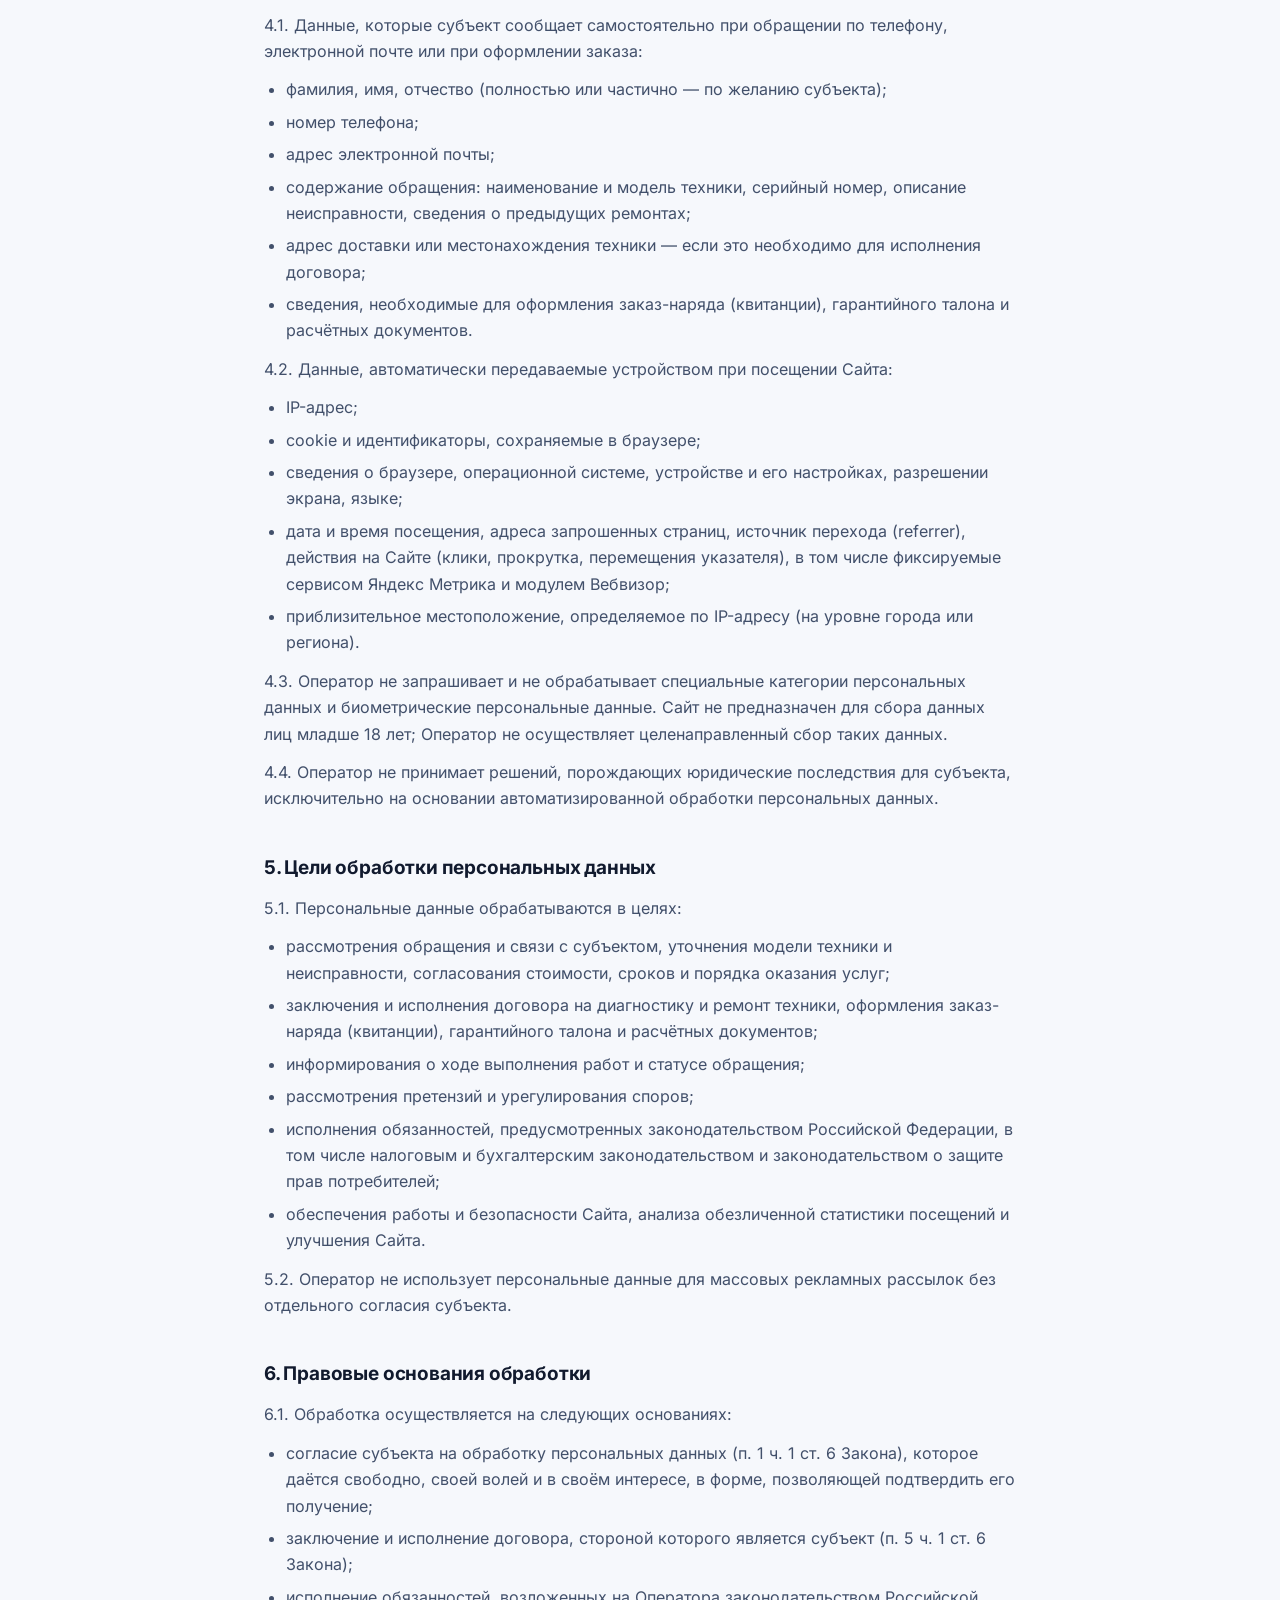
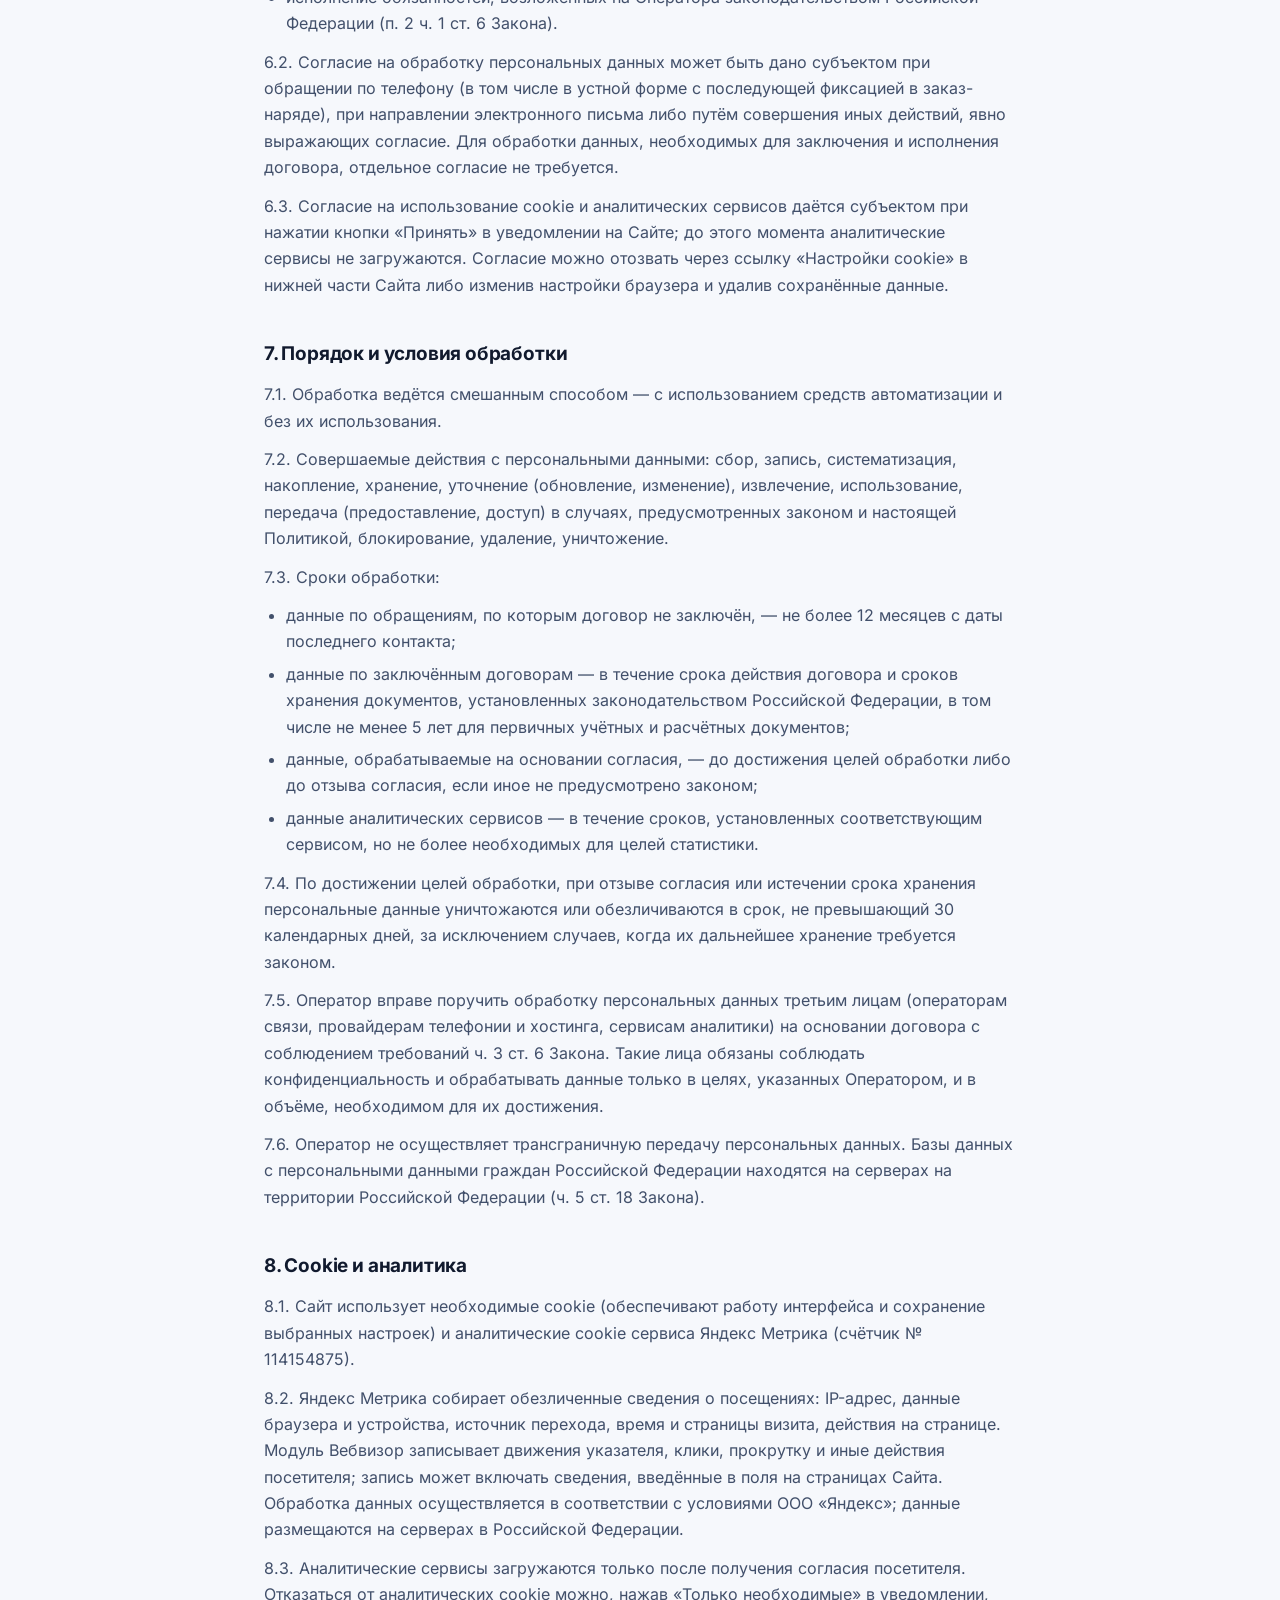
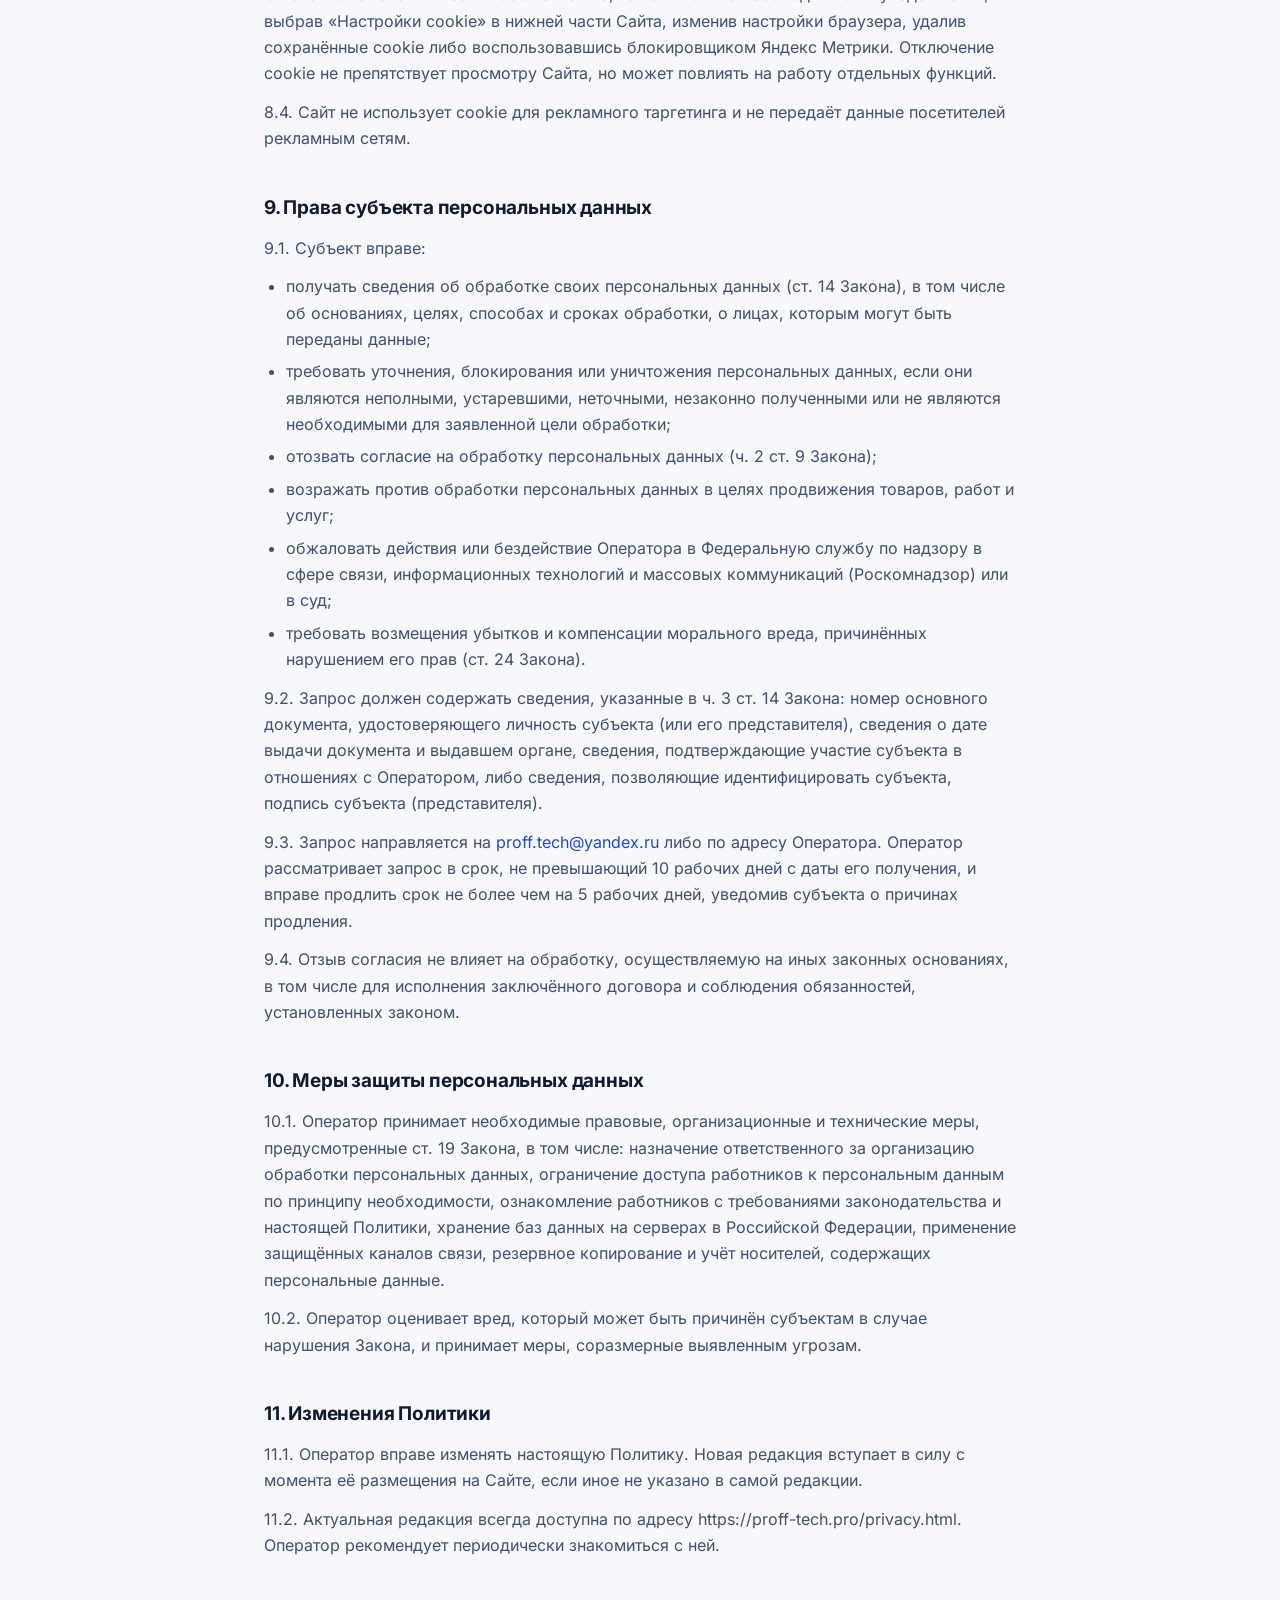
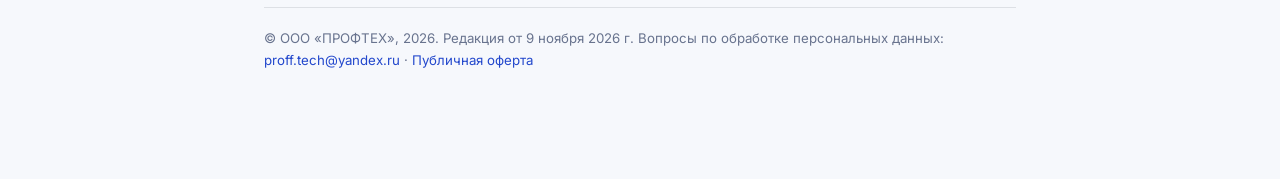
<file: privacy.html>
<!doctype html>
<html lang="ru">
<head>
<meta charset="utf-8">
<meta name="viewport" content="width=device-width, initial-scale=1">
<title>Политика обработки персональных данных — PROFF.tech</title>
<meta name="description" content="Политика ООО «ПРОФТЕХ» в отношении обработки персональных данных на сайте сервисного центра PROFF.tech: состав данных, цели, сроки, права субъекта и порядок отзыва согласия.">
<meta name="theme-color" content="#0A101E">
<link rel="icon" type="image/svg+xml" href="/favicon.svg">
<link rel="icon" type="image/png" sizes="48x48" href="/favicon-48.png">
<link rel="shortcut icon" href="/favicon.ico">
<link rel="apple-touch-icon" sizes="180x180" href="/apple-touch-icon.png">
<link rel="stylesheet" href="fonts/inter.css">
<style>
:root{color-scheme:light;--bg:#F6F8FC;--surface:#FFFFFF;--line:rgba(18,28,50,.11);--text:#111A2E;--soft:#42506B;--muted:#68738E;--accent-text:#2247CC}
@media (prefers-color-scheme:dark){:root{color-scheme:dark;--bg:#0A101E;--surface:#101A2E;--line:rgba(255,255,255,.10);--text:#F2F5FA;--soft:#AAB4C8;--muted:#7C87A0;--accent-text:#8CA3FF}}
*{box-sizing:border-box;margin:0;padding:0}
body{font-family:'Inter',-apple-system,'Segoe UI',Roboto,Arial,sans-serif;background:var(--bg);color:var(--text);font-size:16px;line-height:1.65;-webkit-font-smoothing:antialiased}
a{color:var(--accent-text);text-decoration:none}
a:hover{text-decoration:underline}
.wrap{max-width:800px;margin:0 auto;padding:48px 24px 96px}
.top{display:flex;justify-content:space-between;align-items:center;gap:16px;margin-bottom:56px}
.logo{display:flex;align-items:center;gap:10px;font-weight:800;font-size:1.05rem;color:var(--text);text-decoration:none}
.logo:hover{text-decoration:none}
.mark{width:26px;height:26px;border-radius:7px;background:#2E5BFF;display:grid;place-items:center;color:#fff;font-size:.8rem;font-weight:800}
.back{color:var(--soft);font-size:.9rem}
h1{font-size:clamp(1.7rem,3.6vw,2.4rem);letter-spacing:-.015em;line-height:1.15;margin-bottom:10px}
.sub{color:var(--muted);font-size:.92rem;margin-bottom:44px}
h2{font-size:1.18rem;letter-spacing:-.01em;margin:40px 0 12px;color:var(--text)}
p{color:var(--soft);margin-bottom:12px}
p b{color:var(--text)}
ol,ul{padding-left:22px;color:var(--soft);margin-bottom:12px}
li{margin-bottom:6px}
.address{background:var(--surface);border:1px solid var(--line);border-radius:14px;padding:20px 22px;margin:20px 0 8px;color:var(--soft);font-size:.95rem}
.address b{color:var(--text)}
.doc-note{margin-top:48px;padding-top:20px;border-top:1px solid var(--line);color:var(--muted);font-size:.83rem}
:focus-visible{outline:2px solid #2E5BFF;outline-offset:2px;border-radius:6px}
</style>
</head>
<body>
<div class="wrap">
  <div class="top">
    <a class="logo" href="index.html"><span class="mark">P</span><span class="logo-name">PROFF<span style="color:var(--muted)">.tech</span></span></a>
    <a class="back" href="index.html">← На сайт</a>
  </div>

  <h1>Политика в отношении обработки персональных данных</h1>
  <p class="sub">ООО «ПРОФТЕХ» · редакция от 9 ноября 2026 г.</p>

  <h2>1. Общие положения</h2>
  <p>1.1. Настоящая Политика определяет порядок и условия обработки персональных данных, которые Оператор получает при обращении по телефону или электронной почте, при заключении и исполнении договоров на диагностику и ремонт техники, а также данные, автоматически собираемые при посещении сайта https://proff-tech.pro/ (далее — Сайт).</p>
  <p>1.2. Политика разработана в соответствии с Федеральным законом от 27.07.2006 № 152-ФЗ «О персональных данных» (далее — Закон) и иными нормативными правовыми актами Российской Федерации в области персональных данных.</p>
  <p>1.3. Оператор — ООО «ПРОФТЕХ», ИНН 6234201063, ОГРН 1226200006779, КПП 623401001. Сведения об Операторе внесены в реестр операторов, осуществляющих обработку персональных данных, регистрационный номер 62-25-015086.</p>
  <div class="address">
    <b>Адрес:</b> 390026, Рязанская область, г. Рязань, ул. Стройкова, д. 38, помещение Н35, 1 этаж.<br>
    <b>Телефон:</b> +7 (977) 090-05-60.<br>
    <b>E-mail для обращений по вопросам персональных данных:</b> <a href="mailto:proff.tech@yandex.ru">proff.tech@yandex.ru</a><br>
    <b>Ответственный за организацию обработки персональных данных:</b> Кузикина Ольга Олеговна (директор).
  </div>
  <p>1.4. Политика применяется ко всем персональным данным, обрабатываемым Оператором, независимо от способа их получения, и доступна неограниченному кругу лиц на Сайте.</p>

  <h2>2. Термины</h2>
  <p>«Персональные данные» — любая информация, относящаяся к прямо или косвенно определённому или определяемому физическому лицу (субъекту персональных данных). «Обработка» — любое действие (операция) или совокупность действий с персональными данными, совершаемых с использованием средств автоматизации или без них. «Субъект» — физическое лицо, к которому относятся персональные данные. «Оператор» — ООО «ПРОФТЕХ», самостоятельно организующее и (или) осуществляющее обработку персональных данных. «Сайт» — интернет-ресурс по адресу https://proff-tech.pro/. «Cookie» — небольшие текстовые файлы, сохраняемые браузером на устройстве посетителя.</p>

  <h2>3. Категории субъектов персональных данных</h2>
  <p>3.1. Оператор обрабатывает персональные данные следующих категорий субъектов:</p>
  <ul>
    <li>заказчики (потребители), обращающиеся за диагностикой и ремонтом техники, а также лица, обратившиеся за консультацией;</li>
    <li>посетители Сайта;</li>
    <li>представители и работники контрагентов — юридических лиц и индивидуальных предпринимателей, взаимодействующие с Оператором по вопросам договоров.</li>
  </ul>
  <p>3.2. Оператор не обрабатывает персональные данные специальных категорий (о расовой, национальной принадлежности, политических взглядах, религиозных или философских убеждениях, состоянии здоровья, интимной жизни) и биометрические персональные данные.</p>

  <h2>4. Состав обрабатываемых персональных данных</h2>
  <p>4.1. Данные, которые субъект сообщает самостоятельно при обращении по телефону, электронной почте или при оформлении заказа:</p>
  <ul>
    <li>фамилия, имя, отчество (полностью или частично — по желанию субъекта);</li>
    <li>номер телефона;</li>
    <li>адрес электронной почты;</li>
    <li>содержание обращения: наименование и модель техники, серийный номер, описание неисправности, сведения о предыдущих ремонтах;</li>
    <li>адрес доставки или местонахождения техники — если это необходимо для исполнения договора;</li>
    <li>сведения, необходимые для оформления заказ-наряда (квитанции), гарантийного талона и расчётных документов.</li>
  </ul>
  <p>4.2. Данные, автоматически передаваемые устройством при посещении Сайта:</p>
  <ul>
    <li>IP-адрес;</li>
    <li>cookie и идентификаторы, сохраняемые в браузере;</li>
    <li>сведения о браузере, операционной системе, устройстве и его настройках, разрешении экрана, языке;</li>
    <li>дата и время посещения, адреса запрошенных страниц, источник перехода (referrer), действия на Сайте (клики, прокрутка, перемещения указателя), в том числе фиксируемые сервисом Яндекс Метрика и модулем Вебвизор;</li>
    <li>приблизительное местоположение, определяемое по IP-адресу (на уровне города или региона).</li>
  </ul>
  <p>4.3. Оператор не запрашивает и не обрабатывает специальные категории персональных данных и биометрические персональные данные. Сайт не предназначен для сбора данных лиц младше 18 лет; Оператор не осуществляет целенаправленный сбор таких данных.</p>
  <p>4.4. Оператор не принимает решений, порождающих юридические последствия для субъекта, исключительно на основании автоматизированной обработки персональных данных.</p>

  <h2>5. Цели обработки персональных данных</h2>
  <p>5.1. Персональные данные обрабатываются в целях:</p>
  <ul>
    <li>рассмотрения обращения и связи с субъектом, уточнения модели техники и неисправности, согласования стоимости, сроков и порядка оказания услуг;</li>
    <li>заключения и исполнения договора на диагностику и ремонт техники, оформления заказ-наряда (квитанции), гарантийного талона и расчётных документов;</li>
    <li>информирования о ходе выполнения работ и статусе обращения;</li>
    <li>рассмотрения претензий и урегулирования споров;</li>
    <li>исполнения обязанностей, предусмотренных законодательством Российской Федерации, в том числе налоговым и бухгалтерским законодательством и законодательством о защите прав потребителей;</li>
    <li>обеспечения работы и безопасности Сайта, анализа обезличенной статистики посещений и улучшения Сайта.</li>
  </ul>
  <p>5.2. Оператор не использует персональные данные для массовых рекламных рассылок без отдельного согласия субъекта.</p>

  <h2>6. Правовые основания обработки</h2>
  <p>6.1. Обработка осуществляется на следующих основаниях:</p>
  <ul>
    <li>согласие субъекта на обработку персональных данных (п. 1 ч. 1 ст. 6 Закона), которое даётся свободно, своей волей и в своём интересе, в форме, позволяющей подтвердить его получение;</li>
    <li>заключение и исполнение договора, стороной которого является субъект (п. 5 ч. 1 ст. 6 Закона);</li>
    <li>исполнение обязанностей, возложенных на Оператора законодательством Российской Федерации (п. 2 ч. 1 ст. 6 Закона).</li>
  </ul>
  <p>6.2. Согласие на обработку персональных данных может быть дано субъектом при обращении по телефону (в том числе в устной форме с последующей фиксацией в заказ-наряде), при направлении электронного письма либо путём совершения иных действий, явно выражающих согласие. Для обработки данных, необходимых для заключения и исполнения договора, отдельное согласие не требуется.</p>
  <p>6.3. Согласие на использование cookie и аналитических сервисов даётся субъектом при нажатии кнопки «Принять» в уведомлении на Сайте; до этого момента аналитические сервисы не загружаются. Согласие можно отозвать через ссылку «Настройки cookie» в нижней части Сайта либо изменив настройки браузера и удалив сохранённые данные.</p>

  <h2>7. Порядок и условия обработки</h2>
  <p>7.1. Обработка ведётся смешанным способом — с использованием средств автоматизации и без их использования.</p>
  <p>7.2. Совершаемые действия с персональными данными: сбор, запись, систематизация, накопление, хранение, уточнение (обновление, изменение), извлечение, использование, передача (предоставление, доступ) в случаях, предусмотренных законом и настоящей Политикой, блокирование, удаление, уничтожение.</p>
  <p>7.3. Сроки обработки:</p>
  <ul>
    <li>данные по обращениям, по которым договор не заключён, — не более 12 месяцев с даты последнего контакта;</li>
    <li>данные по заключённым договорам — в течение срока действия договора и сроков хранения документов, установленных законодательством Российской Федерации, в том числе не менее 5 лет для первичных учётных и расчётных документов;</li>
    <li>данные, обрабатываемые на основании согласия, — до достижения целей обработки либо до отзыва согласия, если иное не предусмотрено законом;</li>
    <li>данные аналитических сервисов — в течение сроков, установленных соответствующим сервисом, но не более необходимых для целей статистики.</li>
  </ul>
  <p>7.4. По достижении целей обработки, при отзыве согласия или истечении срока хранения персональные данные уничтожаются или обезличиваются в срок, не превышающий 30 календарных дней, за исключением случаев, когда их дальнейшее хранение требуется законом.</p>
  <p>7.5. Оператор вправе поручить обработку персональных данных третьим лицам (операторам связи, провайдерам телефонии и хостинга, сервисам аналитики) на основании договора с соблюдением требований ч. 3 ст. 6 Закона. Такие лица обязаны соблюдать конфиденциальность и обрабатывать данные только в целях, указанных Оператором, и в объёме, необходимом для их достижения.</p>
  <p>7.6. Оператор не осуществляет трансграничную передачу персональных данных. Базы данных с персональными данными граждан Российской Федерации находятся на серверах на территории Российской Федерации (ч. 5 ст. 18 Закона).</p>

  <h2>8. Cookie и аналитика</h2>
  <p>8.1. Сайт использует необходимые cookie (обеспечивают работу интерфейса и сохранение выбранных настроек) и аналитические cookie сервиса Яндекс Метрика (счётчик № 114154875).</p>
  <p>8.2. Яндекс Метрика собирает обезличенные сведения о посещениях: IP-адрес, данные браузера и устройства, источник перехода, время и страницы визита, действия на странице. Модуль Вебвизор записывает движения указателя, клики, прокрутку и иные действия посетителя; запись может включать сведения, введённые в поля на страницах Сайта. Обработка данных осуществляется в соответствии с условиями ООО «Яндекс»; данные размещаются на серверах в Российской Федерации.</p>
  <p>8.3. Аналитические сервисы загружаются только после получения согласия посетителя. Отказаться от аналитических cookie можно, нажав «Только необходимые» в уведомлении, выбрав «Настройки cookie» в нижней части Сайта, изменив настройки браузера, удалив сохранённые cookie либо воспользовавшись блокировщиком Яндекс Метрики. Отключение cookie не препятствует просмотру Сайта, но может повлиять на работу отдельных функций.</p>
  <p>8.4. Сайт не использует cookie для рекламного таргетинга и не передаёт данные посетителей рекламным сетям.</p>

  <h2>9. Права субъекта персональных данных</h2>
  <p>9.1. Субъект вправе:</p>
  <ul>
    <li>получать сведения об обработке своих персональных данных (ст. 14 Закона), в том числе об основаниях, целях, способах и сроках обработки, о лицах, которым могут быть переданы данные;</li>
    <li>требовать уточнения, блокирования или уничтожения персональных данных, если они являются неполными, устаревшими, неточными, незаконно полученными или не являются необходимыми для заявленной цели обработки;</li>
    <li>отозвать согласие на обработку персональных данных (ч. 2 ст. 9 Закона);</li>
    <li>возражать против обработки персональных данных в целях продвижения товаров, работ и услуг;</li>
    <li>обжаловать действия или бездействие Оператора в Федеральную службу по надзору в сфере связи, информационных технологий и массовых коммуникаций (Роскомнадзор) или в суд;</li>
    <li>требовать возмещения убытков и компенсации морального вреда, причинённых нарушением его прав (ст. 24 Закона).</li>
  </ul>
  <p>9.2. Запрос должен содержать сведения, указанные в ч. 3 ст. 14 Закона: номер основного документа, удостоверяющего личность субъекта (или его представителя), сведения о дате выдачи документа и выдавшем органе, сведения, подтверждающие участие субъекта в отношениях с Оператором, либо сведения, позволяющие идентифицировать субъекта, подпись субъекта (представителя).</p>
  <p>9.3. Запрос направляется на <a href="mailto:proff.tech@yandex.ru">proff.tech@yandex.ru</a> либо по адресу Оператора. Оператор рассматривает запрос в срок, не превышающий 10 рабочих дней с даты его получения, и вправе продлить срок не более чем на 5 рабочих дней, уведомив субъекта о причинах продления.</p>
  <p>9.4. Отзыв согласия не влияет на обработку, осуществляемую на иных законных основаниях, в том числе для исполнения заключённого договора и соблюдения обязанностей, установленных законом.</p>

  <h2>10. Меры защиты персональных данных</h2>
  <p>10.1. Оператор принимает необходимые правовые, организационные и технические меры, предусмотренные ст. 19 Закона, в том числе: назначение ответственного за организацию обработки персональных данных, ограничение доступа работников к персональным данным по принципу необходимости, ознакомление работников с требованиями законодательства и настоящей Политики, хранение баз данных на серверах в Российской Федерации, применение защищённых каналов связи, резервное копирование и учёт носителей, содержащих персональные данные.</p>
  <p>10.2. Оператор оценивает вред, который может быть причинён субъектам в случае нарушения Закона, и принимает меры, соразмерные выявленным угрозам.</p>

  <h2>11. Изменения Политики</h2>
  <p>11.1. Оператор вправе изменять настоящую Политику. Новая редакция вступает в силу с момента её размещения на Сайте, если иное не указано в самой редакции.</p>
  <p>11.2. Актуальная редакция всегда доступна по адресу https://proff-tech.pro/privacy.html. Оператор рекомендует периодически знакомиться с ней.</p>

  <p class="doc-note">© ООО «ПРОФТЕХ», 2026. Редакция от 9 ноября 2026 г. Вопросы по обработке персональных данных: <a href="mailto:proff.tech@yandex.ru">proff.tech@yandex.ru</a> · <a href="offer.html">Публичная оферта</a></p>
</div>
</body>
</html>
</file>
<file: fonts/inter.css>
/* Inter (variable), self-hosted. No requests to external font providers. */
@font-face {
  font-family: 'Inter';
  font-style: normal;
  font-display: swap;
  font-weight: 100 900;
  src: url('./inter-cyrillic-ext-wght-normal.woff2') format('woff2');
  unicode-range: U+0460-052F,U+1C80-1C8A,U+20B4,U+2DE0-2DFF,U+A640-A69F,U+FE2E-FE2F;
}
@font-face {
  font-family: 'Inter';
  font-style: normal;
  font-display: swap;
  font-weight: 100 900;
  src: url('./inter-cyrillic-wght-normal.woff2') format('woff2');
  unicode-range: U+0301,U+0400-045F,U+0490-0491,U+04B0-04B1,U+2116;
}
@font-face {
  font-family: 'Inter';
  font-style: normal;
  font-display: swap;
  font-weight: 100 900;
  src: url('./inter-latin-ext-wght-normal.woff2') format('woff2');
  unicode-range: U+0100-02BA,U+02BD-02C5,U+02C7-02CC,U+02CE-02D7,U+02DD-02FF,U+0304,U+0308,U+0329,U+1D00-1DBF,U+1E00-1E9F,U+1EF2-1EFF,U+2020,U+20A0-20AB,U+20AD-20C0,U+2113,U+2C60-2C7F,U+A720-A7FF;
}
@font-face {
  font-family: 'Inter';
  font-style: normal;
  font-display: swap;
  font-weight: 100 900;
  src: url('./inter-latin-wght-normal.woff2') format('woff2');
  unicode-range: U+0000-00FF,U+0131,U+0152-0153,U+02BB-02BC,U+02C6,U+02DA,U+02DC,U+0304,U+0308,U+0329,U+2000-206F,U+20AC,U+2122,U+2191,U+2193,U+2212,U+2215,U+FEFF,U+FFFD;
}
</file>
